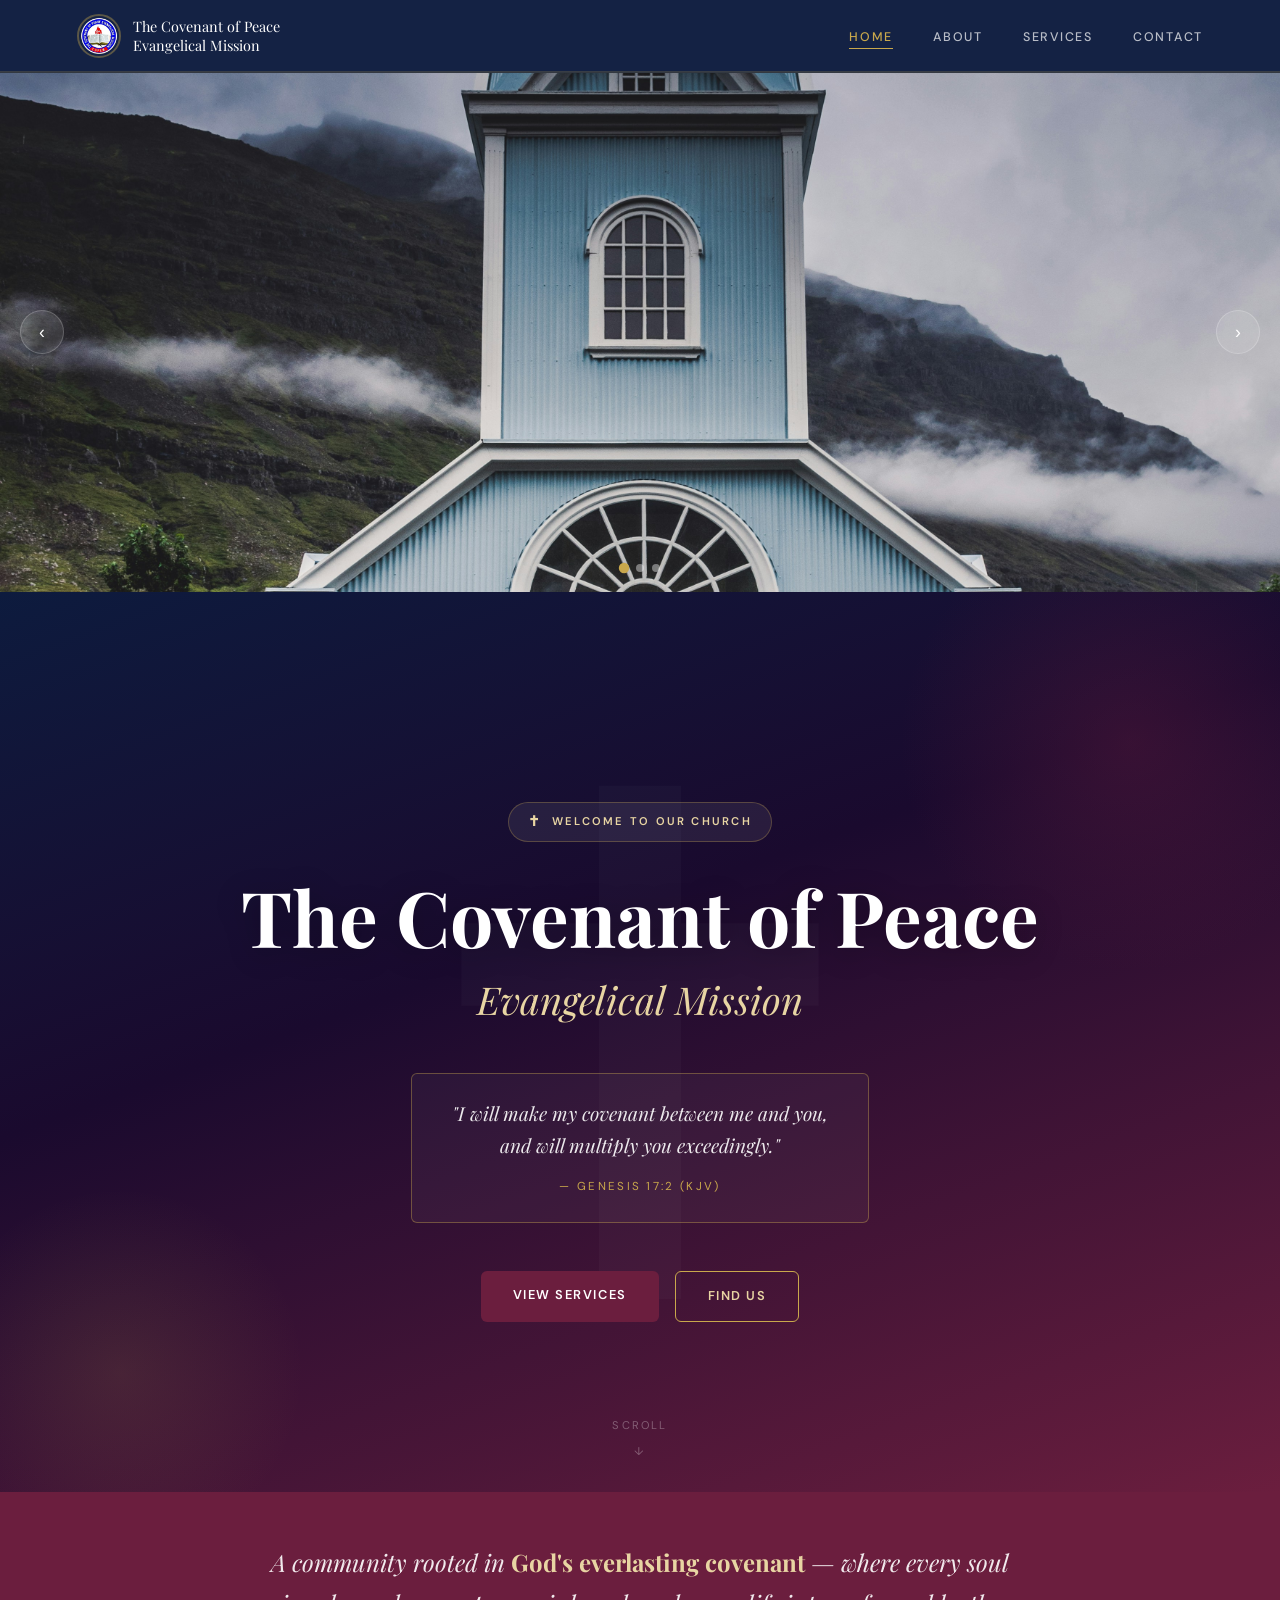
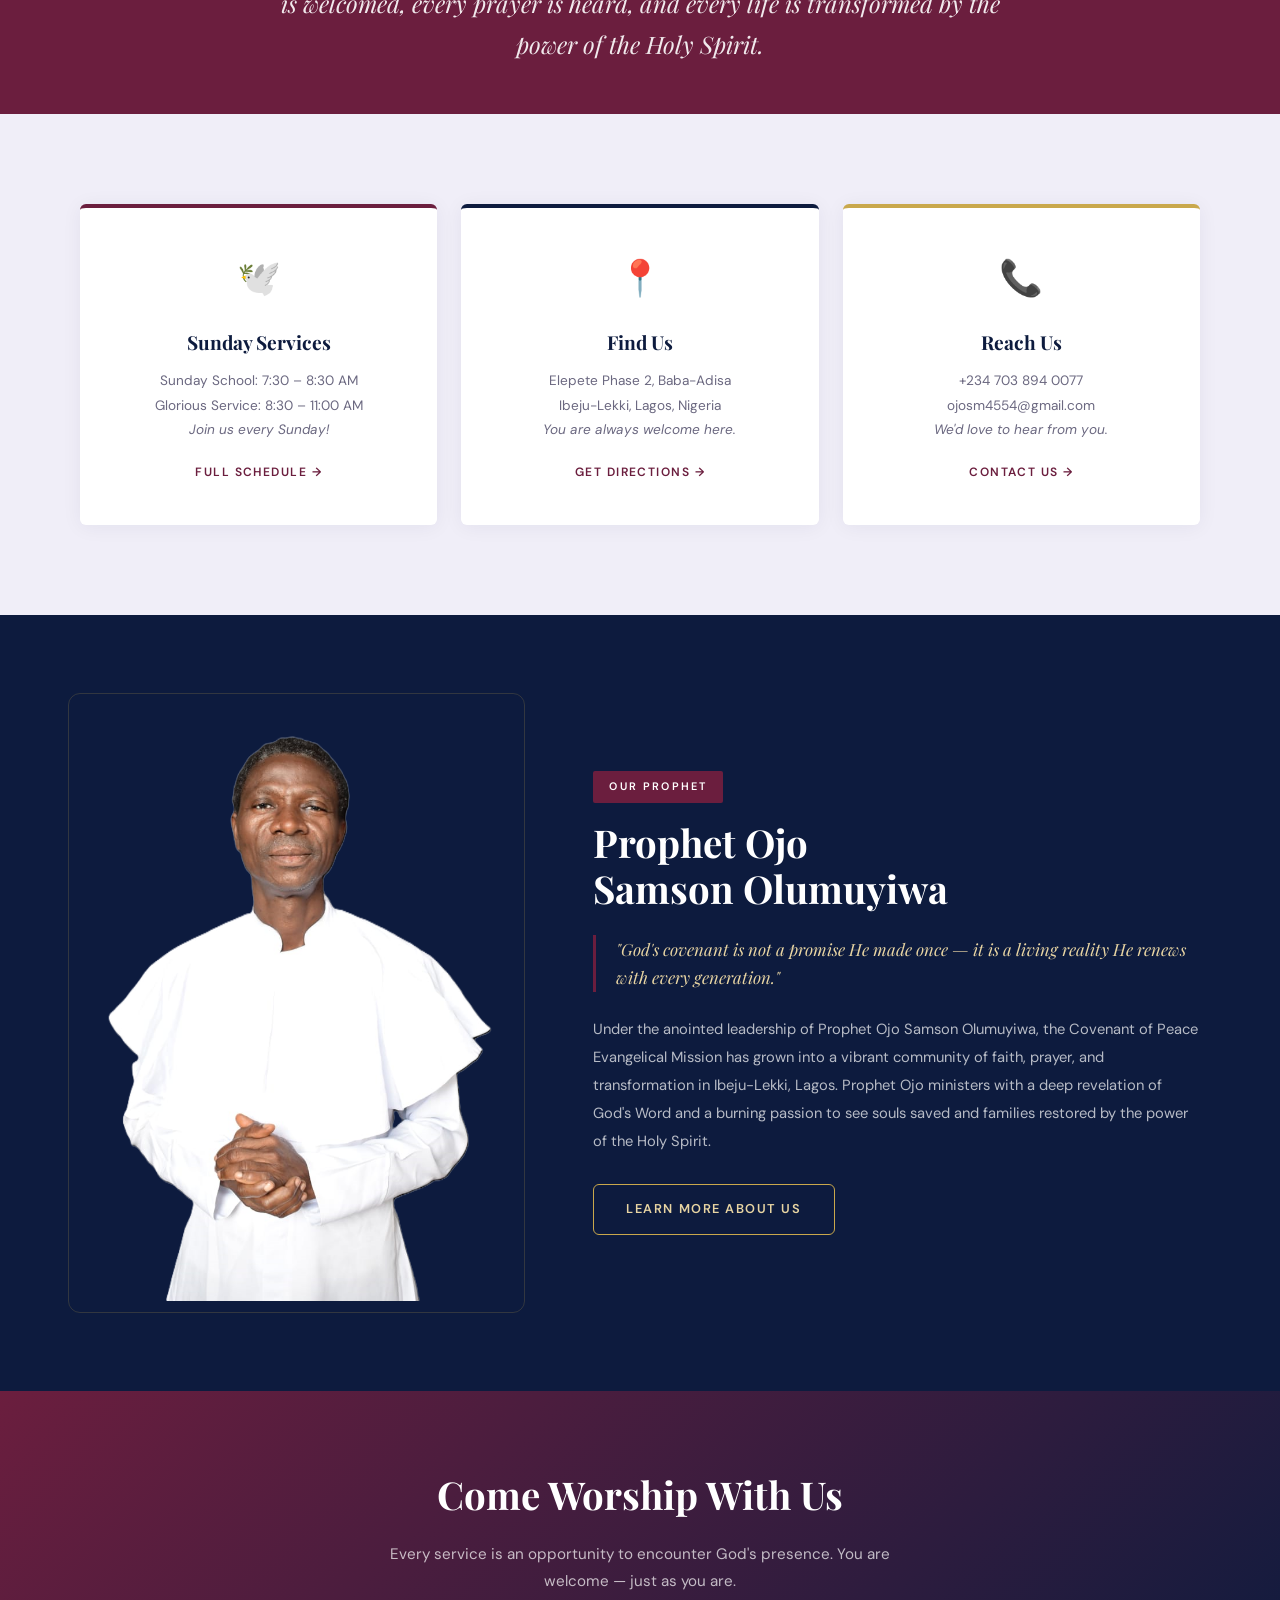
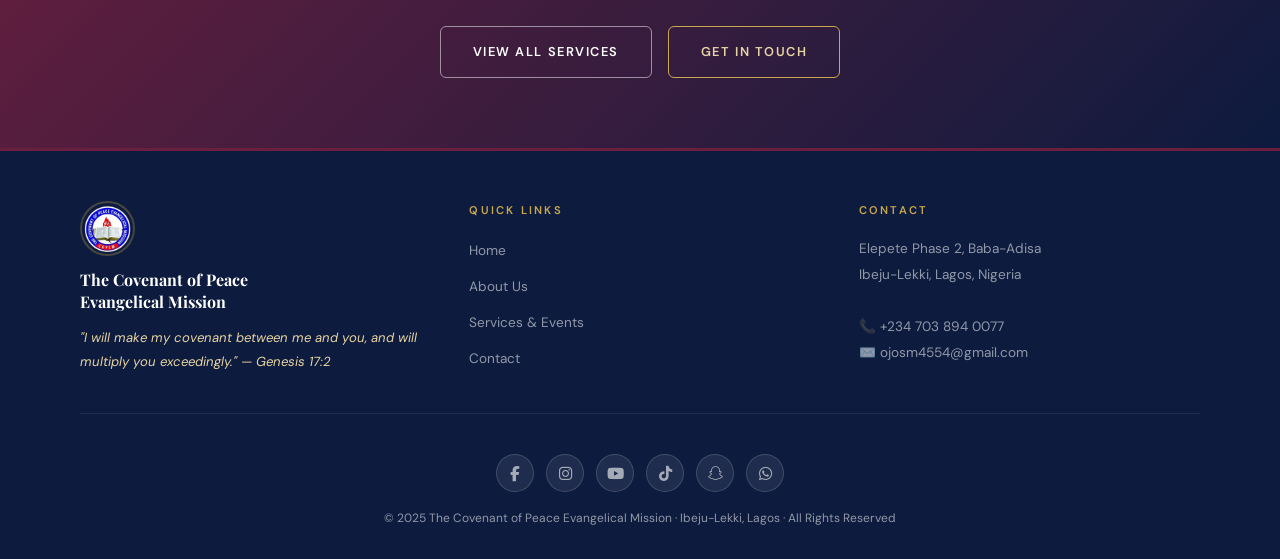
<file: index.html>
<!DOCTYPE html>
<html lang="en">

<head>
  <meta charset="UTF-8">
  <meta name="viewport" content="width=device-width, initial-scale=1.0">
  <title>Home|The Covenant of Peace Evangelical Mission</title>
  <link rel="stylesheet" href="styles.css">
  <link rel="stylesheet" href="https://cdnjs.cloudflare.com/ajax/libs/font-awesome/6.5.0/css/all.min.css">

  <style>

    .home-hero {
      min-height: 100vh;
      background: linear-gradient(160deg, var(--navy) 0%, #1a0a2e 40%, var(--wine) 100%);
      display: flex;
      flex-direction: column;
      align-items: center;
      justify-content: center;
      text-align: center;
      padding: 120px 6% 80px;
      position: relative;
      overflow: hidden;
    }

    .home-hero::before {
      content: '✝';
      position: absolute;
      font-size: 55vw;
      color: rgba(255,255,255,0.025);
      pointer-events: none;
      user-select: none;
      font-family: serif;
    }

    .hero-glow-1 {
      position: absolute;
      width: 500px; height: 500px;
      border-radius: 50%;
      background: radial-gradient(circle, rgba(107,30,62,0.35) 0%, transparent 65%);
      top: -100px; right: -100px;
      pointer-events: none;
    }

    .hero-glow-2 {
      position: absolute;
      width: 400px; height: 400px;
      border-radius: 50%;
      background: radial-gradient(circle, rgba(201,168,76,0.12) 0%, transparent 65%);
      bottom: -80px; left: -80px;
      pointer-events: none;
    }

    .hero-content { position: relative; z-index: 1; }

    .hero-badge {
      display: inline-flex;
      align-items: center;
      gap: 0.6rem;
      background: rgba(255,255,255,0.07);
      border: 1px solid rgba(201,168,76,0.3);
      border-radius: 50px;
      padding: 0.4rem 1.2rem;
      font-size: 0.7rem;
      font-weight: 600;
      letter-spacing: 0.2em;
      text-transform: uppercase;
      color: var(--gold-light);
      margin-bottom: 2rem;
    }

    .hero-badge span { font-size: 0.9rem; }

    .hero-title {
      font-family: 'Playfair Display', serif;
      font-size: clamp(2.4rem, 6vw, 5rem);
      font-weight: 700;
      color: var(--white);
      line-height: 1.1;
      margin-bottom: 0.5rem;
      text-shadow: 0 4px 30px rgba(0,0,0,0.3);
    }

    .hero-title-sub {
      font-family: 'Playfair Display', serif;
      font-size: clamp(1.4rem, 3vw, 2.4rem);
      font-weight: 400;
      font-style: italic;
      color: var(--gold-light);
      margin-bottom: 2.5rem;
    }

    .hero-verse {
      display: inline-block;
      border: 1px solid rgba(201,168,76,0.4);
      border-radius: var(--radius);
      padding: 1.4rem 2.5rem;
      max-width: 620px;
      margin: 0 auto 3rem;
      background: rgba(255,255,255,0.04);
    }

    .hero-verse blockquote {
      font-family: 'Playfair Display', serif;
      font-style: italic;
      font-size: clamp(1rem, 2vw, 1.2rem);
      color: rgba(255,255,255,0.9);
      line-height: 1.7;
      margin-bottom: 0.6rem;
    }

    .hero-verse cite {
      font-size: 0.72rem;
      letter-spacing: 0.2em;
      text-transform: uppercase;
      color: var(--gold);
      font-style: normal;
    }

    .hero-actions {
      display: flex;
      gap: 1rem;
      justify-content: center;
      flex-wrap: wrap;
    }

    .scroll-hint {
      position: absolute;
      bottom: 30px;
      left: 50%;
      transform: translateX(-50%);
      color: rgba(255,255,255,0.3);
      font-size: 0.7rem;
      letter-spacing: 0.2em;
      text-transform: uppercase;
      display: flex;
      flex-direction: column;
      align-items: center;
      gap: 0.4rem;
      animation: bounce 2s infinite;
    }

    @keyframes bounce {
      0%, 100% { transform: translateX(-50%) translateY(0); }
      50%       { transform: translateX(-50%) translateY(6px); }
    }

    .welcome-strip { background: var(--wine); padding: 50px 6%; text-align: center; }

    .welcome-strip p {
      font-family: 'Playfair Display', serif;
      font-style: italic;
      font-size: clamp(1.1rem, 2.5vw, 1.5rem);
      color: rgba(255,255,255,0.9);
      max-width: 750px;
      margin: 0 auto;
      line-height: 1.7;
    }

    .welcome-strip strong { color: var(--gold-light); font-style: normal; }

    .quickinfo { padding: var(--section-pad); background: var(--light-bg); }

    .quickinfo-grid {
      display: grid;
      grid-template-columns: repeat(3, 1fr);
      gap: 1.5rem;
      max-width: 1120px;
      margin: 0 auto;
    }

    .info-card {
      background: var(--white);
      border-radius: var(--radius);
      padding: 2.5rem 2rem;
      text-align: center;
      border-top: 4px solid var(--wine);
      box-shadow: 0 2px 20px rgba(13,27,62,0.06);
      transition: transform 0.3s ease, box-shadow 0.3s ease;
    }

    .info-card:hover { transform: translateY(-5px); box-shadow: 0 10px 40px rgba(13,27,62,0.12); }
    .info-card:nth-child(2) { border-top-color: var(--navy); }
    .info-card:nth-child(3) { border-top-color: var(--gold); }

    .info-icon { font-size: 2.2rem; margin-bottom: 1rem; }

    .info-card h3 { font-family: 'Playfair Display', serif; font-size: 1.2rem; color: var(--navy); margin-bottom: 0.6rem; }
    .info-card p { font-size: 0.85rem; color: var(--text-muted); line-height: 1.8; }

    .info-card a {
      display: inline-block;
      margin-top: 1.2rem;
      font-size: 0.75rem;
      font-weight: 600;
      letter-spacing: 0.12em;
      text-transform: uppercase;
      color: var(--wine);
      transition: color 0.3s;
    }

    .info-card a:hover { color: var(--navy); }

    .prophet-section { padding: var(--section-pad); background: var(--navy); color: var(--white); }

    .prophet-inner {
      max-width: 1120px;
      margin: 0 auto;
      display: grid;
      grid-template-columns: 1fr 1.4fr;
      gap: 5rem;
      align-items: center;
    }

    .prophet-image-wrap { position: relative; }

    .prophet-image-box {
      width: 100%;
      aspect-ratio: 3/4;
      background: linear-gradient(180deg, rgba(22,37,80,0.3) 0%, rgba(107,30,62,0.5) 100%);
      border-radius: var(--radius);
      display: flex;
      align-items: flex-end;
      justify-content: center;
      border: 1px solid rgba(201,168,76,0.2);
      overflow: hidden;
    }

    .prophet-image-wrap::after {
      content: '';
      position: absolute;
      inset: -12px;
      border: 1px solid rgba(201,168,76,0.2);
      border-radius: calc(var(--radius) + 6px);
      pointer-events: none;
    }

    .prophet-label {
      display: inline-block;
      background: var(--wine);
      color: var(--white);
      font-size: 0.68rem;
      font-weight: 600;
      letter-spacing: 0.2em;
      text-transform: uppercase;
      padding: 0.4rem 1rem;
      border-radius: 2px;
      margin-bottom: 1rem;
    }

    .prophet-name {
      font-family: 'Playfair Display', serif;
      font-size: clamp(1.8rem, 3vw, 2.6rem);
      font-weight: 700;
      color: var(--white);
      line-height: 1.2;
      margin-bottom: 1.5rem;
    }

    .prophet-quote {
      font-family: 'Playfair Display', serif;
      font-style: italic;
      font-size: 1.05rem;
      color: var(--gold-light);
      border-left: 3px solid var(--wine);
      padding-left: 1.2rem;
      margin-bottom: 1.5rem;
      line-height: 1.7;
    }

    .prophet-body { font-size: 0.92rem; color: rgba(255,255,255,0.7); line-height: 1.9; }

    .cta-banner {
      padding: 70px 6%;
      background: linear-gradient(135deg, var(--wine) 0%, var(--navy) 100%);
      text-align: center;
    }

    .cta-banner h2 { font-family: 'Playfair Display', serif; font-size: clamp(1.8rem, 3vw, 2.6rem); color: var(--white); margin-bottom: 0.8rem; }
    .cta-banner p { color: rgba(255,255,255,0.7); font-size: 0.95rem; max-width: 500px; margin: 0 auto 2rem; }
    .cta-actions { display: flex; gap: 1rem; justify-content: center; flex-wrap: wrap; }

    .navbar-logo { height: 44px; width: 44px; object-fit: contain; border-radius: 50%; border: 2px solid rgba(201,168,76,0.4); }

    .prophet-photo {
      width: 100%; height: 100%;
      object-fit: cover;
      object-position: top center;
      border-radius: var(--radius);
      display: block;
      image-rendering: high-quality;
    }

    .footer-logo { height: 55px; width: 55px; object-fit: contain; border-radius: 50%; margin-bottom: 0.8rem; border: 2px solid rgba(201,168,76,0.3); }

    @media (max-width: 768px) {
      .quickinfo-grid { grid-template-columns: 1fr; }
      .prophet-inner  { grid-template-columns: 1fr; gap: 2.5rem; }
    }

    /* ===== SLIDESHOW BANNER ===== */
.slideshow {
  position: relative;
  width: 100%;
  height: 520px;
  overflow: hidden;
  margin-top: 72px; /* clears the fixed navbar */
}

.slide {
  position: absolute;
  inset: 0;
  opacity: 0;
  transition: opacity 1.2s ease;
  background-size: cover;
  background-position: center;
  display: flex;
  align-items: center;
  justify-content: center;
}

.slide.active { opacity: 1; }

.slide-1 { background-image: url('images/slide1.jpg'); }
.slide-2 { background-image: url('images/slide2.jpg'); }
.slide-3 { background: linear-gradient(135deg, #6b1e3e, #1a0a2e); }

.slide-caption {
  text-align: center;
  color: black;
  z-index: 1;
  padding: 0 6%;
}

.slide-caption h2 {
  font-family: 'Playfair Display', serif;
  font-size: clamp(1.6rem, 4vw, 2.8rem);
  font-weight: 700;
  margin-bottom: 0.8rem;
  text-shadow: 0 2px 20px rgba(0,0,0,0.4);
}

.slide-caption p {
  font-size: clamp(0.9rem, 2vw, 1.1rem);
  color: rgba(10, 10, 10, 0.8);
  max-width: 560px;
  margin: 0 auto;
}

/* Dot indicators */
.slideshow-dots {
  position: absolute;
  bottom: 20px;
  left: 50%;
  transform: translateX(-50%);
  display: flex;
  gap: 8px;
  z-index: 2;
}

.dot {
  width: 8px; height: 8px;
  border-radius: 50%;
  background: rgba(255,255,255,0.4);
  cursor: pointer;
  transition: background 0.3s, transform 0.3s;
}

.dot.active {
  background: var(--gold);
  transform: scale(1.3);
}

/* Prev/Next arrows */
.slide-arrow {
  position: absolute;
  top: 50%;
  transform: translateY(-50%);
  background: rgba(255,255,255,0.1);
  border: 1px solid rgba(255,255,255,0.2);
  color: white;
  width: 44px; height: 44px;
  border-radius: 50%;
  font-size: 1.1rem;
  cursor: pointer;
  z-index: 2;
  transition: background 0.3s;
  display: flex;
  align-items: center;
  justify-content: center;
}

.slide-arrow:hover { background: rgba(255,255,255,0.25); }
.slide-arrow--prev { left: 20px; }
.slide-arrow--next { right: 20px; }

@media (max-width: 768px) {
  .slideshow { height: 320px; }
}
  </style>
</head>

<body>

  <nav class="navbar">
    <div class="navbar-brand">
      <img src="images/CHURCH_LOGO.png" alt="COPEM Church Logo" class="navbar-logo">
      <span class="navbar-name">The Covenant of Peace<br>Evangelical Mission</span>
    </div>
    <ul class="navbar-links">
      <li><a href="index.html" class="active">Home</a></li>
      <li><a href="about.html">About</a></li>
      <li><a href="services.html">Services</a></li>
      <li><a href="contact.html">Contact</a></li>
    </ul>
    <!-- Hamburger button — only visible on mobile -->
    <button class="hamburger" id="hamburger" aria-label="Toggle navigation menu">
      <span></span>
      <span></span>
      <span></span>
    </button>
  </nav>

  <!-- Mobile slide-down menu -->
  <div class="mobile-menu" id="mobile-menu">
    <ul>
      <li><a href="index.html" class="active">Home</a></li>
      <li><a href="about.html">About</a></li>
      <li><a href="services.html">Services</a></li>
      <li><a href="contact.html">Contact</a></li>
    </ul>
  </div>

  <!-- SLIDESHOW BANNER -->
<div class="slideshow" id="slideshow">

  <div class="slide slide-1 active"></div>

  <div class="slide slide-2"></div>

  <div class="slide slide-3"></div>

  <!-- Arrows -->
  <button class="slide-arrow slide-arrow--prev" onclick="moveSlide(-1)">‹</button>
  <button class="slide-arrow slide-arrow--next" onclick="moveSlide(1)">›</button>

  <!-- Dots -->
  <div class="slideshow-dots">
    <div class="dot active" onclick="goToSlide(0)"></div>
    <div class="dot" onclick="goToSlide(1)"></div>
    <div class="dot" onclick="goToSlide(2)"></div>
  </div>

</div>

  <section class="home-hero">
    <div class="hero-glow-1"></div>
    <div class="hero-glow-2"></div>

    <div class="hero-content">
      <div class="hero-badge animate-1">
        <span>✝</span> Welcome to Our Church
      </div>
      <h1 class="hero-title animate-2">The Covenant of Peace</h1>
      <p class="hero-title-sub animate-2">Evangelical Mission</p>

      <div class="hero-verse animate-3">
        <blockquote>
          "I will make my covenant between me and you,<br>
          and will multiply you exceedingly."
        </blockquote>
        <cite>— Genesis 17:2 (KJV)</cite>
      </div>

      <div class="hero-actions animate-4">
        <a href="services.html" class="btn btn--wine">View Services</a>
        <a href="contact.html" class="btn btn--outline-gold">Find Us</a>
      </div>
    </div>

    <div class="scroll-hint">
      <span>Scroll</span>
      <span>↓</span>
    </div>
  </section>

  <div class="welcome-strip">
    <p>
      A community rooted in <strong>God's everlasting covenant</strong> —
      where every soul is welcomed, every prayer is heard, and every life is transformed
      by the power of the Holy Spirit.
    </p>
  </div>

  <section class="quickinfo">
    <div class="quickinfo-grid">
      <div class="info-card animate-1">
        <div class="info-icon">🕊️</div>
        <h3>Sunday Services</h3>
        <p>Sunday School: 7:30 – 8:30 AM<br>Glorious Service: 8:30 – 11:00 AM<br><em>Join us every Sunday!</em></p>
        <a href="services.html">Full Schedule →</a>
      </div>
      <div class="info-card animate-2">
        <div class="info-icon">📍</div>
        <h3>Find Us</h3>
        <p>Elepete Phase 2, Baba-Adisa<br>Ibeju-Lekki, Lagos, Nigeria<br><em>You are always welcome here.</em></p>
        <a href="contact.html">Get Directions →</a>
      </div>
      <div class="info-card animate-3">
        <div class="info-icon">📞</div>
        <h3>Reach Us</h3>
        <p>+234 703 894 0077<br>ojosm4554@gmail.com<br><em>We'd love to hear from you.</em></p>
        <a href="contact.html">Contact Us →</a>
      </div>
    </div>
  </section>

  <section class="prophet-section">
    <div class="prophet-inner">
      <div class="prophet-image-wrap animate-1">
        <img src="images/PROPHET_OJO.png" alt="Prophet Ojo Samson Olumuyiwa" class="prophet-photo">
      </div>
      <div class="animate-2">
        <span class="prophet-label">Our Prophet</span>
        <h2 class="prophet-name">Prophet Ojo<br>Samson Olumuyiwa</h2>
        <blockquote class="prophet-quote">
          "God's covenant is not a promise He made once —
          it is a living reality He renews with every generation."
        </blockquote>
        <p class="prophet-body">
          Under the anointed leadership of Prophet Ojo Samson Olumuyiwa,
          the Covenant of Peace Evangelical Mission has grown into a vibrant
          community of faith, prayer, and transformation in Ibeju-Lekki, Lagos.
          Prophet Ojo ministers with a deep revelation of God's Word and a burning
          passion to see souls saved and families restored by the power of the Holy Spirit.
        </p>
        <br>
        <a href="about.html" class="btn btn--outline-gold">Learn More About Us</a>
      </div>
    </div>
  </section>

  <section class="cta-banner">
    <h2>Come Worship With Us</h2>
    <p>Every service is an opportunity to encounter God's presence. You are welcome — just as you are.</p>
    <div class="cta-actions">
      <a href="services.html" class="btn btn--outline-white">View All Services</a>
      <a href="contact.html" class="btn btn--outline-gold">Get In Touch</a>
    </div>
  </section>

  <footer class="footer">
    <div class="footer-grid">
      <div class="footer-brand">
        <img src="images/CHURCH_LOGO.png" alt="COPEM Logo" class="footer-logo">
        <h3>The Covenant of Peace<br>Evangelical Mission</h3>
        <p>"I will make my covenant between me and you, and will multiply you exceedingly." — Genesis 17:2</p>
      </div>
      <div class="footer-col">
        <h4>Quick Links</h4>
        <ul>
          <li><a href="index.html">Home</a></li>
          <li><a href="about.html">About Us</a></li>
          <li><a href="services.html">Services & Events</a></li>
          <li><a href="contact.html">Contact</a></li>
        </ul>
      </div>
      <div class="footer-col">
        <h4>Contact</h4>
        <p>Elepete Phase 2, Baba-Adisa<br>Ibeju-Lekki, Lagos, Nigeria<br><br>📞 +234 703 894 0077<br>✉️ ojosm4554@gmail.com</p>
      </div>
    </div>
<div class="footer-bottom">
  <div class="social-icons">
    <a href="#" class="social-icon" aria-label="Facebook"><i class="fab fa-facebook-f"></i></a>
    <a href="#" class="social-icon" aria-label="Instagram"><i class="fab fa-instagram"></i></a>
    <a href="#" class="social-icon" aria-label="YouTube"><i class="fab fa-youtube"></i></a>
    <a href="#" class="social-icon" aria-label="TikTok"><i class="fab fa-tiktok"></i></a>
    <a href="#" class="social-icon" aria-label="Snapchat"><i class="fab fa-snapchat"></i></a>
    <a href="https://wa.me/2347038940077" class="social-icon" aria-label="WhatsApp"><i class="fab fa-whatsapp"></i></a>
  </div>
    <p>© 2025 The Covenant of Peace Evangelical Mission · Ibeju-Lekki, Lagos · All Rights Reserved</p>
  </div>
  </footer>

  <script>
    const hamburger = document.getElementById('hamburger');
    const mobileMenu = document.getElementById('mobile-menu');

    hamburger.addEventListener('click', () => {
      hamburger.classList.toggle('open');
      mobileMenu.classList.toggle('open');
    });

    // Close menu when any link is clicked
    mobileMenu.querySelectorAll('a').forEach(link => {
      link.addEventListener('click', () => {
        hamburger.classList.remove('open');
        mobileMenu.classList.remove('open');
      });
    });

    // Slideshow
const slides = document.querySelectorAll('.slide');
const dots = document.querySelectorAll('.dot');
let current = 0;
let timer = setInterval(() => moveSlide(1), 8000);

function moveSlide(dir) {
  goToSlide((current + dir + slides.length) % slides.length);
}

function goToSlide(n) {
  slides[current].classList.remove('active');
  dots[current].classList.remove('active');
  current = n;
  slides[current].classList.add('active');
  dots[current].classList.add('active');
  clearInterval(timer);
  timer = setInterval(() => moveSlide(1), 8000);
}
  </script>

</body>
</html>
</file>
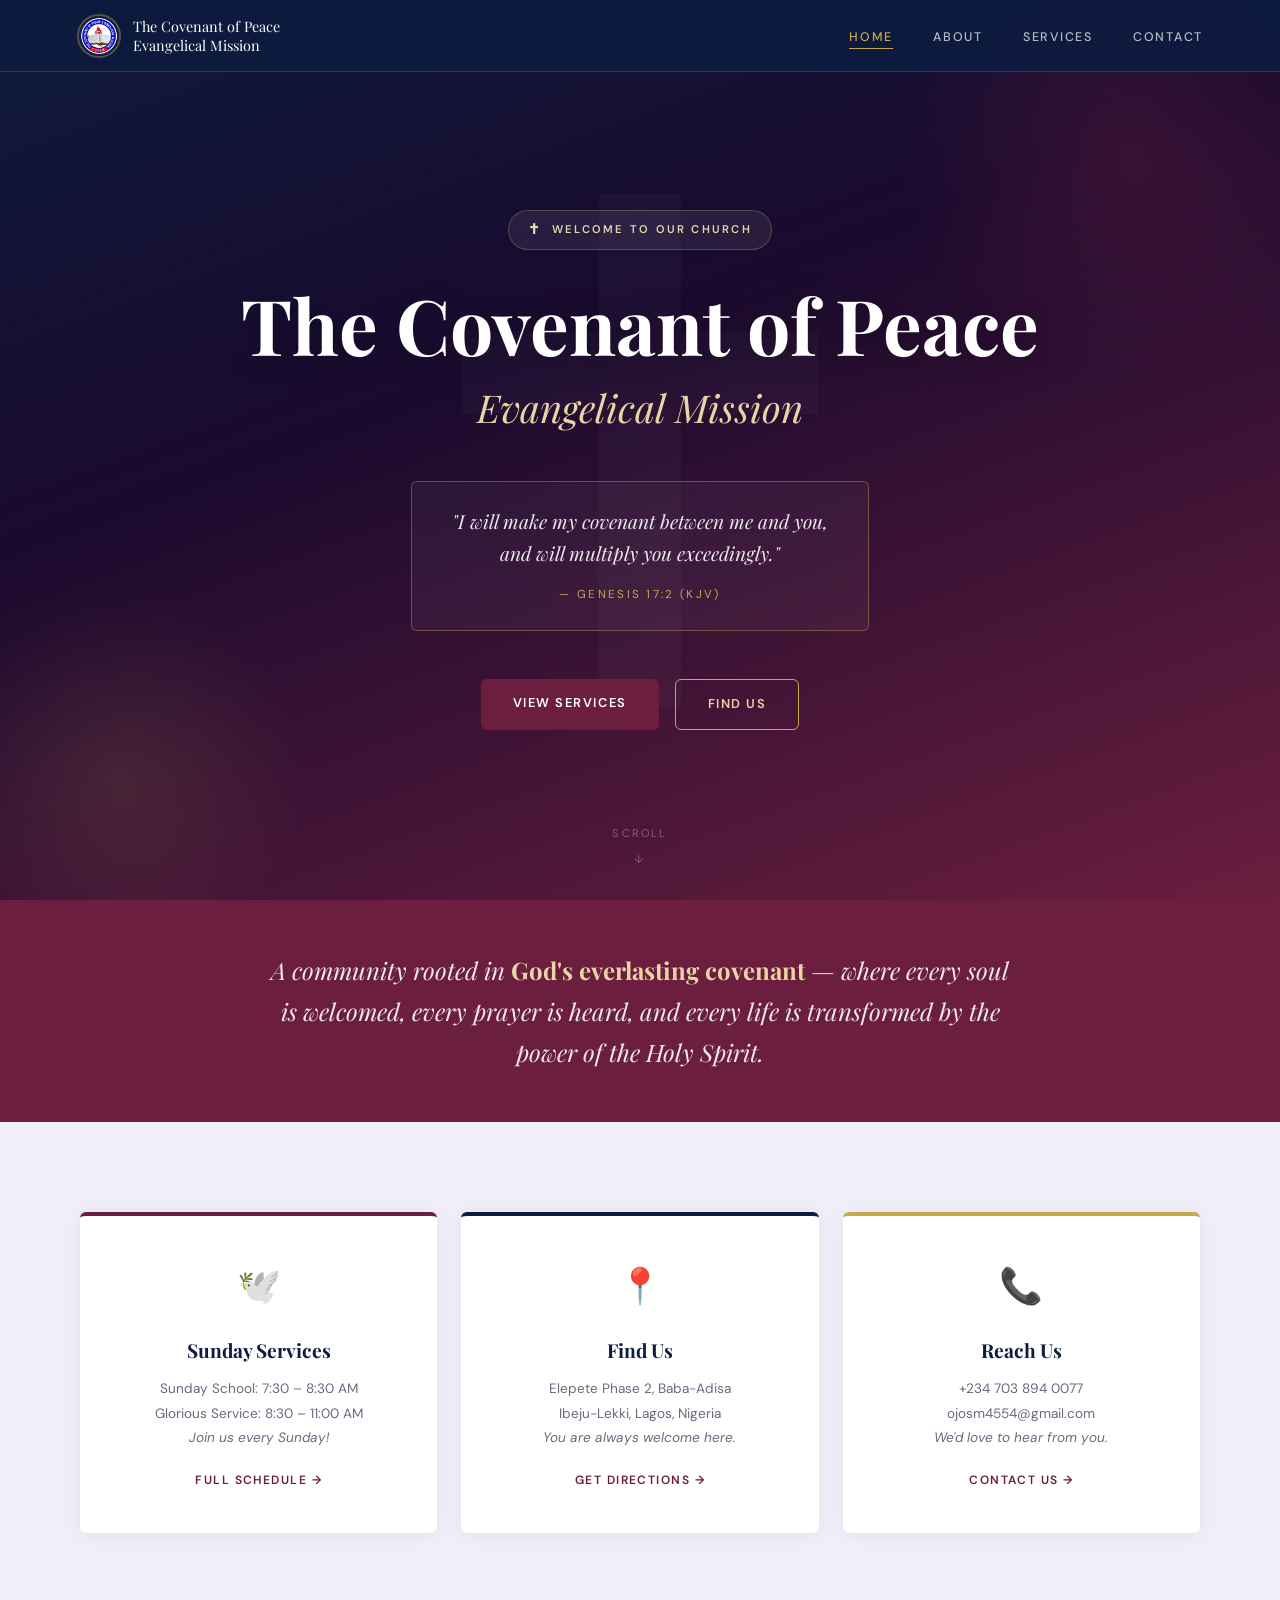
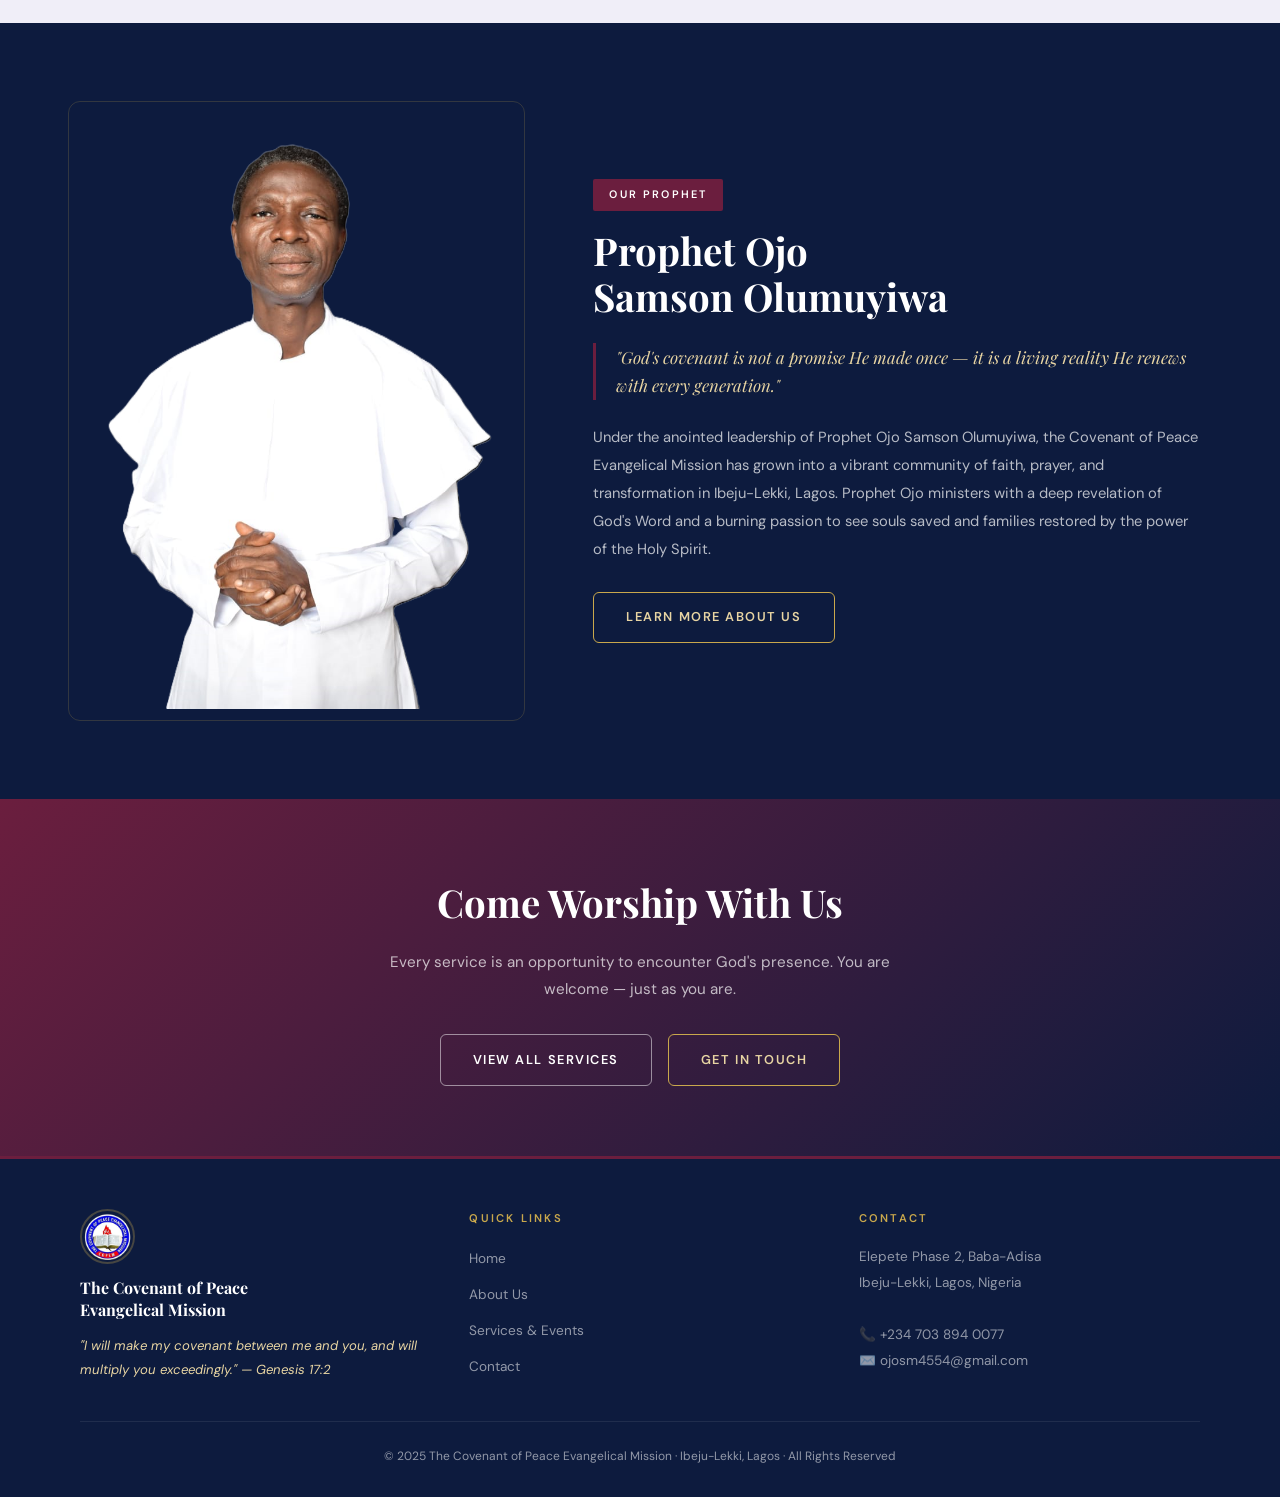
<file: church-site/index.html>
<!DOCTYPE html>
<html lang="en">

<head>
  <meta charset="UTF-8">
  <meta name="viewport" content="width=device-width, initial-scale=1.0">
  <title>Home — The Covenant of Peace Evangelical Mission</title>

  <!--
    rel="stylesheet" links our external CSS file.
    The browser loads styles.css and applies all
    the rules we wrote there to this page.
  -->
  <link rel="stylesheet" href="styles.css">

  <!--
    Page-specific styles go here.
    Only the HOME page needs these rules,
    so we keep them separate from styles.css
  -->
  <style>

    /* ===== HERO SECTION =====
       The full-screen banner on the home page.
       100vh = 100% of the visible screen height.
    */
    .home-hero {
      min-height: 100vh;
      background: linear-gradient(160deg, var(--navy) 0%, #1a0a2e 40%, var(--wine) 100%);
      display: flex;
      flex-direction: column;  /* Stack children vertically */
      align-items: center;     /* Center horizontally */
      justify-content: center; /* Center vertically */
      text-align: center;
      padding: 120px 6% 80px;
      position: relative;
      overflow: hidden;
    }

    /* Large decorative cross watermark in the background */
    .home-hero::before {
      content: '✝';
      position: absolute;
      font-size: 55vw;  /* vw = viewport width — scales with screen */
      color: rgba(255,255,255,0.025);
      pointer-events: none; /* Clicks pass through this element */
      user-select: none;    /* Can't be selected/copied */
      font-family: serif;
    }

    /* Glowing orbs — purely decorative atmosphere */
    .hero-glow-1 {
      position: absolute;
      width: 500px;
      height: 500px;
      border-radius: 50%;
      background: radial-gradient(circle, rgba(107,30,62,0.35) 0%, transparent 65%);
      top: -100px; right: -100px;
      pointer-events: none;
    }

    .hero-glow-2 {
      position: absolute;
      width: 400px;
      height: 400px;
      border-radius: 50%;
      background: radial-gradient(circle, rgba(201,168,76,0.12) 0%, transparent 65%);
      bottom: -80px; left: -80px;
      pointer-events: none;
    }

    /* The content sits above the decorative layers */
    .hero-content {
      position: relative;
      z-index: 1;
    }

    .hero-badge {
      display: inline-flex;
      align-items: center;
      gap: 0.6rem;
      background: rgba(255,255,255,0.07);
      border: 1px solid rgba(201,168,76,0.3);
      border-radius: 50px; /* Pill shape */
      padding: 0.4rem 1.2rem;
      font-size: 0.7rem;
      font-weight: 600;
      letter-spacing: 0.2em;
      text-transform: uppercase;
      color: var(--gold-light);
      margin-bottom: 2rem;
    }

    .hero-badge span { font-size: 0.9rem; }

    /* Main church name — the biggest text on the page */
    .hero-title {
      font-family: 'Playfair Display', serif;
      font-size: clamp(2.4rem, 6vw, 5rem);
      font-weight: 700;
      color: var(--white);
      line-height: 1.1;
      margin-bottom: 0.5rem;
      text-shadow: 0 4px 30px rgba(0,0,0,0.3);
    }

    .hero-title-sub {
      font-family: 'Playfair Display', serif;
      font-size: clamp(1.4rem, 3vw, 2.4rem);
      font-weight: 400;
      font-style: italic;
      color: var(--gold-light);
      margin-bottom: 2.5rem;
    }

    /* The gold decorative border around the Bible verse */
    .hero-verse {
      display: inline-block;
      border: 1px solid rgba(201,168,76,0.4);
      border-radius: var(--radius);
      padding: 1.4rem 2.5rem;
      max-width: 620px;
      margin: 0 auto 3rem;
      background: rgba(255,255,255,0.04);
    }

    .hero-verse blockquote {
      font-family: 'Playfair Display', serif;
      font-style: italic;
      font-size: clamp(1rem, 2vw, 1.2rem);
      color: rgba(255,255,255,0.9);
      line-height: 1.7;
      margin-bottom: 0.6rem;
    }

    .hero-verse cite {
      font-size: 0.72rem;
      letter-spacing: 0.2em;
      text-transform: uppercase;
      color: var(--gold);
      font-style: normal;
    }

    /* Two side-by-side buttons */
    .hero-actions {
      display: flex;
      gap: 1rem;
      justify-content: center;
      flex-wrap: wrap; /* Wrap on small screens */
    }

    /* Scroll indicator arrow at bottom of hero */
    .scroll-hint {
      position: absolute;
      bottom: 30px;
      left: 50%;
      transform: translateX(-50%);
      color: rgba(255,255,255,0.3);
      font-size: 0.7rem;
      letter-spacing: 0.2em;
      text-transform: uppercase;
      display: flex;
      flex-direction: column;
      align-items: center;
      gap: 0.4rem;
      animation: bounce 2s infinite;
    }

    @keyframes bounce {
      0%, 100% { transform: translateX(-50%) translateY(0); }
      50%       { transform: translateX(-50%) translateY(6px); }
    }

    /* ===== WELCOME STRIP =====
       A short bold statement section
    */
    .welcome-strip {
      background: var(--wine);
      padding: 50px 6%;
      text-align: center;
    }

    .welcome-strip p {
      font-family: 'Playfair Display', serif;
      font-style: italic;
      font-size: clamp(1.1rem, 2.5vw, 1.5rem);
      color: rgba(255,255,255,0.9);
      max-width: 750px;
      margin: 0 auto;
      line-height: 1.7;
    }

    .welcome-strip strong {
      color: var(--gold-light);
      font-style: normal;
    }

    /* ===== QUICK INFO CARDS ===== */
    .quickinfo {
      padding: var(--section-pad);
      background: var(--light-bg);
    }

    /* CSS Grid: 3 equal columns */
    .quickinfo-grid {
      display: grid;
      grid-template-columns: repeat(3, 1fr);
      gap: 1.5rem;
      max-width: 1120px;
      margin: 0 auto;
    }

    .info-card {
      background: var(--white);
      border-radius: var(--radius);
      padding: 2.5rem 2rem;
      text-align: center;
      border-top: 4px solid var(--wine);
      /* box-shadow adds a subtle drop shadow */
      box-shadow: 0 2px 20px rgba(13,27,62,0.06);
      transition: transform 0.3s ease, box-shadow 0.3s ease;
    }

    .info-card:hover {
      transform: translateY(-5px);
      box-shadow: 0 10px 40px rgba(13,27,62,0.12);
    }

    .info-card:nth-child(2) { border-top-color: var(--navy); }
    .info-card:nth-child(3) { border-top-color: var(--gold); }
    /* nth-child targets specific children by position */

    .info-icon {
      font-size: 2.2rem;
      margin-bottom: 1rem;
    }

    .info-card h3 {
      font-family: 'Playfair Display', serif;
      font-size: 1.2rem;
      color: var(--navy);
      margin-bottom: 0.6rem;
    }

    .info-card p {
      font-size: 0.85rem;
      color: var(--text-muted);
      line-height: 1.8;
    }

    .info-card a {
      display: inline-block;
      margin-top: 1.2rem;
      font-size: 0.75rem;
      font-weight: 600;
      letter-spacing: 0.12em;
      text-transform: uppercase;
      color: var(--wine);
      transition: color 0.3s;
    }

    .info-card a:hover { color: var(--navy); }

    /* ===== PROPHET SECTION ===== */
    .prophet-section {
      padding: var(--section-pad);
      background: var(--navy);
      color: var(--white);
    }

    .prophet-inner {
      max-width: 1120px;
      margin: 0 auto;
      display: grid;
      grid-template-columns: 1fr 1.4fr;
      gap: 5rem;
      align-items: center;
    }

    /* The styled placeholder where a photo would go */
    .prophet-image-wrap {
      position: relative;
    }

    .prophet-image-box {
      width: 100%;
      aspect-ratio: 3/4;
      /*
        The photo has a transparent background so we use a
        subtle gradient that shows through — making the prophet
        appear to naturally emerge from the dark section.
      */
      background: linear-gradient(180deg, rgba(22,37,80,0.3) 0%, rgba(107,30,62,0.5) 100%);
      border-radius: var(--radius);
      display: flex;
      align-items: flex-end;
      justify-content: center;
      border: 1px solid rgba(201,168,76,0.2);
      overflow: hidden;
    }

    /* Gold accent border that sits slightly offset */
    .prophet-image-wrap::after {
      content: '';
      position: absolute;
      inset: -12px;    /* inset is shorthand for top/right/bottom/left */
      border: 1px solid rgba(201,168,76,0.2);
      border-radius: calc(var(--radius) + 6px);
      pointer-events: none;
    }

    .prophet-label {
      display: inline-block;
      background: var(--wine);
      color: var(--white);
      font-size: 0.68rem;
      font-weight: 600;
      letter-spacing: 0.2em;
      text-transform: uppercase;
      padding: 0.4rem 1rem;
      border-radius: 2px;
      margin-bottom: 1rem;
    }

    .prophet-name {
      font-family: 'Playfair Display', serif;
      font-size: clamp(1.8rem, 3vw, 2.6rem);
      font-weight: 700;
      color: var(--white);
      line-height: 1.2;
      margin-bottom: 1.5rem;
    }

    .prophet-quote {
      font-family: 'Playfair Display', serif;
      font-style: italic;
      font-size: 1.05rem;
      color: var(--gold-light);
      border-left: 3px solid var(--wine);
      padding-left: 1.2rem;
      margin-bottom: 1.5rem;
      line-height: 1.7;
    }

    .prophet-body {
      font-size: 0.92rem;
      color: rgba(255,255,255,0.7);
      line-height: 1.9;
    }

    /* ===== CALL TO ACTION BANNER ===== */
    .cta-banner {
      padding: 70px 6%;
      background: linear-gradient(135deg, var(--wine) 0%, var(--navy) 100%);
      text-align: center;
    }

    .cta-banner h2 {
      font-family: 'Playfair Display', serif;
      font-size: clamp(1.8rem, 3vw, 2.6rem);
      color: var(--white);
      margin-bottom: 0.8rem;
    }

    .cta-banner p {
      color: rgba(255,255,255,0.7);
      font-size: 0.95rem;
      max-width: 500px;
      margin: 0 auto 2rem;
    }

    .cta-actions {
      display: flex;
      gap: 1rem;
      justify-content: center;
      flex-wrap: wrap;
    }

    /* ===== LOGO & PROPHET PHOTO STYLES ===== */

    /*
      The logo image in the navbar.
      We set a fixed height; width adjusts automatically.
      object-fit: contain = keeps full logo visible without cropping.
    */
    .navbar-logo {
      height: 44px;
      width: 44px;
      object-fit: contain;
      border-radius: 50%; /* Makes it circular */
      border: 2px solid rgba(201,168,76,0.4);
    }

    /*
      The prophet's photo fills the portrait box.
      object-fit: cover = fills the area, crops if needed (like a background).
      object-position: top = keeps the face visible when cropped.
    */
    .prophet-photo {
      width: 100%;
      height: 100%;
      object-fit: cover;
      object-position: top center;
      border-radius: var(--radius);
      display: block;
      /*
        image-rendering: high-quality tells the browser to use
        the best possible scaling method — keeps it sharp.
      */
      image-rendering: high-quality;
    }

    /* Logo in the footer — slightly larger */
    .footer-logo {
      height: 55px;
      width: 55px;
      object-fit: contain;
      border-radius: 50%;
      margin-bottom: 0.8rem;
      border: 2px solid rgba(201,168,76,0.3);
    }

    /* ===== MOBILE ===== */
    @media (max-width: 768px) {
      .quickinfo-grid { grid-template-columns: 1fr; }
      .prophet-inner  { grid-template-columns: 1fr; gap: 2.5rem; }
    }

  </style>
</head>

<body>

  <!-- ============================================================
    NAVIGATION
    The <nav> tag is semantic HTML — it tells browsers and
    screen readers "this is the navigation menu."
    Each <a href="page.html"> links to another HTML file.
  ============================================================ -->
  <nav class="navbar">
    <div class="navbar-brand">
      <!--
        <img> tag displays an image.
        src="images/CHURCH_LOGO.png" is the PATH to the image file.
        Since our images/ folder is next to index.html, we write images/filename.
        alt= describes the image for screen readers and if image fails to load.
      -->
      <img src="images/CHURCH_LOGO.png" alt="COPEM Church Logo" class="navbar-logo">
      <span class="navbar-name">The Covenant of Peace<br>Evangelical Mission</span>
    </div>
    <ul class="navbar-links">
      <!-- class="active" highlights the current page link -->
      <li><a href="index.html" class="active">Home</a></li>
      <li><a href="about.html">About</a></li>
      <li><a href="services.html">Services</a></li>
      <li><a href="contact.html">Contact</a></li>
    </ul>
  </nav>

  <!-- ============================================================
    HERO SECTION
    The first thing visitors see. Full screen height (100vh).
  ============================================================ -->
  <section class="home-hero">
    <div class="hero-glow-1"></div>
    <div class="hero-glow-2"></div>

    <div class="hero-content">

      <!-- Animated badge -->
      <div class="hero-badge animate-1">
        <span>✝</span> Welcome to Our Church
      </div>

      <!-- Main heading — split for visual weight -->
      <h1 class="hero-title animate-2">
        The Covenant of Peace
      </h1>
      <p class="hero-title-sub animate-2">
        Evangelical Mission
      </p>

      <!-- Bible verse display -->
      <div class="hero-verse animate-3">
        <blockquote>
          "I will make my covenant between me and you,<br>
          and will multiply you exceedingly."
        </blockquote>
        <cite>— Genesis 17:2 (KJV)</cite>
      </div>

      <!-- Call to action buttons -->
      <div class="hero-actions animate-4">
        <!--
          href="services.html" links to the Services page.
          When clicked, the browser loads that file.
        -->
        <a href="services.html" class="btn btn--wine">View Services</a>
        <a href="contact.html" class="btn btn--outline-gold">Find Us</a>
      </div>

    </div>

    <!-- Scroll hint at the bottom -->
    <div class="scroll-hint">
      <span>Scroll</span>
      <span>↓</span>
    </div>
  </section>

  <!-- ============================================================
    WELCOME STRIP
    A short inspiring message beneath the hero.
  ============================================================ -->
  <div class="welcome-strip">
    <p>
      A community rooted in <strong>God's everlasting covenant</strong> —
      where every soul is welcomed, every prayer is heard, and every life is transformed
      by the power of the Holy Spirit.
    </p>
  </div>

  <!-- ============================================================
    QUICK INFO CARDS
    Three at-a-glance cards linking to deeper pages.
  ============================================================ -->
  <section class="quickinfo">
    <div class="quickinfo-grid">

      <!-- Card 1: Service Times -->
      <div class="info-card animate-1">
        <div class="info-icon">🕊️</div>
        <h3>Sunday Services</h3>
        <p>
          Sunday School: 7:30 – 8:30 AM<br>
          Glorious Service: 8:30 – 11:00 AM<br>
          <em>Join us every Sunday!</em>
        </p>
        <a href="services.html">Full Schedule →</a>
      </div>

      <!-- Card 2: Location -->
      <div class="info-card animate-2">
        <div class="info-icon">📍</div>
        <h3>Find Us</h3>
        <p>
          Elepete Phase 2, Baba-Adisa<br>
          Ibeju-Lekki, Lagos, Nigeria<br>
          <em>You are always welcome here.</em>
        </p>
        <a href="contact.html">Get Directions →</a>
      </div>

      <!-- Card 3: Contact -->
      <div class="info-card animate-3">
        <div class="info-icon">📞</div>
        <h3>Reach Us</h3>
        <p>
          +234 703 894 0077<br>
          ojosm4554@gmail.com<br>
          <em>We'd love to hear from you.</em>
        </p>
        <a href="contact.html">Contact Us →</a>
      </div>

    </div>
  </section>

  <!-- ============================================================
    PROPHET SECTION
    Features the church leader with a styled layout.
  ============================================================ -->
  <section class="prophet-section">
    <div class="prophet-inner">

      <!-- Left: portrait placeholder -->
      <div class="prophet-image-wrap animate-1">
        <!--
          object-fit: cover in CSS makes the image fill the box
          without stretching — like a background-size: cover.
        -->
        <img src="images/PROPHET_OJO.png" alt="Prophet Ojo Samson Olumuyiwa" class="prophet-photo">
      </div>

      <!-- Right: text content -->
      <div class="animate-2">
        <span class="prophet-label">Our Prophet</span>
        <h2 class="prophet-name">Prophet Ojo<br>Samson Olumuyiwa</h2>

        <blockquote class="prophet-quote">
          "God's covenant is not a promise He made once —
          it is a living reality He renews with every generation."
        </blockquote>

        <p class="prophet-body">
          Under the anointed leadership of Prophet Ojo Samson Olumuyiwa,
          the Covenant of Peace Evangelical Mission has grown into a vibrant
          community of faith, prayer, and transformation in Ibeju-Lekki, Lagos.
          Prophet Ojo ministers with a deep revelation of God's Word and a burning
          passion to see souls saved and families restored by the power of the Holy Spirit.
        </p>

        <br>
        <a href="about.html" class="btn btn--outline-gold">Learn More About Us</a>
      </div>

    </div>
  </section>

  <!-- ============================================================
    CALL TO ACTION BANNER
    Encourages visitors to come to church or get in touch.
  ============================================================ -->
  <section class="cta-banner">
    <h2>Come Worship With Us</h2>
    <p>Every service is an opportunity to encounter God's presence. You are welcome — just as you are.</p>
    <div class="cta-actions">
      <a href="services.html" class="btn btn--outline-white">View All Services</a>
      <a href="contact.html" class="btn btn--outline-gold">Get In Touch</a>
    </div>
  </section>

  <!-- ============================================================
    FOOTER
    Shared across all pages.
  ============================================================ -->
  <footer class="footer">
    <div class="footer-grid">

      <!-- Column 1: Brand -->
      <div class="footer-brand">
        <img src="images/CHURCH_LOGO.png" alt="COPEM Logo" class="footer-logo">
        <h3>The Covenant of Peace<br>Evangelical Mission</h3>
        <p>"I will make my covenant between me and you, and will multiply you exceedingly." — Genesis 17:2</p>
      </div>

      <!-- Column 2: Quick links -->
      <div class="footer-col">
        <h4>Quick Links</h4>
        <ul>
          <li><a href="index.html">Home</a></li>
          <li><a href="about.html">About Us</a></li>
          <li><a href="services.html">Services & Events</a></li>
          <li><a href="contact.html">Contact</a></li>
        </ul>
      </div>

      <!-- Column 3: Contact -->
      <div class="footer-col">
        <h4>Contact</h4>
        <p>
          Elepete Phase 2, Baba-Adisa<br>
          Ibeju-Lekki, Lagos, Nigeria<br><br>
          📞 +234 703 894 0077<br>
          ✉️ ojosm4554@gmail.com
        </p>
      </div>

    </div>

    <div class="footer-bottom">
      <p>© 2025 The Covenant of Peace Evangelical Mission · Ibeju-Lekki, Lagos · All Rights Reserved</p>
    </div>
  </footer>

</body>
</html>
</file>
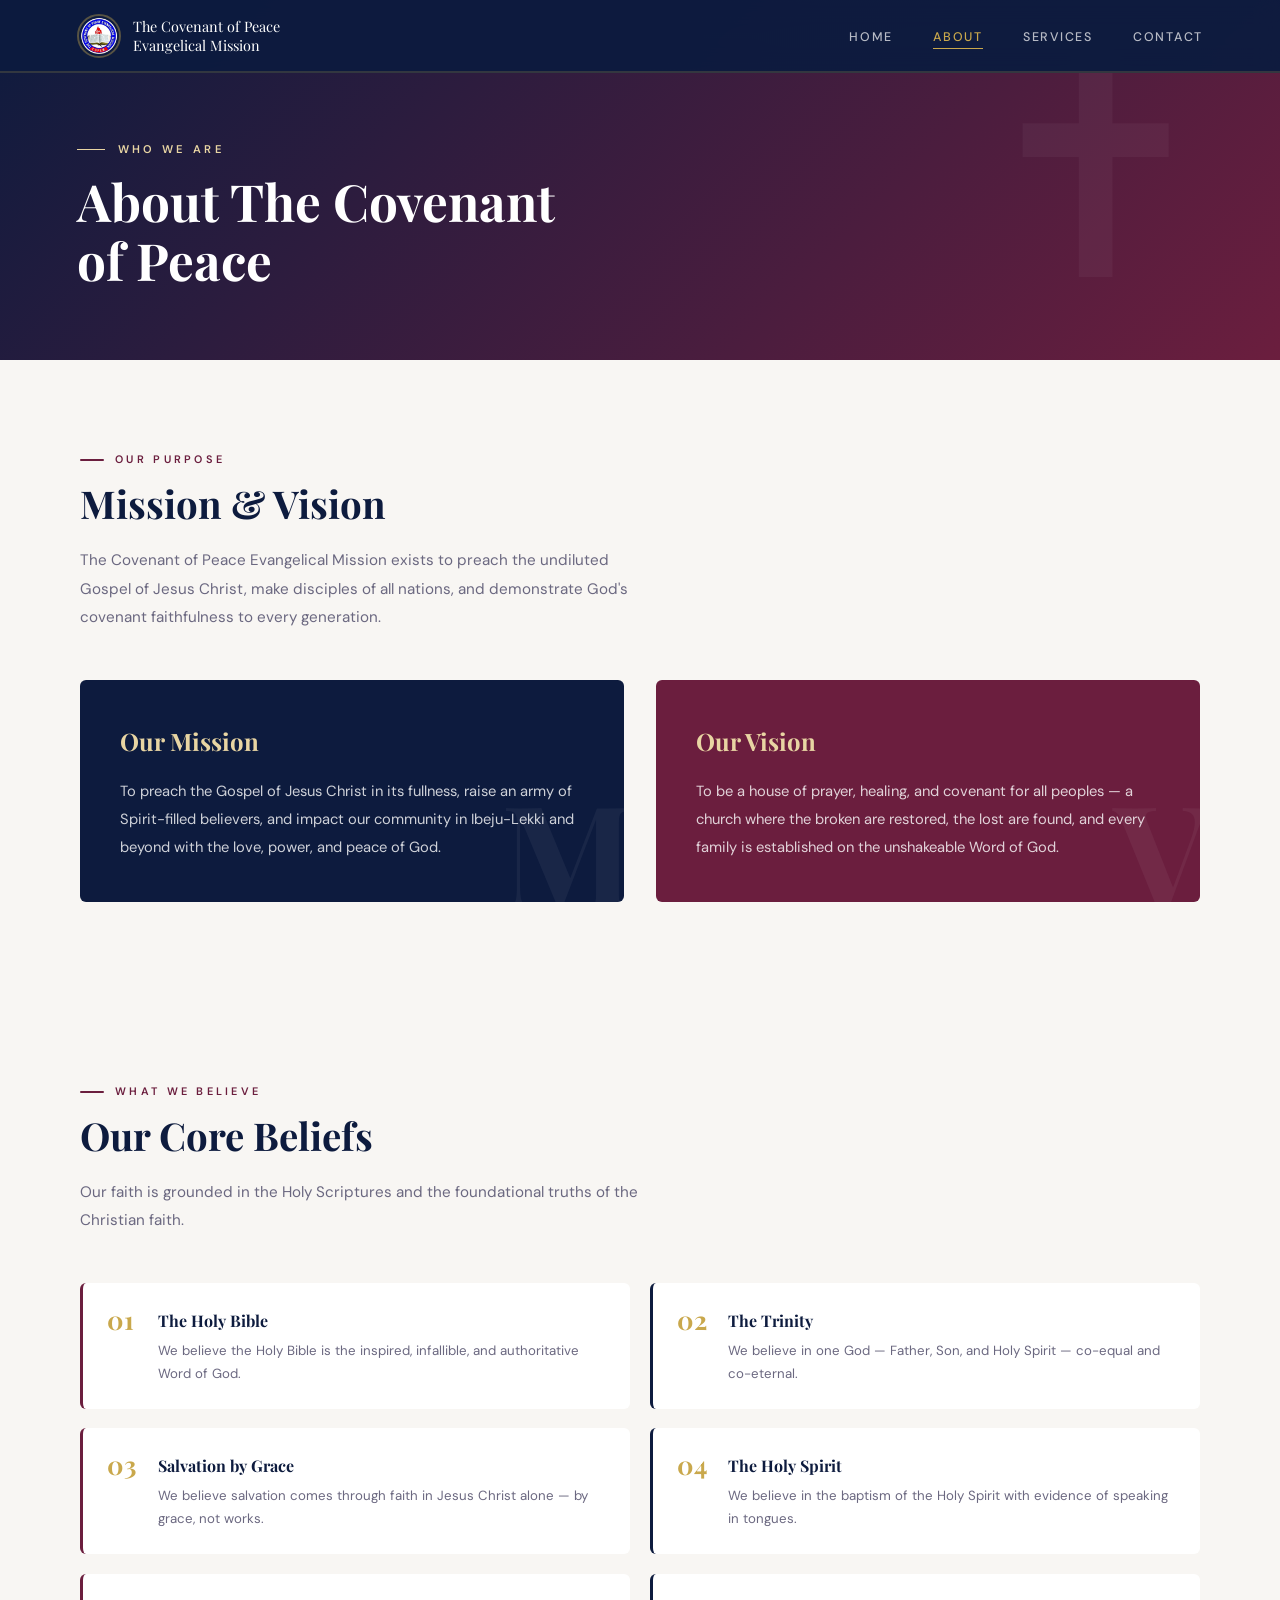
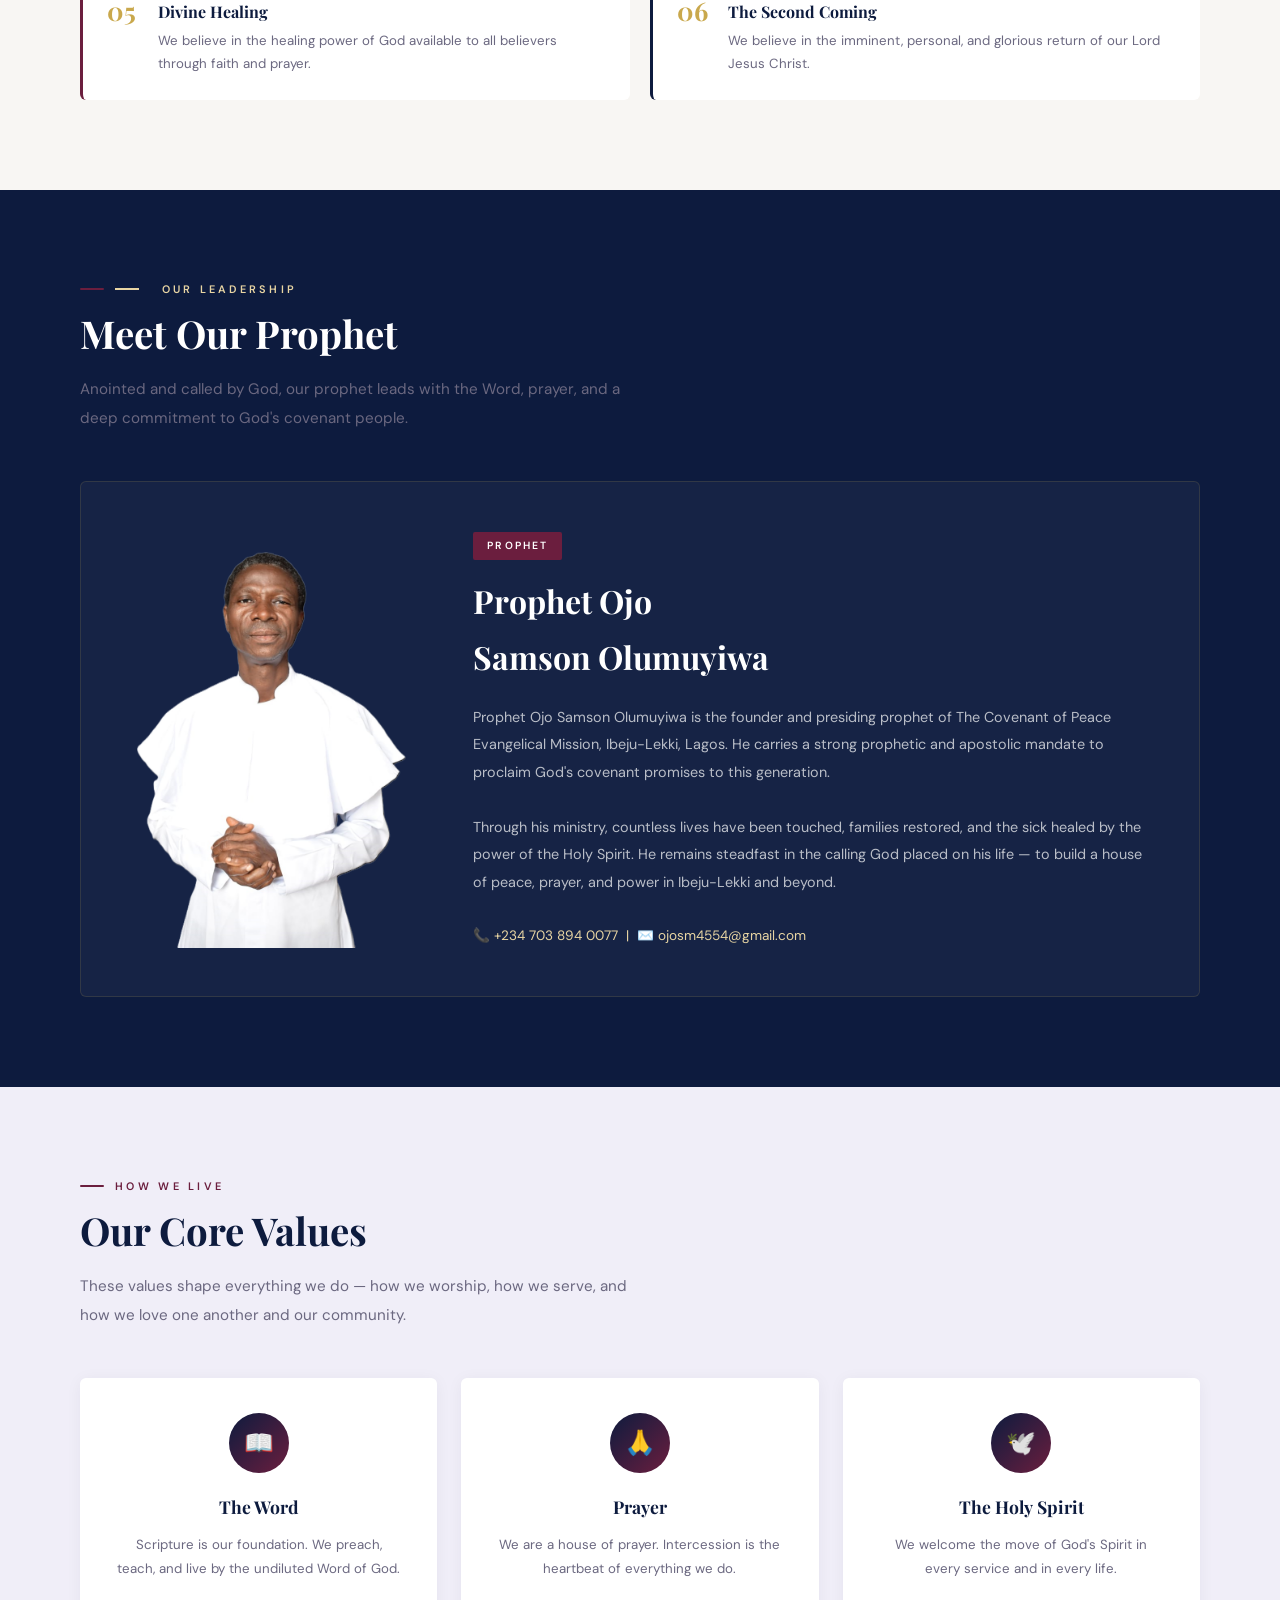
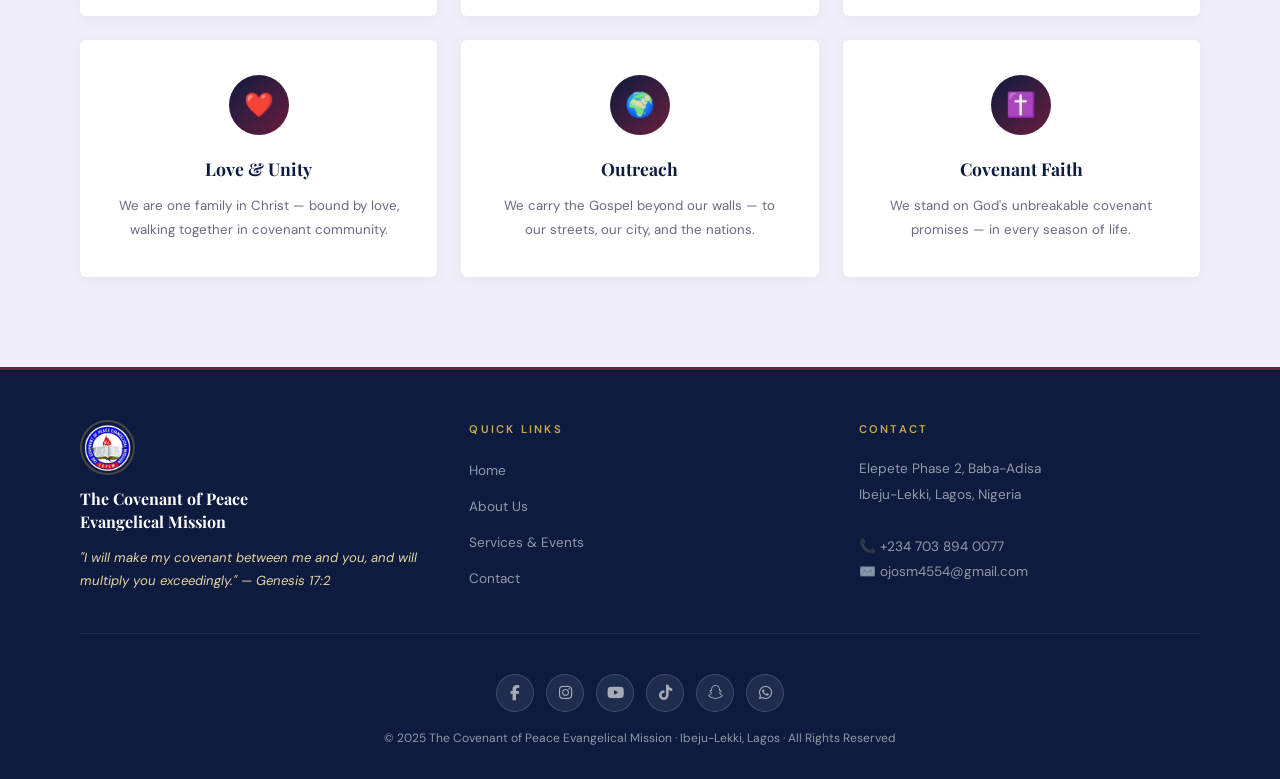
<file: about.html>
<!DOCTYPE html>
<html lang="en">

<head>
  <meta charset="UTF-8">
  <meta name="viewport" content="width=device-width, initial-scale=1.0">
  <title>About Us|The Covenant of Peace Evangelical Mission</title>
  <link rel="stylesheet" href="styles.css">
  <link rel="stylesheet" href="https://cdnjs.cloudflare.com/ajax/libs/font-awesome/6.5.0/css/all.min.css">

  <style>

    .mv-grid { display: grid; grid-template-columns: 1fr 1fr; gap: 2rem; max-width: 1120px; margin: 3rem auto 0; }

    .mv-card { border-radius: var(--radius); padding: 2.5rem; position: relative; overflow: hidden; }
    .mv-card--mission { background: var(--navy); color: var(--white); }
    .mv-card--vision  { background: var(--wine);  color: var(--white); }

    .mv-card::before {
      content: attr(data-letter);
      position: absolute;
      right: -10px; bottom: -20px;
      font-family: 'Playfair Display', serif;
      font-size: 9rem;
      font-weight: 700;
      color: rgba(255,255,255,0.05);
      line-height: 1;
      pointer-events: none;
    }

    .mv-card h3 { font-family: 'Playfair Display', serif; font-size: 1.5rem; margin-bottom: 1rem; color: var(--gold-light); }
    .mv-card p  { font-size: 0.92rem; line-height: 1.9; color: rgba(255,255,255,0.8); }

    .beliefs-section { padding: var(--section-pad); background: var(--off-white); }
    .beliefs-inner   { max-width: 1120px; margin: 0 auto; }

    .beliefs-grid { display: grid; grid-template-columns: repeat(2, 1fr); gap: 1.2rem; margin-top: 3rem; }

    .belief-item {
      display: flex; gap: 1.2rem; align-items: flex-start;
      padding: 1.5rem; background: var(--white);
      border-radius: var(--radius); border-left: 3px solid var(--wine);
      transition: transform 0.3s ease;
    }

    .belief-item:hover          { transform: translateX(4px); }
    .belief-item:nth-child(even){ border-left-color: var(--navy); }

    .belief-num { font-family: 'Playfair Display', serif; font-size: 1.6rem; font-weight: 700; color: var(--gold); line-height: 1; min-width: 32px; }
    .belief-item h4 { font-family: 'Playfair Display', serif; font-size: 1rem; color: var(--navy); margin-bottom: 0.3rem; }
    .belief-item p  { font-size: 0.83rem; color: var(--text-muted); line-height: 1.7; }

    .leadership-section { padding: var(--section-pad); background: var(--navy); }
    .leadership-inner   { max-width: 1120px; margin: 0 auto; }

    .leader-card {
      display: grid; grid-template-columns: 280px 1fr; gap: 4rem; align-items: center;
      background: rgba(255,255,255,0.04); border: 1px solid rgba(201,168,76,0.15);
      border-radius: var(--radius); padding: 3rem; margin-top: 3rem;
    }

    .leader-photo {
      aspect-ratio: 3/4;
      background: linear-gradient(180deg, rgba(22,37,80,0.3) 0%, rgba(107,30,62,0.5) 100%);
      border-radius: var(--radius); display: flex; align-items: flex-end; justify-content: center;
      border: 1px solid rgba(201,168,76,0.2); overflow: hidden;
    }

    .leader-role {
      display: inline-block; background: var(--wine); color: var(--white);
      font-size: 0.65rem; font-weight: 600; letter-spacing: 0.2em; text-transform: uppercase;
      padding: 0.3rem 0.9rem; border-radius: 2px; margin-bottom: 0.8rem;
    }

    .leader-name { font-family: 'Playfair Display', serif; font-size: clamp(1.5rem, 2.5vw, 2rem); font-weight: 700; color: var(--white); margin-bottom: 1.2rem; }
    .leader-bio  { font-size: 0.9rem; color: rgba(255,255,255,0.7); line-height: 1.9; }

    .values-section { padding: var(--section-pad); background: var(--light-bg); }
    .values-inner   { max-width: 1120px; margin: 0 auto; }

    .values-grid { display: grid; grid-template-columns: repeat(3, 1fr); gap: 1.5rem; margin-top: 3rem; }

    .value-card {
      background: var(--white); border-radius: var(--radius); padding: 2.2rem;
      text-align: center; box-shadow: 0 2px 16px rgba(13,27,62,0.05);
      transition: transform 0.3s ease, box-shadow 0.3s ease;
    }

    .value-card:hover { transform: translateY(-5px); box-shadow: 0 12px 40px rgba(13,27,62,0.1); }

    .value-icon {
      width: 60px; height: 60px; border-radius: 50%;
      background: linear-gradient(135deg, var(--navy), var(--wine));
      display: flex; align-items: center; justify-content: center;
      font-size: 1.5rem; margin: 0 auto 1.2rem;
    }

    .value-card h3 { font-family: 'Playfair Display', serif; font-size: 1.1rem; color: var(--navy); margin-bottom: 0.6rem; }
    .value-card p  { font-size: 0.83rem; color: var(--text-muted); line-height: 1.8; }

    .navbar-logo  { height: 44px; width: 44px; object-fit: contain; border-radius: 50%; border: 2px solid rgba(201,168,76,0.4); }
    .footer-logo  { height: 55px; width: 55px; object-fit: contain; border-radius: 50%; margin-bottom: 0.8rem; border: 2px solid rgba(201,168,76,0.3); }

    .leader-photo-img {
      width: 100%; height: 100%; object-fit: cover; object-position: top center;
      border-radius: var(--radius); display: block; image-rendering: high-quality;
    }

    @media (max-width: 768px) {
      .mv-grid      { grid-template-columns: 1fr; }
      .beliefs-grid { grid-template-columns: 1fr; }
      .leader-card  { grid-template-columns: 1fr; gap: 2rem; }
      .values-grid  { grid-template-columns: 1fr; }
    }

  </style>
</head>

<body>

  <nav class="navbar">
    <div class="navbar-brand">
      <img src="images/CHURCH_LOGO.png" alt="COPEM Church Logo" class="navbar-logo">
      <span class="navbar-name">The Covenant of Peace<br>Evangelical Mission</span>
    </div>
    <ul class="navbar-links">
      <li><a href="index.html">Home</a></li>
      <li><a href="about.html" class="active">About</a></li>
      <li><a href="services.html">Services</a></li>
      <li><a href="contact.html">Contact</a></li>
    </ul>
    <button class="hamburger" id="hamburger" aria-label="Toggle navigation menu">
      <span></span>
      <span></span>
      <span></span>
    </button>
  </nav>

  <div class="mobile-menu" id="mobile-menu">
    <ul>
      <li><a href="index.html">Home</a></li>
      <li><a href="about.html" class="active">About</a></li>
      <li><a href="services.html">Services</a></li>
      <li><a href="contact.html">Contact</a></li>
    </ul>
  </div>

  <header class="page-hero">
    <p class="page-hero-label animate-1">Who We Are</p>
    <h1 class="animate-2">About The Covenant<br>of Peace</h1>
  </header>

  <section class="section section--light">
    <div class="container">
      <p class="eyebrow">Our Purpose</p>
      <h2 class="section-title">Mission & Vision</h2>
      <p class="section-body">
        The Covenant of Peace Evangelical Mission exists to preach the undiluted Gospel
        of Jesus Christ, make disciples of all nations, and demonstrate God's covenant
        faithfulness to every generation.
      </p>
      <div class="mv-grid">
        <div class="mv-card mv-card--mission animate-1" data-letter="M">
          <h3>Our Mission</h3>
          <p>To preach the Gospel of Jesus Christ in its fullness, raise an army of Spirit-filled believers, and impact our community in Ibeju-Lekki and beyond with the love, power, and peace of God.</p>
        </div>
        <div class="mv-card mv-card--vision animate-2" data-letter="V">
          <h3>Our Vision</h3>
          <p>To be a house of prayer, healing, and covenant for all peoples — a church where the broken are restored, the lost are found, and every family is established on the unshakeable Word of God.</p>
        </div>
      </div>
    </div>
  </section>

  <section class="beliefs-section">
    <div class="beliefs-inner">
      <p class="eyebrow">What We Believe</p>
      <h2 class="section-title">Our Core Beliefs</h2>
      <p class="section-body">Our faith is grounded in the Holy Scriptures and the foundational truths of the Christian faith.</p>
      <div class="beliefs-grid">
        <div class="belief-item animate-1"><span class="belief-num">01</span><div><h4>The Holy Bible</h4><p>We believe the Holy Bible is the inspired, infallible, and authoritative Word of God.</p></div></div>
        <div class="belief-item animate-2"><span class="belief-num">02</span><div><h4>The Trinity</h4><p>We believe in one God — Father, Son, and Holy Spirit — co-equal and co-eternal.</p></div></div>
        <div class="belief-item animate-1"><span class="belief-num">03</span><div><h4>Salvation by Grace</h4><p>We believe salvation comes through faith in Jesus Christ alone — by grace, not works.</p></div></div>
        <div class="belief-item animate-2"><span class="belief-num">04</span><div><h4>The Holy Spirit</h4><p>We believe in the baptism of the Holy Spirit with evidence of speaking in tongues.</p></div></div>
        <div class="belief-item animate-1"><span class="belief-num">05</span><div><h4>Divine Healing</h4><p>We believe in the healing power of God available to all believers through faith and prayer.</p></div></div>
        <div class="belief-item animate-2"><span class="belief-num">06</span><div><h4>The Second Coming</h4><p>We believe in the imminent, personal, and glorious return of our Lord Jesus Christ.</p></div></div>
      </div>
    </div>
  </section>

  <section class="leadership-section">
    <div class="leadership-inner">
      <p class="eyebrow" style="color:var(--gold-light)">
        <span style="background:var(--gold-light);display:inline-block;width:24px;height:2px;margin-right:0.7rem;vertical-align:middle;"></span>
        Our Leadership
      </p>
      <h2 class="section-title" style="color:var(--white)">Meet Our Prophet</h2>
      <p class="section-body">Anointed and called by God, our prophet leads with the Word, prayer, and a deep commitment to God's covenant people.</p>
      <div class="leader-card animate-1">
        <img src="images/PROPHET_OJO.png" alt="Prophet Ojo Samson Olumuyiwa" class="leader-photo-img">
        <div>
          <span class="leader-role">Prophet</span>
          <h3 class="leader-name">Prophet Ojo<br>Samson Olumuyiwa</h3>
          <p class="leader-bio">Prophet Ojo Samson Olumuyiwa is the founder and presiding prophet of The Covenant of Peace Evangelical Mission, Ibeju-Lekki, Lagos. He carries a strong prophetic and apostolic mandate to proclaim God's covenant promises to this generation.</p>
          <br>
          <p class="leader-bio">Through his ministry, countless lives have been touched, families restored, and the sick healed by the power of the Holy Spirit. He remains steadfast in the calling God placed on his life — to build a house of peace, prayer, and power in Ibeju-Lekki and beyond.</p>
          <br>
          <p style="font-size:0.85rem; color:var(--gold-light);">📞 +234 703 894 0077 &nbsp;|&nbsp; ✉️ ojosm4554@gmail.com</p>
        </div>
      </div>
    </div>
  </section>

  <section class="values-section">
    <div class="values-inner">
      <p class="eyebrow">How We Live</p>
      <h2 class="section-title">Our Core Values</h2>
      <p class="section-body">These values shape everything we do — how we worship, how we serve, and how we love one another and our community.</p>
      <div class="values-grid">
        <div class="value-card animate-1"><div class="value-icon">📖</div><h3>The Word</h3><p>Scripture is our foundation. We preach, teach, and live by the undiluted Word of God.</p></div>
        <div class="value-card animate-2"><div class="value-icon">🙏</div><h3>Prayer</h3><p>We are a house of prayer. Intercession is the heartbeat of everything we do.</p></div>
        <div class="value-card animate-3"><div class="value-icon">🕊️</div><h3>The Holy Spirit</h3><p>We welcome the move of God's Spirit in every service and in every life.</p></div>
        <div class="value-card animate-1"><div class="value-icon">❤️</div><h3>Love & Unity</h3><p>We are one family in Christ — bound by love, walking together in covenant community.</p></div>
        <div class="value-card animate-2"><div class="value-icon">🌍</div><h3>Outreach</h3><p>We carry the Gospel beyond our walls — to our streets, our city, and the nations.</p></div>
        <div class="value-card animate-3"><div class="value-icon">✝️</div><h3>Covenant Faith</h3><p>We stand on God's unbreakable covenant promises — in every season of life.</p></div>
      </div>
    </div>
  </section>

  <footer class="footer">
    <div class="footer-grid">
      <div class="footer-brand">
        <img src="images/CHURCH_LOGO.png" alt="COPEM Logo" class="footer-logo">
        <h3>The Covenant of Peace<br>Evangelical Mission</h3>
        <p>"I will make my covenant between me and you, and will multiply you exceedingly." — Genesis 17:2</p>
      </div>
      <div class="footer-col">
        <h4>Quick Links</h4>
        <ul>
          <li><a href="index.html">Home</a></li>
          <li><a href="about.html">About Us</a></li>
          <li><a href="services.html">Services & Events</a></li>
          <li><a href="contact.html">Contact</a></li>
        </ul>
      </div>
      <div class="footer-col">
        <h4>Contact</h4>
        <p>Elepete Phase 2, Baba-Adisa<br>Ibeju-Lekki, Lagos, Nigeria<br><br>📞 +234 703 894 0077<br>✉️ ojosm4554@gmail.com</p>
      </div>
    </div>
    <div class="footer-bottom">
  <div class="social-icons">
    <a href="#" class="social-icon" aria-label="Facebook"><i class="fab fa-facebook-f"></i></a>
    <a href="#" class="social-icon" aria-label="Instagram"><i class="fab fa-instagram"></i></a>
    <a href="#" class="social-icon" aria-label="YouTube"><i class="fab fa-youtube"></i></a>
    <a href="#" class="social-icon" aria-label="TikTok"><i class="fab fa-tiktok"></i></a>
    <a href="#" class="social-icon" aria-label="Snapchat"><i class="fab fa-snapchat"></i></a>
    <a href="https://wa.me/2347038940077" class="social-icon" aria-label="WhatsApp"><i class="fab fa-whatsapp"></i></a>
  </div>
  <p>© 2025 The Covenant of Peace Evangelical Mission · Ibeju-Lekki, Lagos · All Rights Reserved</p>
</div>
  </footer>

  <script>
    const hamburger = document.getElementById('hamburger');
    const mobileMenu = document.getElementById('mobile-menu');
    hamburger.addEventListener('click', () => {
      hamburger.classList.toggle('open');
      mobileMenu.classList.toggle('open');
    });
    mobileMenu.querySelectorAll('a').forEach(link => {
      link.addEventListener('click', () => {
        hamburger.classList.remove('open');
        mobileMenu.classList.remove('open');
      });
    });
  </script>

</body>
</html>
</file>
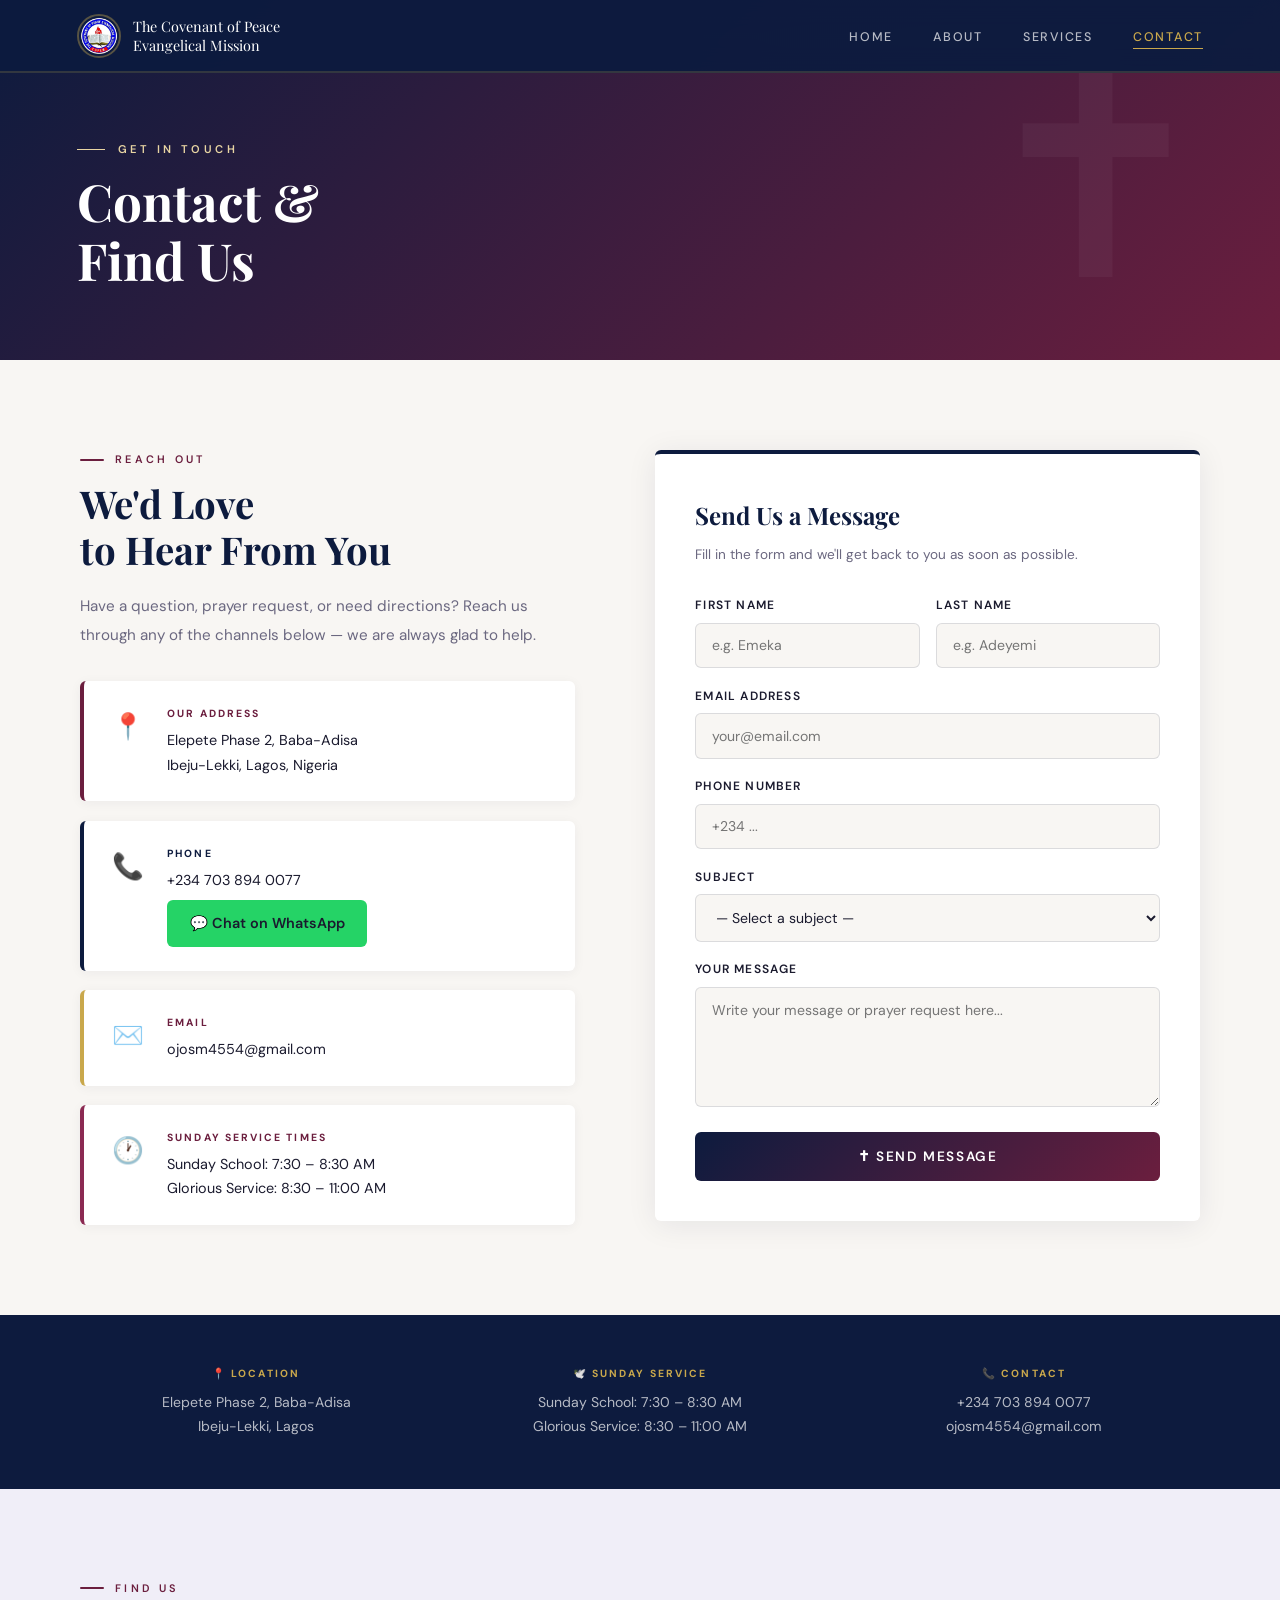
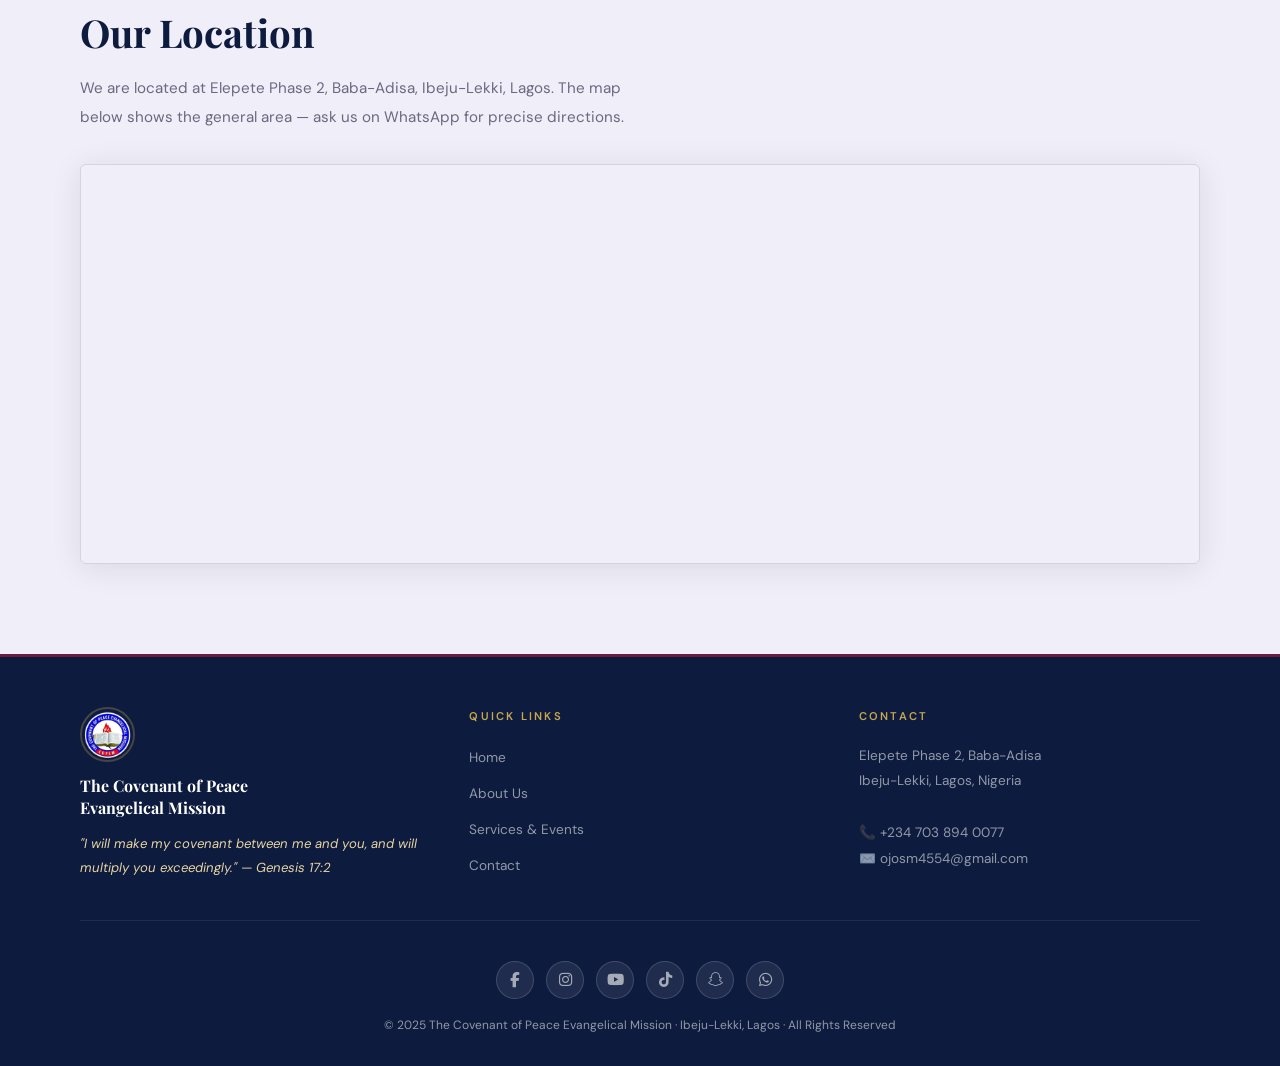
<file: contact.html>
<!DOCTYPE html>
<html lang="en">

<head>
  <meta charset="UTF-8">
  <meta name="viewport" content="width=device-width, initial-scale=1.0">
  <title>Contact|The Covenant of Peace Evangelical Mission</title>
  <link rel="stylesheet" href="styles.css">
  <link rel="stylesheet" href="https://cdnjs.cloudflare.com/ajax/libs/font-awesome/6.5.0/css/all.min.css">

  <style>

    .contact-section { padding: var(--section-pad); background: var(--off-white); }

    .contact-inner {
      max-width: 1120px; margin: 0 auto; display: grid;
      grid-template-columns: 1fr 1.1fr; gap: 5rem; align-items: start;
    }

    .contact-info { display: flex; flex-direction: column; gap: 1.2rem; }

    .contact-card {
      display: flex; gap: 1.2rem; align-items: flex-start;
      padding: 1.5rem; background: var(--white); border-radius: var(--radius);
      border-left: 4px solid var(--wine); box-shadow: 0 2px 12px rgba(13,27,62,0.05);
      transition: transform 0.3s ease;
    }

    .contact-card:hover            { transform: translateX(4px); }
    .contact-card:nth-child(2)     { border-left-color: var(--navy); }
    .contact-card:nth-child(3)     { border-left-color: var(--gold); }
    .contact-card:nth-child(4)     { border-left-color: var(--wine-light); }

    .contact-card-icon { font-size: 1.6rem; min-width: 40px; text-align: center; }

    .contact-card-body h4 { font-size: 0.65rem; font-weight: 700; letter-spacing: 0.2em; text-transform: uppercase; color: var(--wine); margin-bottom: 0.3rem; }
    .contact-card:nth-child(2) .contact-card-body h4 { color: var(--navy); }

    .contact-card-body p,
    .contact-card-body a { font-size: 0.9rem; color: var(--text-dark); line-height: 1.7; }

    .contact-card-body a { display: block; transition: color 0.3s; }
    .contact-card-body a:hover { color: var(--wine); }

    .whatsapp-btn {
      display: inline-flex; align-items: center; gap: 0.6rem;
      background: #25D366; color: white; padding: 0.7rem 1.4rem;
      border-radius: var(--radius); font-size: 0.82rem; font-weight: 600;
      margin-top: 0.5rem; transition: all 0.3s ease; text-decoration: none;
    }

    .whatsapp-btn:hover { background: #1ebe5c; transform: translateY(-2px); box-shadow: 0 6px 20px rgba(37,211,102,0.3); }

    .contact-form-wrap {
      background: var(--white); border-radius: var(--radius); padding: 2.5rem;
      box-shadow: 0 4px 30px rgba(13,27,62,0.08); border-top: 4px solid var(--navy);
    }

    .contact-form-wrap h3 { font-family: 'Playfair Display', serif; font-size: 1.5rem; color: var(--navy); margin-bottom: 0.4rem; }
    .contact-form-wrap p  { font-size: 0.85rem; color: var(--text-muted); margin-bottom: 1.8rem; }

    .form-group { display: flex; flex-direction: column; gap: 0.4rem; margin-bottom: 1.1rem; }

    .form-group label { font-size: 0.75rem; font-weight: 600; letter-spacing: 0.1em; text-transform: uppercase; color: var(--text-dark); }

    .form-input,
    .form-textarea,
    .form-select {
      width: 100%; padding: 0.8rem 1rem; border: 1.5px solid var(--border);
      border-radius: var(--radius); font-family: 'DM Sans', sans-serif;
      font-size: 0.88rem; color: var(--text-dark); background: var(--off-white);
      outline: none; transition: border-color 0.3s ease, background 0.3s ease;
    }

    .form-input:focus,
    .form-textarea:focus,
    .form-select:focus { border-color: var(--navy); background: var(--white); }

    .form-row { display: grid; grid-template-columns: 1fr 1fr; gap: 1rem; }

    .form-textarea { resize: vertical; min-height: 120px; }

    .form-submit {
      width: 100%; padding: 1rem;
      background: linear-gradient(135deg, var(--navy), var(--wine));
      color: var(--white); border: none; border-radius: var(--radius);
      font-family: 'DM Sans', sans-serif; font-size: 0.85rem; font-weight: 600;
      letter-spacing: 0.12em; text-transform: uppercase; cursor: pointer;
      transition: opacity 0.3s ease, transform 0.2s ease; margin-top: 0.5rem;
    }

    .form-submit:hover { opacity: 0.9; transform: translateY(-2px); }

    .map-section  { padding: var(--section-pad); background: var(--light-bg); }
    .map-inner    { max-width: 1120px; margin: 0 auto; }

    .map-embed {
      margin-top: 2rem; border-radius: var(--radius); overflow: hidden;
      box-shadow: 0 4px 30px rgba(13,27,62,0.1); border: 1px solid var(--border); height: 400px;
    }

    .map-embed iframe { width: 100%; height: 100%; border: none; display: block; }

    .visit-strip { background: var(--navy); padding: 50px 6%; }

    .visit-strip-inner {
      max-width: 1120px; margin: 0 auto; display: grid;
      grid-template-columns: repeat(3, 1fr); gap: 2rem; text-align: center;
    }

    .visit-item h4 { font-size: 0.65rem; font-weight: 700; letter-spacing: 0.2em; text-transform: uppercase; color: var(--gold); margin-bottom: 0.5rem; }
    .visit-item p  { font-size: 0.88rem; color: rgba(255,255,255,0.7); line-height: 1.7; }

    .navbar-logo { height: 44px; width: 44px; object-fit: contain; border-radius: 50%; border: 2px solid rgba(201,168,76,0.4); }
    .footer-logo { height: 55px; width: 55px; object-fit: contain; border-radius: 50%; margin-bottom: 0.8rem; border: 2px solid rgba(201,168,76,0.3); }

    @media (max-width: 768px) {
      .contact-inner     { grid-template-columns: 1fr; gap: 2.5rem; }
      .form-row          { grid-template-columns: 1fr; }
      .visit-strip-inner { grid-template-columns: 1fr; }
    }

  </style>
</head>

<body>

  <nav class="navbar">
    <div class="navbar-brand">
      <img src="images/CHURCH_LOGO.png" alt="COPEM Church Logo" class="navbar-logo">
      <span class="navbar-name">The Covenant of Peace<br>Evangelical Mission</span>
    </div>
    <ul class="navbar-links">
      <li><a href="index.html">Home</a></li>
      <li><a href="about.html">About</a></li>
      <li><a href="services.html">Services</a></li>
      <li><a href="contact.html" class="active">Contact</a></li>
    </ul>
    <button class="hamburger" id="hamburger" aria-label="Toggle navigation menu">
      <span></span>
      <span></span>
      <span></span>
    </button>
  </nav>

  <div class="mobile-menu" id="mobile-menu">
    <ul>
      <li><a href="index.html">Home</a></li>
      <li><a href="about.html">About</a></li>
      <li><a href="services.html">Services</a></li>
      <li><a href="contact.html" class="active">Contact</a></li>
    </ul>
  </div>

  <header class="page-hero">
    <p class="page-hero-label animate-1">Get In Touch</p>
    <h1 class="animate-2">Contact &<br>Find Us</h1>
  </header>

  <section class="contact-section">
    <div class="contact-inner">

      <div>
        <p class="eyebrow">Reach Out</p>
        <h2 class="section-title">We'd Love<br>to Hear From You</h2>
        <p class="section-body" style="margin-bottom:2rem;">Have a question, prayer request, or need directions? Reach us through any of the channels below — we are always glad to help.</p>

        <div class="contact-info">
          <div class="contact-card animate-1">
            <div class="contact-card-icon">📍</div>
            <div class="contact-card-body">
              <h4>Our Address</h4>
              <p>Elepete Phase 2, Baba-Adisa<br>Ibeju-Lekki, Lagos, Nigeria</p>
            </div>
          </div>
          <div class="contact-card animate-2">
            <div class="contact-card-icon">📞</div>
            <div class="contact-card-body">
              <h4>Phone</h4>
              <a href="tel:+2347038940077">+234 703 894 0077</a>
              <a href="https://wa.me/2347038940077" target="_blank" class="whatsapp-btn">💬 Chat on WhatsApp</a>
            </div>
          </div>
          <div class="contact-card animate-3">
            <div class="contact-card-icon">✉️</div>
            <div class="contact-card-body">
              <h4>Email</h4>
              <a href="mailto:ojosm4554@gmail.com">ojosm4554@gmail.com</a>
            </div>
          </div>
          <div class="contact-card animate-1">
            <div class="contact-card-icon">🕐</div>
            <div class="contact-card-body">
              <h4>Sunday Service Times</h4>
              <p>Sunday School: 7:30 – 8:30 AM<br>Glorious Service: 8:30 – 11:00 AM</p>
            </div>
          </div>
        </div>
      </div>

      <div class="contact-form-wrap animate-2">
        <h3>Send Us a Message</h3>
        <p>Fill in the form and we'll get back to you as soon as possible.</p>

        <form action="https://formspree.io/f/mjgapwvy" method="POST">
          <div class="form-row">
            <div class="form-group">
              <label for="fname">First Name</label>
              <input type="text" id="fname" name="fname" class="form-input" placeholder="e.g. Emeka" required>
            </div>
            <div class="form-group">
              <label for="lname">Last Name</label>
              <input type="text" id="lname" name="lname" class="form-input" placeholder="e.g. Adeyemi" required>
            </div>
          </div>
          <div class="form-group">
            <label for="email">Email Address</label>
            <input type="email" id="email" name="email" class="form-input" placeholder="your@email.com">
          </div>
          <div class="form-group">
            <label for="phone">Phone Number</label>
            <input type="tel" id="phone" name="phone" class="form-input" placeholder="+234 ...">
          </div>
          <div class="form-group">
            <label for="subject">Subject</label>
            <select id="subject" name="subject" class="form-select">
              <option value="">— Select a subject —</option>
              <option value="visit">Planning a Visit</option>
              <option value="prayer">Prayer Request</option>
              <option value="counselling">Pastoral Counselling</option>
              <option value="general">General Enquiry</option>
            </select>
          </div>
          <div class="form-group">
            <label for="message">Your Message</label>
            <textarea id="message" name="message" class="form-textarea" placeholder="Write your message or prayer request here..." required></textarea>
          </div>
          <button type="submit" class="form-submit">✝ Send Message</button>
        </form>
      </div>

    </div>
  </section>

  <div class="visit-strip">
    <div class="visit-strip-inner">
      <div class="visit-item"><h4>📍 Location</h4><p>Elepete Phase 2, Baba-Adisa<br>Ibeju-Lekki, Lagos</p></div>
      <div class="visit-item"><h4>🕊️ Sunday Service</h4><p>Sunday School: 7:30 – 8:30 AM<br>Glorious Service: 8:30 – 11:00 AM</p></div>
      <div class="visit-item"><h4>📞 Contact</h4><p>+234 703 894 0077<br>ojosm4554@gmail.com</p></div>
    </div>
  </div>

  <section class="map-section">
    <div class="map-inner">
      <p class="eyebrow">Find Us</p>
      <h2 class="section-title">Our Location</h2>
      <p class="section-body">We are located at Elepete Phase 2, Baba-Adisa, Ibeju-Lekki, Lagos. The map below shows the general area — ask us on WhatsApp for precise directions.</p>
      <div class="map-embed animate-1">
        <iframe
          src="https://www.google.com/maps/embed?pb=!1m17!1m12!1m3!1d3964.2781630518857!2d3.8132089999999996!3d6.486415999999998!2m3!1f0!2f0!3f0!3m2!1i1024!2i768!4f13.1!3m2!1m1!2zNsKwMjknMTEuMSJOIDPCsDQ4JzQ3LjYiRQ!5e0!3m2!1sen!2sng!4v1773753359292!5m2!1sen!2sng"
          allowfullscreen="" loading="lazy" referrerpolicy="no-referrer-when-downgrade"
          title="The Covenant of Peace Evangelical Mission — Ibeju-Lekki Lagos">
        </iframe>
      </div>
    </div>
  </section>

  <footer class="footer">
    <div class="footer-grid">
      <div class="footer-brand">
        <img src="images/CHURCH_LOGO.png" alt="COPEM Logo" class="footer-logo">
        <h3>The Covenant of Peace<br>Evangelical Mission</h3>
        <p>"I will make my covenant between me and you, and will multiply you exceedingly." — Genesis 17:2</p>
      </div>
      <div class="footer-col">
        <h4>Quick Links</h4>
        <ul>
          <li><a href="index.html">Home</a></li>
          <li><a href="about.html">About Us</a></li>
          <li><a href="services.html">Services & Events</a></li>
          <li><a href="contact.html">Contact</a></li>
        </ul>
      </div>
      <div class="footer-col">
        <h4>Contact</h4>
        <p>Elepete Phase 2, Baba-Adisa<br>Ibeju-Lekki, Lagos, Nigeria<br><br>📞 +234 703 894 0077<br>✉️ ojosm4554@gmail.com</p>
      </div>
    </div>
    <div class="footer-bottom">
  <div class="social-icons">
    <a href="#" class="social-icon" aria-label="Facebook"><i class="fab fa-facebook-f"></i></a>
    <a href="#" class="social-icon" aria-label="Instagram"><i class="fab fa-instagram"></i></a>
    <a href="#" class="social-icon" aria-label="YouTube"><i class="fab fa-youtube"></i></a>
    <a href="#" class="social-icon" aria-label="TikTok"><i class="fab fa-tiktok"></i></a>
    <a href="#" class="social-icon" aria-label="Snapchat"><i class="fab fa-snapchat"></i></a>
    <a href="https://wa.me/2347038940077" class="social-icon" aria-label="WhatsApp"><i class="fab fa-whatsapp"></i></a>
  </div>
  <p>© 2025 The Covenant of Peace Evangelical Mission · Ibeju-Lekki, Lagos · All Rights Reserved</p>
</div>
  </footer>

  <script>
    const hamburger = document.getElementById('hamburger');
    const mobileMenu = document.getElementById('mobile-menu');
    hamburger.addEventListener('click', () => {
      hamburger.classList.toggle('open');
      mobileMenu.classList.toggle('open');
    });
    mobileMenu.querySelectorAll('a').forEach(link => {
      link.addEventListener('click', () => {
        hamburger.classList.remove('open');
        mobileMenu.classList.remove('open');
      });
    });
  </script>

</body>
</html>
</file>
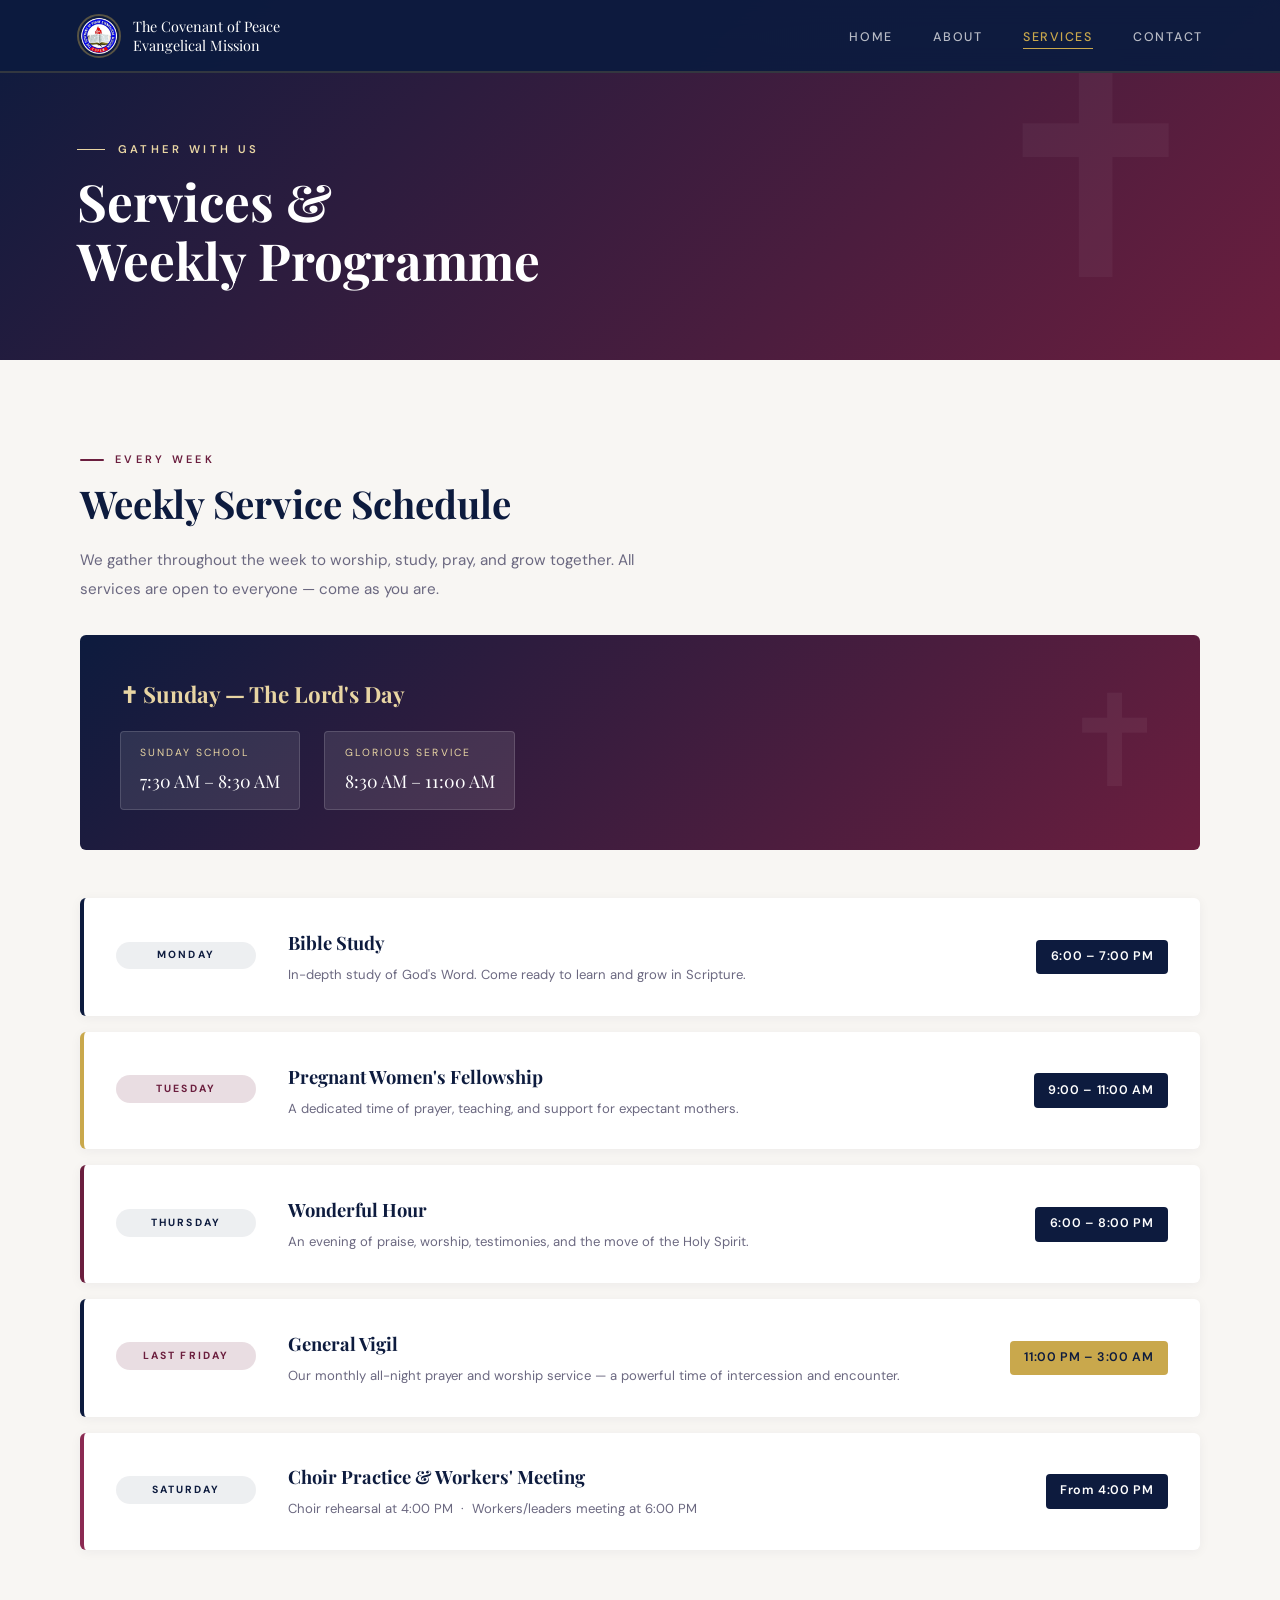
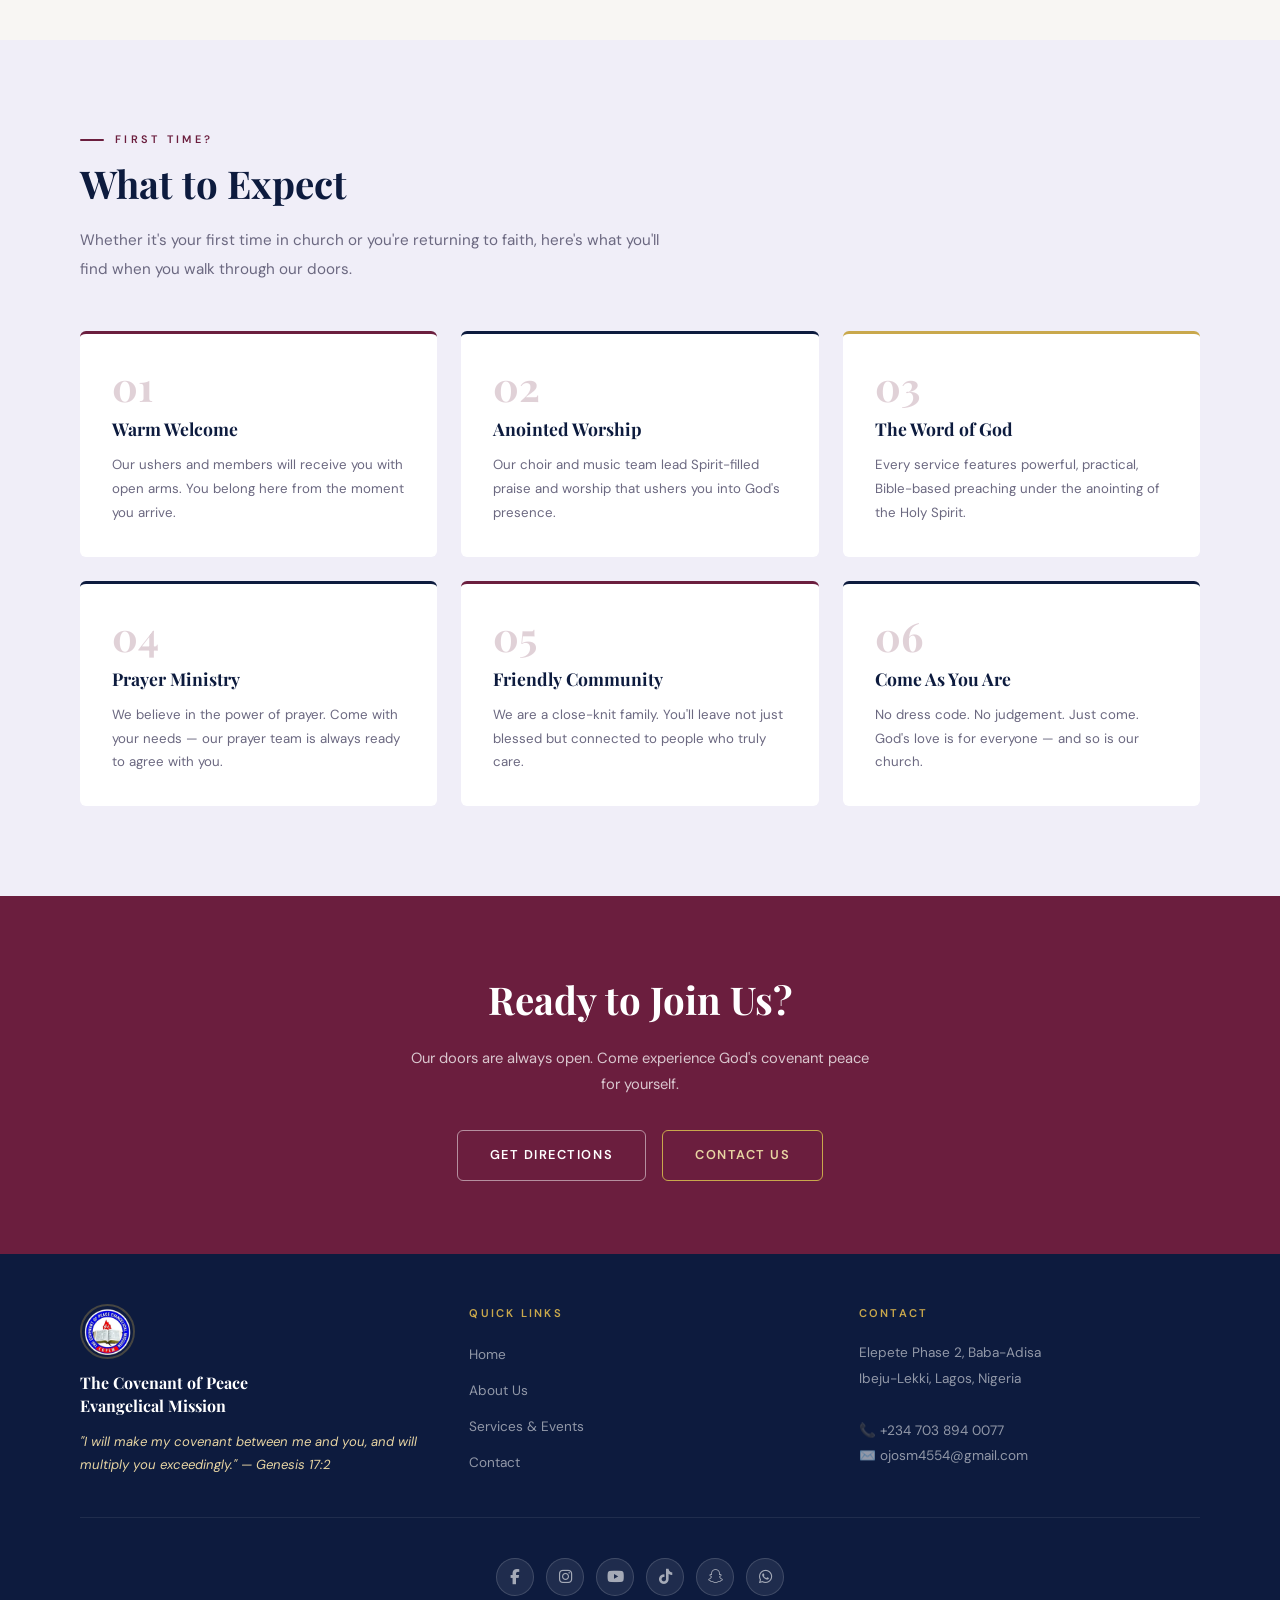
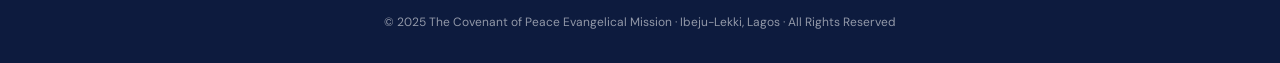
<file: services.html>
<!DOCTYPE html>
<html lang="en">

<head>
  <meta charset="UTF-8">
  <meta name="viewport" content="width=device-width, initial-scale=1.0">
  <title>Services|The Covenant of Peace Evangelical Mission</title>
  <link rel="stylesheet" href="styles.css">
  <link rel="stylesheet" href="https://cdnjs.cloudflare.com/ajax/libs/font-awesome/6.5.0/css/all.min.css">

  <style>

    .schedule-section { padding: var(--section-pad); background: var(--off-white); }
    .schedule-inner   { max-width: 1120px; margin: 0 auto; }

    .schedule-list { margin-top: 3rem; display: flex; flex-direction: column; gap: 1rem; }

    .schedule-row {
      display: grid; grid-template-columns: 140px 1fr auto; align-items: center;
      gap: 2rem; padding: 1.8rem 2rem; background: var(--white);
      border-radius: var(--radius); border-left: 4px solid var(--wine);
      box-shadow: 0 2px 12px rgba(13,27,62,0.05); transition: transform 0.3s ease, box-shadow 0.3s ease;
    }

    .schedule-row:hover { transform: translateX(4px); box-shadow: 0 6px 24px rgba(13,27,62,0.1); }
    .schedule-row:nth-child(2) { border-left-color: var(--navy); }
    .schedule-row:nth-child(3) { border-left-color: var(--gold); }
    .schedule-row:nth-child(4) { border-left-color: var(--wine); }
    .schedule-row:nth-child(5) { border-left-color: var(--navy); }
    .schedule-row:nth-child(6) { border-left-color: var(--wine-light); }

    .schedule-day { text-align: center; }

    .day-name {
      display: block; font-size: 0.65rem; font-weight: 700; letter-spacing: 0.2em;
      text-transform: uppercase; color: var(--wine); background: var(--wine-glow);
      padding: 0.3rem 0.8rem; border-radius: 50px; margin-bottom: 0.2rem;
    }

    .schedule-row:nth-child(even) .day-name { color: var(--navy); background: rgba(13,27,62,0.07); }

    .schedule-info h3 { font-family: 'Playfair Display', serif; font-size: 1.15rem; color: var(--navy); margin-bottom: 0.3rem; }
    .schedule-info p  { font-size: 0.82rem; color: var(--text-muted); }

    .schedule-time { text-align: right; white-space: nowrap; }

    .time-badge {
      display: inline-block; background: var(--navy); color: var(--white);
      font-size: 0.78rem; font-weight: 600; padding: 0.4rem 0.9rem;
      border-radius: 4px; letter-spacing: 0.05em;
    }

    .time-badge--sunday { background: linear-gradient(135deg, var(--wine), var(--navy)); font-size: 0.82rem; }
    .time-badge--gold   { background: var(--gold); color: var(--navy); }

    .sunday-card {
      background: linear-gradient(135deg, var(--navy) 0%, var(--wine) 100%);
      color: var(--white); border-radius: var(--radius); padding: 2.5rem;
      margin-bottom: 2rem; position: relative; overflow: hidden;
    }

    .sunday-card::before {
      content: '✝'; position: absolute; right: 2rem; top: 50%; transform: translateY(-50%);
      font-size: 8rem; color: rgba(255,255,255,0.05); font-family: serif;
    }

    .sunday-card h3 { font-family: 'Playfair Display', serif; font-size: 1.4rem; color: var(--gold-light); margin-bottom: 1rem; }

    .sunday-times { display: flex; gap: 1.5rem; flex-wrap: wrap; }

    .sunday-time-block {
      background: rgba(255,255,255,0.1); border: 1px solid rgba(255,255,255,0.15);
      border-radius: 4px; padding: 0.8rem 1.2rem;
    }

    .sunday-time-block .label { font-size: 0.65rem; letter-spacing: 0.2em; text-transform: uppercase; color: var(--gold-light); margin-bottom: 0.2rem; }
    .sunday-time-block .time  { font-family: 'Playfair Display', serif; font-size: 1.1rem; color: var(--white); }

    .expect-section { padding: var(--section-pad); background: var(--light-bg); }
    .expect-inner   { max-width: 1120px; margin: 0 auto; }

    .expect-grid { display: grid; grid-template-columns: repeat(3, 1fr); gap: 1.5rem; margin-top: 3rem; }

    .expect-card {
      padding: 2rem; background: var(--white); border-radius: var(--radius);
      border-top: 3px solid var(--wine); transition: transform 0.3s ease;
    }

    .expect-card:nth-child(even) { border-top-color: var(--navy); }
    .expect-card:nth-child(3)    { border-top-color: var(--gold); }
    .expect-card:hover           { transform: translateY(-4px); }

    .expect-number { font-family: 'Playfair Display', serif; font-size: 2.5rem; font-weight: 700; color: var(--wine); opacity: 0.2; line-height: 1; margin-bottom: 0.5rem; }
    .expect-card h3 { font-family: 'Playfair Display', serif; font-size: 1.1rem; color: var(--navy); margin-bottom: 0.5rem; }
    .expect-card p  { font-size: 0.83rem; color: var(--text-muted); line-height: 1.8; }

    .services-cta { padding: 70px 6%; background: var(--wine); text-align: center; }
    .services-cta h2 { font-family: 'Playfair Display', serif; font-size: clamp(1.6rem, 3vw, 2.4rem); color: var(--white); margin-bottom: 0.8rem; }
    .services-cta p  { color: rgba(255,255,255,0.75); font-size: 0.92rem; max-width: 480px; margin: 0 auto 2rem; }

    .navbar-logo { height: 44px; width: 44px; object-fit: contain; border-radius: 50%; border: 2px solid rgba(201,168,76,0.4); }
    .footer-logo { height: 55px; width: 55px; object-fit: contain; border-radius: 50%; margin-bottom: 0.8rem; border: 2px solid rgba(201,168,76,0.3); }

    @media (max-width: 768px) {
      .schedule-row { grid-template-columns: 1fr; gap: 0.8rem; }
      .schedule-time { text-align: left; }
      .expect-grid   { grid-template-columns: 1fr; }
    }

  </style>
</head>

<body>

  <nav class="navbar">
    <div class="navbar-brand">
      <img src="images/CHURCH_LOGO.png" alt="COPEM Church Logo" class="navbar-logo">
      <span class="navbar-name">The Covenant of Peace<br>Evangelical Mission</span>
    </div>
    <ul class="navbar-links">
      <li><a href="index.html">Home</a></li>
      <li><a href="about.html">About</a></li>
      <li><a href="services.html" class="active">Services</a></li>
      <li><a href="contact.html">Contact</a></li>
    </ul>
    <button class="hamburger" id="hamburger" aria-label="Toggle navigation menu">
      <span></span>
      <span></span>
      <span></span>
    </button>
  </nav>

  <div class="mobile-menu" id="mobile-menu">
    <ul>
      <li><a href="index.html">Home</a></li>
      <li><a href="about.html">About</a></li>
      <li><a href="services.html" class="active">Services</a></li>
      <li><a href="contact.html">Contact</a></li>
    </ul>
  </div>

  <header class="page-hero">
    <p class="page-hero-label animate-1">Gather With Us</p>
    <h1 class="animate-2">Services &<br>Weekly Programme</h1>
  </header>

  <section class="schedule-section">
    <div class="schedule-inner">
      <p class="eyebrow">Every Week</p>
      <h2 class="section-title">Weekly Service Schedule</h2>
      <p class="section-body">We gather throughout the week to worship, study, pray, and grow together. All services are open to everyone — come as you are.</p>

      <div class="schedule-list" style="margin-top:2rem;">

        <div class="sunday-card animate-1">
          <h3>✝ Sunday — The Lord's Day</h3>
          <div class="sunday-times">
            <div class="sunday-time-block"><div class="label">Sunday School</div><div class="time">7:30 AM – 8:30 AM</div></div>
            <div class="sunday-time-block"><div class="label">Glorious Service</div><div class="time">8:30 AM – 11:00 AM</div></div>
          </div>
        </div>

        <div class="schedule-row animate-2">
          <div class="schedule-day"><span class="day-name">Monday</span></div>
          <div class="schedule-info"><h3>Bible Study</h3><p>In-depth study of God's Word. Come ready to learn and grow in Scripture.</p></div>
          <div class="schedule-time"><span class="time-badge">6:00 – 7:00 PM</span></div>
        </div>

        <div class="schedule-row animate-3">
          <div class="schedule-day"><span class="day-name">Tuesday</span></div>
          <div class="schedule-info"><h3>Pregnant Women's Fellowship</h3><p>A dedicated time of prayer, teaching, and support for expectant mothers.</p></div>
          <div class="schedule-time"><span class="time-badge">9:00 – 11:00 AM</span></div>
        </div>

        <div class="schedule-row animate-1">
          <div class="schedule-day"><span class="day-name">Thursday</span></div>
          <div class="schedule-info"><h3>Wonderful Hour</h3><p>An evening of praise, worship, testimonies, and the move of the Holy Spirit.</p></div>
          <div class="schedule-time"><span class="time-badge">6:00 – 8:00 PM</span></div>
        </div>

        <div class="schedule-row animate-2">
          <div class="schedule-day"><span class="day-name">Last Friday</span></div>
          <div class="schedule-info"><h3>General Vigil</h3><p>Our monthly all-night prayer and worship service — a powerful time of intercession and encounter.</p></div>
          <div class="schedule-time"><span class="time-badge time-badge--gold">11:00 PM – 3:00 AM</span></div>
        </div>

        <div class="schedule-row animate-3">
          <div class="schedule-day"><span class="day-name">Saturday</span></div>
          <div class="schedule-info"><h3>Choir Practice & Workers' Meeting</h3><p>Choir rehearsal at 4:00 PM &nbsp;·&nbsp; Workers/leaders meeting at 6:00 PM</p></div>
          <div class="schedule-time"><span class="time-badge">From 4:00 PM</span></div>
        </div>

      </div>
    </div>
  </section>

  <section class="expect-section">
    <div class="expect-inner">
      <p class="eyebrow">First Time?</p>
      <h2 class="section-title">What to Expect</h2>
      <p class="section-body">Whether it's your first time in church or you're returning to faith, here's what you'll find when you walk through our doors.</p>
      <div class="expect-grid">
        <div class="expect-card animate-1"><div class="expect-number">01</div><h3>Warm Welcome</h3><p>Our ushers and members will receive you with open arms. You belong here from the moment you arrive.</p></div>
        <div class="expect-card animate-2"><div class="expect-number">02</div><h3>Anointed Worship</h3><p>Our choir and music team lead Spirit-filled praise and worship that ushers you into God's presence.</p></div>
        <div class="expect-card animate-3"><div class="expect-number">03</div><h3>The Word of God</h3><p>Every service features powerful, practical, Bible-based preaching under the anointing of the Holy Spirit.</p></div>
        <div class="expect-card animate-1"><div class="expect-number">04</div><h3>Prayer Ministry</h3><p>We believe in the power of prayer. Come with your needs — our prayer team is always ready to agree with you.</p></div>
        <div class="expect-card animate-2"><div class="expect-number">05</div><h3>Friendly Community</h3><p>We are a close-knit family. You'll leave not just blessed but connected to people who truly care.</p></div>
        <div class="expect-card animate-3"><div class="expect-number">06</div><h3>Come As You Are</h3><p>No dress code. No judgement. Just come. God's love is for everyone — and so is our church.</p></div>
      </div>
    </div>
  </section>

  <section class="services-cta">
    <h2>Ready to Join Us?</h2>
    <p>Our doors are always open. Come experience God's covenant peace for yourself.</p>
    <div style="display:flex; gap:1rem; justify-content:center; flex-wrap:wrap;">
      <a href="contact.html" class="btn btn--outline-white">Get Directions</a>
      <a href="contact.html" class="btn btn--outline-gold">Contact Us</a>
    </div>
  </section>

  <footer class="footer">
    <div class="footer-grid">
      <div class="footer-brand">
        <img src="images/CHURCH_LOGO.png" alt="COPEM Logo" class="footer-logo">
        <h3>The Covenant of Peace<br>Evangelical Mission</h3>
        <p>"I will make my covenant between me and you, and will multiply you exceedingly." — Genesis 17:2</p>
      </div>
      <div class="footer-col">
        <h4>Quick Links</h4>
        <ul>
          <li><a href="index.html">Home</a></li>
          <li><a href="about.html">About Us</a></li>
          <li><a href="services.html">Services & Events</a></li>
          <li><a href="contact.html">Contact</a></li>
        </ul>
      </div>
      <div class="footer-col">
        <h4>Contact</h4>
        <p>Elepete Phase 2, Baba-Adisa<br>Ibeju-Lekki, Lagos, Nigeria<br><br>📞 +234 703 894 0077<br>✉️ ojosm4554@gmail.com</p>
      </div>
    </div>
    <div class="footer-bottom">
  <div class="social-icons">
    <a href="#" class="social-icon" aria-label="Facebook"><i class="fab fa-facebook-f"></i></a>
    <a href="#" class="social-icon" aria-label="Instagram"><i class="fab fa-instagram"></i></a>
    <a href="#" class="social-icon" aria-label="YouTube"><i class="fab fa-youtube"></i></a>
    <a href="#" class="social-icon" aria-label="TikTok"><i class="fab fa-tiktok"></i></a>
    <a href="#" class="social-icon" aria-label="Snapchat"><i class="fab fa-snapchat"></i></a>
    <a href="https://wa.me/2347038940077" class="social-icon" aria-label="WhatsApp"><i class="fab fa-whatsapp"></i></a>
  </div>
  <p>© 2025 The Covenant of Peace Evangelical Mission · Ibeju-Lekki, Lagos · All Rights Reserved</p>
</div>
  </footer>

  <script>
    const hamburger = document.getElementById('hamburger');
    const mobileMenu = document.getElementById('mobile-menu');
    hamburger.addEventListener('click', () => {
      hamburger.classList.toggle('open');
      mobileMenu.classList.toggle('open');
    });
    mobileMenu.querySelectorAll('a').forEach(link => {
      link.addEventListener('click', () => {
        hamburger.classList.remove('open');
        mobileMenu.classList.remove('open');
      });
    });
  </script>

</body>
</html>
</file>
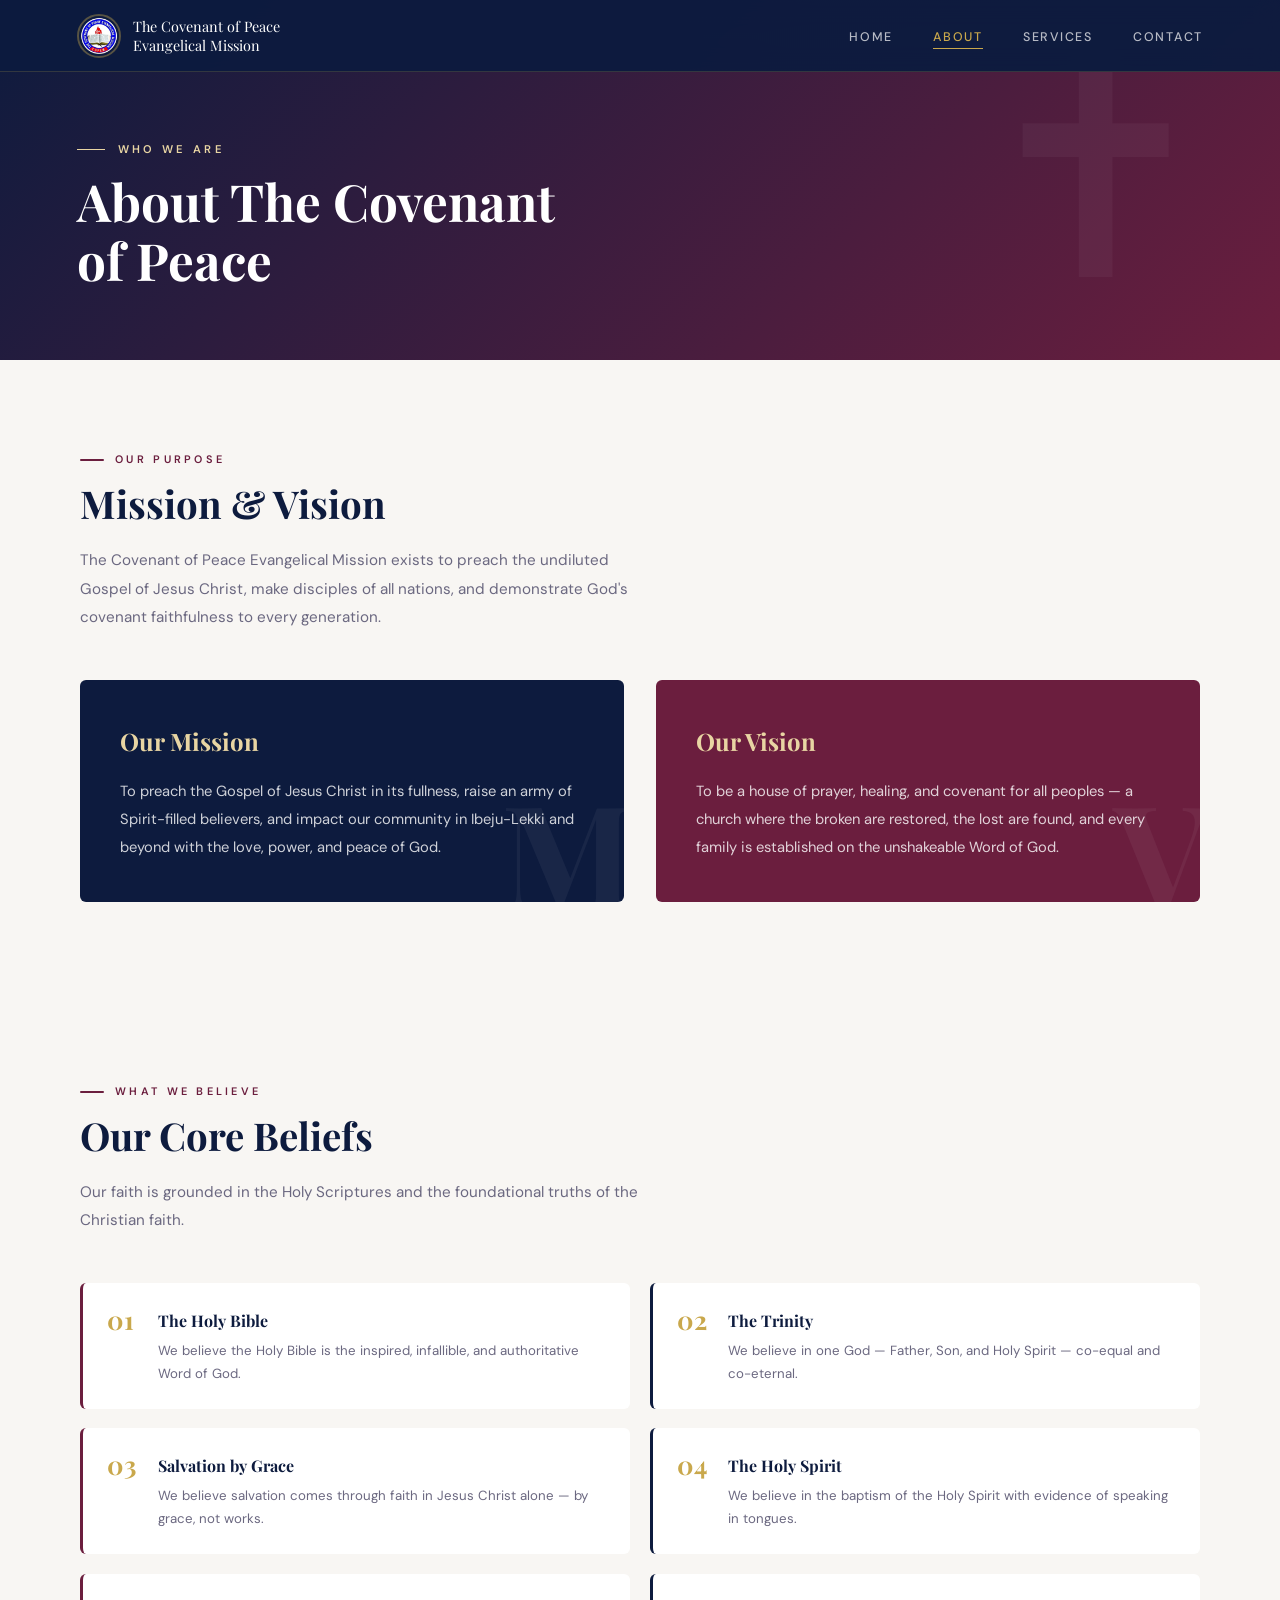
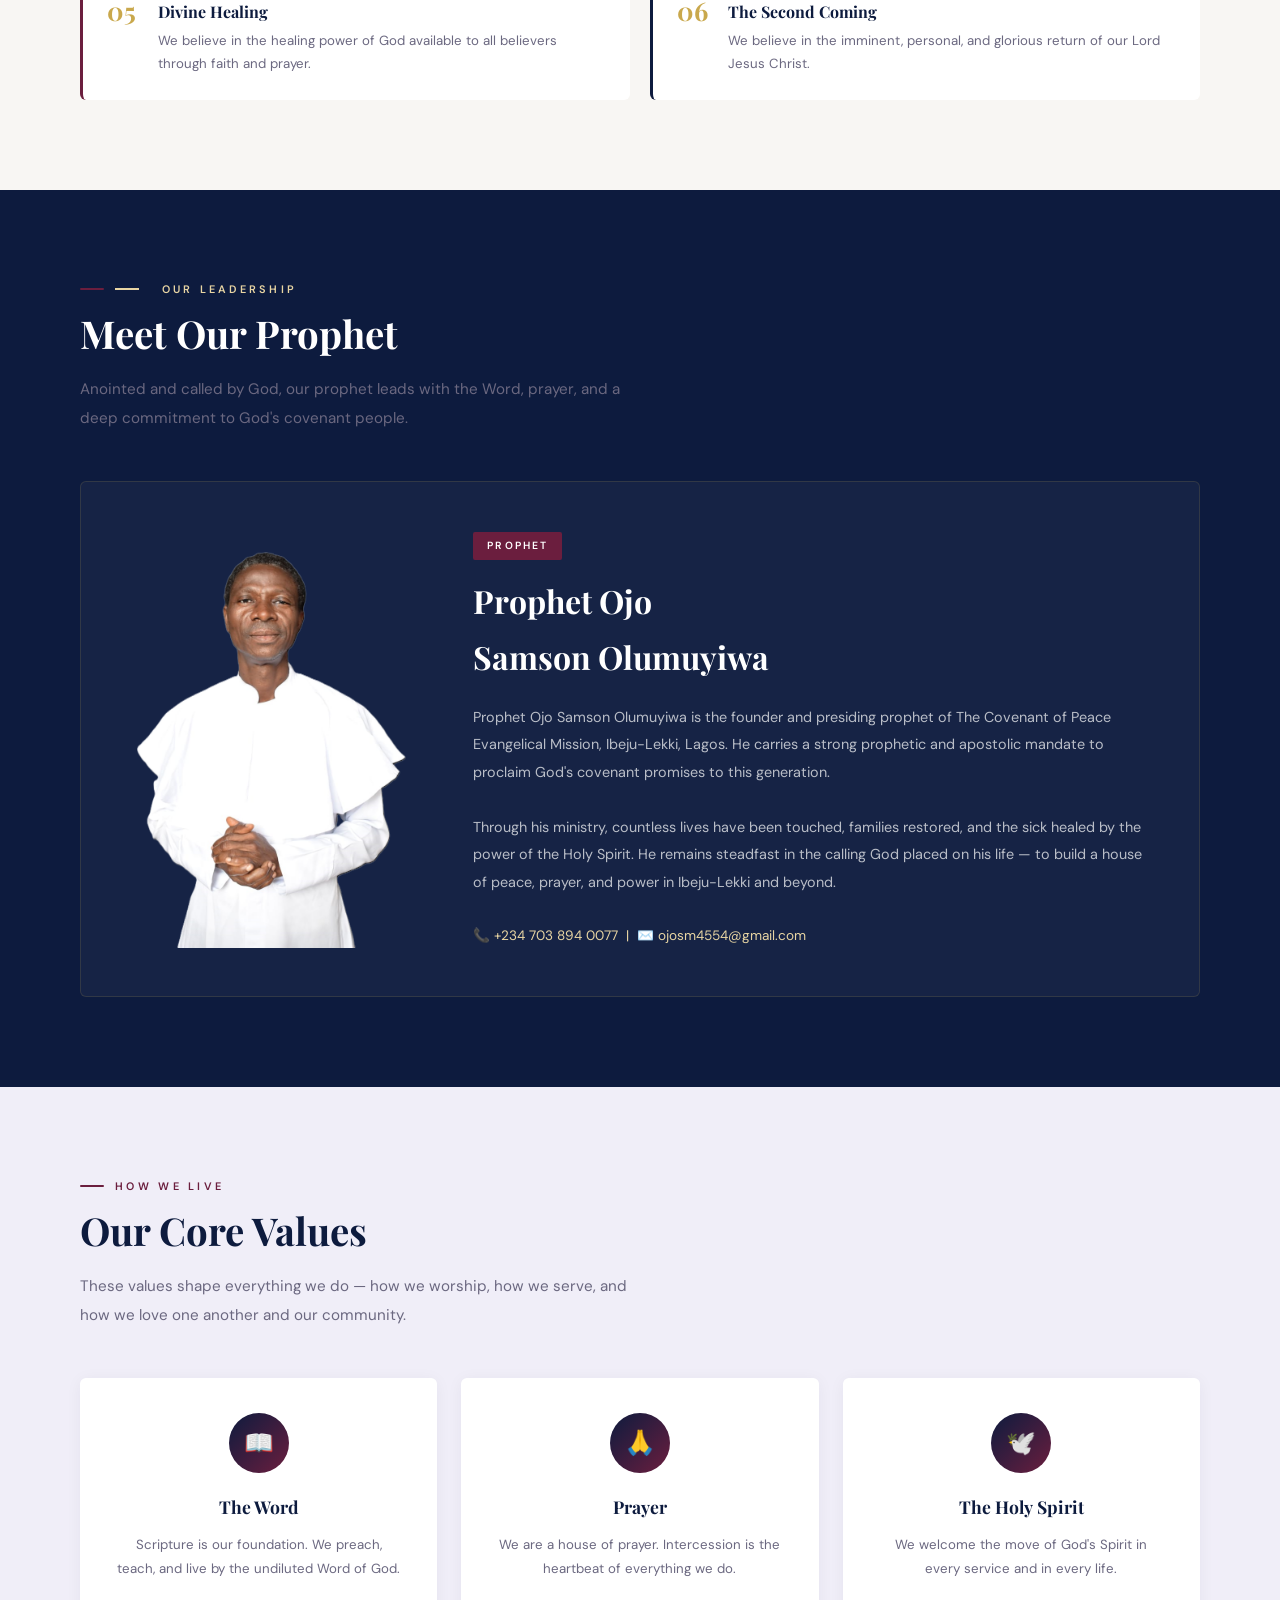
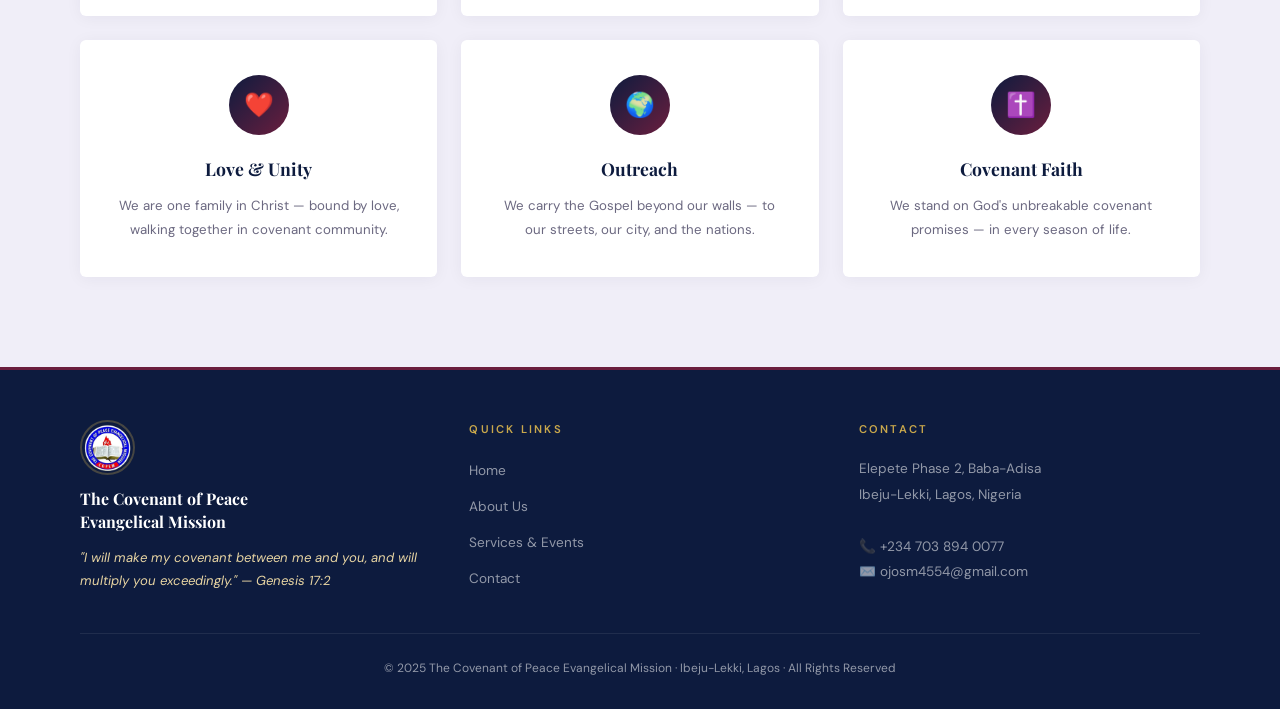
<file: church-site/about.html>
<!DOCTYPE html>
<html lang="en">

<head>
  <meta charset="UTF-8">
  <meta name="viewport" content="width=device-width, initial-scale=1.0">
  <title>About Us — The Covenant of Peace Evangelical Mission</title>
  <link rel="stylesheet" href="styles.css">

  <style>

    /* ===== MISSION & VISION CARDS ===== */
    .mv-grid {
      display: grid;
      grid-template-columns: 1fr 1fr;
      gap: 2rem;
      max-width: 1120px;
      margin: 3rem auto 0;
    }

    .mv-card {
      border-radius: var(--radius);
      padding: 2.5rem;
      position: relative;
      overflow: hidden;
    }

    .mv-card--mission {
      background: var(--navy);
      color: var(--white);
    }

    .mv-card--vision {
      background: var(--wine);
      color: var(--white);
    }

    /* Decorative large letter watermark */
    .mv-card::before {
      content: attr(data-letter); /* reads from data-letter attribute in HTML */
      position: absolute;
      right: -10px; bottom: -20px;
      font-family: 'Playfair Display', serif;
      font-size: 9rem;
      font-weight: 700;
      color: rgba(255,255,255,0.05);
      line-height: 1;
      pointer-events: none;
    }

    .mv-card h3 {
      font-family: 'Playfair Display', serif;
      font-size: 1.5rem;
      margin-bottom: 1rem;
      color: var(--gold-light);
    }

    .mv-card p {
      font-size: 0.92rem;
      line-height: 1.9;
      color: rgba(255,255,255,0.8);
    }

    /* ===== BELIEFS SECTION ===== */
    .beliefs-section {
      padding: var(--section-pad);
      background: var(--off-white);
    }

    .beliefs-inner {
      max-width: 1120px;
      margin: 0 auto;
    }

    .beliefs-grid {
      display: grid;
      grid-template-columns: repeat(2, 1fr);
      gap: 1.2rem;
      margin-top: 3rem;
    }

    .belief-item {
      display: flex;
      gap: 1.2rem;
      align-items: flex-start;
      padding: 1.5rem;
      background: var(--white);
      border-radius: var(--radius);
      border-left: 3px solid var(--wine);
      transition: transform 0.3s ease;
    }

    .belief-item:hover {
      transform: translateX(4px); /* Slides right on hover */
    }

    .belief-item:nth-child(even) {
      border-left-color: var(--navy);
    }

    .belief-num {
      font-family: 'Playfair Display', serif;
      font-size: 1.6rem;
      font-weight: 700;
      color: var(--gold);
      line-height: 1;
      min-width: 32px;
    }

    .belief-item h4 {
      font-family: 'Playfair Display', serif;
      font-size: 1rem;
      color: var(--navy);
      margin-bottom: 0.3rem;
    }

    .belief-item p {
      font-size: 0.83rem;
      color: var(--text-muted);
      line-height: 1.7;
    }

    /* ===== LEADERSHIP SECTION ===== */
    .leadership-section {
      padding: var(--section-pad);
      background: var(--navy);
    }

    .leadership-inner {
      max-width: 1120px;
      margin: 0 auto;
    }

    .leader-card {
      display: grid;
      grid-template-columns: 280px 1fr;
      gap: 4rem;
      align-items: center;
      background: rgba(255,255,255,0.04);
      border: 1px solid rgba(201,168,76,0.15);
      border-radius: var(--radius);
      padding: 3rem;
      margin-top: 3rem;
    }

    .leader-photo {
      aspect-ratio: 3/4;
      background: linear-gradient(180deg, rgba(22,37,80,0.3) 0%, rgba(107,30,62,0.5) 100%);
      border-radius: var(--radius);
      display: flex;
      align-items: flex-end;
      justify-content: center;
      border: 1px solid rgba(201,168,76,0.2);
      overflow: hidden;
    }

    .leader-role {
      display: inline-block;
      background: var(--wine);
      color: var(--white);
      font-size: 0.65rem;
      font-weight: 600;
      letter-spacing: 0.2em;
      text-transform: uppercase;
      padding: 0.3rem 0.9rem;
      border-radius: 2px;
      margin-bottom: 0.8rem;
    }

    .leader-name {
      font-family: 'Playfair Display', serif;
      font-size: clamp(1.5rem, 2.5vw, 2rem);
      font-weight: 700;
      color: var(--white);
      margin-bottom: 1.2rem;
    }

    .leader-bio {
      font-size: 0.9rem;
      color: rgba(255,255,255,0.7);
      line-height: 1.9;
    }

    /* ===== VALUES SECTION ===== */
    .values-section {
      padding: var(--section-pad);
      background: var(--light-bg);
    }

    .values-inner {
      max-width: 1120px;
      margin: 0 auto;
    }

    .values-grid {
      display: grid;
      grid-template-columns: repeat(3, 1fr);
      gap: 1.5rem;
      margin-top: 3rem;
    }

    .value-card {
      background: var(--white);
      border-radius: var(--radius);
      padding: 2.2rem;
      text-align: center;
      box-shadow: 0 2px 16px rgba(13,27,62,0.05);
      transition: transform 0.3s ease, box-shadow 0.3s ease;
    }

    .value-card:hover {
      transform: translateY(-5px);
      box-shadow: 0 12px 40px rgba(13,27,62,0.1);
    }

    .value-icon {
      width: 60px; height: 60px;
      border-radius: 50%;
      background: linear-gradient(135deg, var(--navy), var(--wine));
      display: flex;
      align-items: center;
      justify-content: center;
      font-size: 1.5rem;
      margin: 0 auto 1.2rem;
    }

    .value-card h3 {
      font-family: 'Playfair Display', serif;
      font-size: 1.1rem;
      color: var(--navy);
      margin-bottom: 0.6rem;
    }

    .value-card p {
      font-size: 0.83rem;
      color: var(--text-muted);
      line-height: 1.8;
    }

    /* ===== LOGO & PROPHET PHOTO ===== */
    .navbar-logo {
      height: 44px; width: 44px;
      object-fit: contain;
      border-radius: 50%;
      border: 2px solid rgba(201,168,76,0.4);
    }

    .footer-logo {
      height: 55px; width: 55px;
      object-fit: contain;
      border-radius: 50%;
      margin-bottom: 0.8rem;
      border: 2px solid rgba(201,168,76,0.3);
    }

    /*
      The leader photo on the About page.
      We override the old placeholder div styles
      and make the real <img> fill the card naturally.
    */
    .leader-photo-img {
      width: 100%;
      height: 100%;
      object-fit: cover;
      object-position: top center;
      border-radius: var(--radius);
      display: block;
      image-rendering: high-quality;
    }

    /* ===== MOBILE ===== */
    @media (max-width: 768px) {
      .mv-grid         { grid-template-columns: 1fr; }
      .beliefs-grid    { grid-template-columns: 1fr; }
      .leader-card     { grid-template-columns: 1fr; gap: 2rem; }
      .values-grid     { grid-template-columns: 1fr; }
    }

  </style>
</head>

<body>

  <!-- NAVIGATION (same on every page) -->
  <nav class="navbar">
    <div class="navbar-brand">
      <img src="images/CHURCH_LOGO.png" alt="COPEM Church Logo" class="navbar-logo">
      <span class="navbar-name">The Covenant of Peace<br>Evangelical Mission</span>
    </div>
    <ul class="navbar-links">
      <li><a href="index.html">Home</a></li>
      <li><a href="about.html" class="active">About</a></li>
      <li><a href="services.html">Services</a></li>
      <li><a href="contact.html">Contact</a></li>
    </ul>
  </nav>

  <!-- PAGE HERO (the banner at top — defined in styles.css) -->
  <header class="page-hero">
    <p class="page-hero-label animate-1">Who We Are</p>
    <h1 class="animate-2">About The Covenant<br>of Peace</h1>
  </header>

  <!-- ============================================================
    MISSION & VISION
  ============================================================ -->
  <section class="section section--light">
    <div class="container">
      <p class="eyebrow">Our Purpose</p>
      <h2 class="section-title">Mission & Vision</h2>
      <p class="section-body">
        The Covenant of Peace Evangelical Mission exists to preach the undiluted Gospel
        of Jesus Christ, make disciples of all nations, and demonstrate God's covenant
        faithfulness to every generation.
      </p>

      <!--
        data-letter is a custom HTML attribute.
        Our CSS reads it with content: attr(data-letter)
        to show it as a watermark.
      -->
      <div class="mv-grid">
        <div class="mv-card mv-card--mission animate-1" data-letter="M">
          <h3>Our Mission</h3>
          <p>
            To preach the Gospel of Jesus Christ in its fullness, raise an army of
            Spirit-filled believers, and impact our community in Ibeju-Lekki and
            beyond with the love, power, and peace of God.
          </p>
        </div>
        <div class="mv-card mv-card--vision animate-2" data-letter="V">
          <h3>Our Vision</h3>
          <p>
            To be a house of prayer, healing, and covenant for all peoples — a church
            where the broken are restored, the lost are found, and every family is
            established on the unshakeable Word of God.
          </p>
        </div>
      </div>
    </div>
  </section>

  <!-- ============================================================
    CORE BELIEFS
  ============================================================ -->
  <section class="beliefs-section">
    <div class="beliefs-inner">
      <p class="eyebrow">What We Believe</p>
      <h2 class="section-title">Our Core Beliefs</h2>
      <p class="section-body">
        Our faith is grounded in the Holy Scriptures and the foundational truths
        of the Christian faith.
      </p>

      <!--
        Each belief is a flex row: number + text side by side.
        border-left gives it the colored left stripe.
      -->
      <div class="beliefs-grid">
        <div class="belief-item animate-1">
          <span class="belief-num">01</span>
          <div>
            <h4>The Holy Bible</h4>
            <p>We believe the Holy Bible is the inspired, infallible, and authoritative Word of God.</p>
          </div>
        </div>
        <div class="belief-item animate-2">
          <span class="belief-num">02</span>
          <div>
            <h4>The Trinity</h4>
            <p>We believe in one God — Father, Son, and Holy Spirit — co-equal and co-eternal.</p>
          </div>
        </div>
        <div class="belief-item animate-1">
          <span class="belief-num">03</span>
          <div>
            <h4>Salvation by Grace</h4>
            <p>We believe salvation comes through faith in Jesus Christ alone — by grace, not works.</p>
          </div>
        </div>
        <div class="belief-item animate-2">
          <span class="belief-num">04</span>
          <div>
            <h4>The Holy Spirit</h4>
            <p>We believe in the baptism of the Holy Spirit with evidence of speaking in tongues.</p>
          </div>
        </div>
        <div class="belief-item animate-1">
          <span class="belief-num">05</span>
          <div>
            <h4>Divine Healing</h4>
            <p>We believe in the healing power of God available to all believers through faith and prayer.</p>
          </div>
        </div>
        <div class="belief-item animate-2">
          <span class="belief-num">06</span>
          <div>
            <h4>The Second Coming</h4>
            <p>We believe in the imminent, personal, and glorious return of our Lord Jesus Christ.</p>
          </div>
        </div>
      </div>
    </div>
  </section>

  <!-- ============================================================
    LEADERSHIP
  ============================================================ -->
  <section class="leadership-section">
    <div class="leadership-inner">
      <p class="eyebrow" style="color:var(--gold-light)">
        <span style="background:var(--gold-light);display:inline-block;width:24px;height:2px;margin-right:0.7rem;vertical-align:middle;"></span>
        Our Leadership
      </p>
      <h2 class="section-title" style="color:var(--white)">Meet Our Prophet</h2>
      <p class="section-body">
        Anointed and called by God, our prophet leads with the Word, prayer, and a
        deep commitment to God's covenant people.
      </p>

      <div class="leader-card animate-1">
        <!-- Photo placeholder — replace the 👤 with an <img> tag when you have a photo -->
        <img src="images/PROPHET_OJO.png" alt="Prophet Ojo Samson Olumuyiwa" class="leader-photo-img">
        <div>
          <span class="leader-role">Prophet</span>
          <h3 class="leader-name">Prophet Ojo<br>Samson Olumuyiwa</h3>
          <p class="leader-bio">
            Prophet Ojo Samson Olumuyiwa is the founder and presiding prophet of
            The Covenant of Peace Evangelical Mission, Ibeju-Lekki, Lagos.
            He carries a strong prophetic and apostolic mandate to proclaim
            God's covenant promises to this generation.
          </p>
          <br>
          <p class="leader-bio">
            Through his ministry, countless lives have been touched, families restored,
            and the sick healed by the power of the Holy Spirit. He remains steadfast in
            the calling God placed on his life — to build a house of peace, prayer,
            and power in Ibeju-Lekki and beyond.
          </p>
          <br>
          <p style="font-size:0.85rem; color:var(--gold-light);">
            📞 +234 703 894 0077 &nbsp;|&nbsp; ✉️ ojosm4554@gmail.com
          </p>
        </div>
      </div>
    </div>
  </section>

  <!-- ============================================================
    CORE VALUES
  ============================================================ -->
  <section class="values-section">
    <div class="values-inner">
      <p class="eyebrow">How We Live</p>
      <h2 class="section-title">Our Core Values</h2>
      <p class="section-body">
        These values shape everything we do — how we worship, how we serve,
        and how we love one another and our community.
      </p>

      <div class="values-grid">
        <div class="value-card animate-1">
          <div class="value-icon">📖</div>
          <h3>The Word</h3>
          <p>Scripture is our foundation. We preach, teach, and live by the undiluted Word of God.</p>
        </div>
        <div class="value-card animate-2">
          <div class="value-icon">🙏</div>
          <h3>Prayer</h3>
          <p>We are a house of prayer. Intercession is the heartbeat of everything we do.</p>
        </div>
        <div class="value-card animate-3">
          <div class="value-icon">🕊️</div>
          <h3>The Holy Spirit</h3>
          <p>We welcome the move of God's Spirit in every service and in every life.</p>
        </div>
        <div class="value-card animate-1">
          <div class="value-icon">❤️</div>
          <h3>Love & Unity</h3>
          <p>We are one family in Christ — bound by love, walking together in covenant community.</p>
        </div>
        <div class="value-card animate-2">
          <div class="value-icon">🌍</div>
          <h3>Outreach</h3>
          <p>We carry the Gospel beyond our walls — to our streets, our city, and the nations.</p>
        </div>
        <div class="value-card animate-3">
          <div class="value-icon">✝️</div>
          <h3>Covenant Faith</h3>
          <p>We stand on God's unbreakable covenant promises — in every season of life.</p>
        </div>
      </div>
    </div>
  </section>

  <!-- FOOTER (same on every page) -->
  <footer class="footer">
    <div class="footer-grid">
      <div class="footer-brand">
        <img src="images/CHURCH_LOGO.png" alt="COPEM Logo" class="footer-logo">
        <h3>The Covenant of Peace<br>Evangelical Mission</h3>
        <p>"I will make my covenant between me and you, and will multiply you exceedingly." — Genesis 17:2</p>
      </div>
      <div class="footer-col">
        <h4>Quick Links</h4>
        <ul>
          <li><a href="index.html">Home</a></li>
          <li><a href="about.html">About Us</a></li>
          <li><a href="services.html">Services & Events</a></li>
          <li><a href="contact.html">Contact</a></li>
        </ul>
      </div>
      <div class="footer-col">
        <h4>Contact</h4>
        <p>
          Elepete Phase 2, Baba-Adisa<br>
          Ibeju-Lekki, Lagos, Nigeria<br><br>
          📞 +234 703 894 0077<br>
          ✉️ ojosm4554@gmail.com
        </p>
      </div>
    </div>
    <div class="footer-bottom">
      <p>© 2025 The Covenant of Peace Evangelical Mission · Ibeju-Lekki, Lagos · All Rights Reserved</p>
    </div>
  </footer>

</body>
</html>
</file>
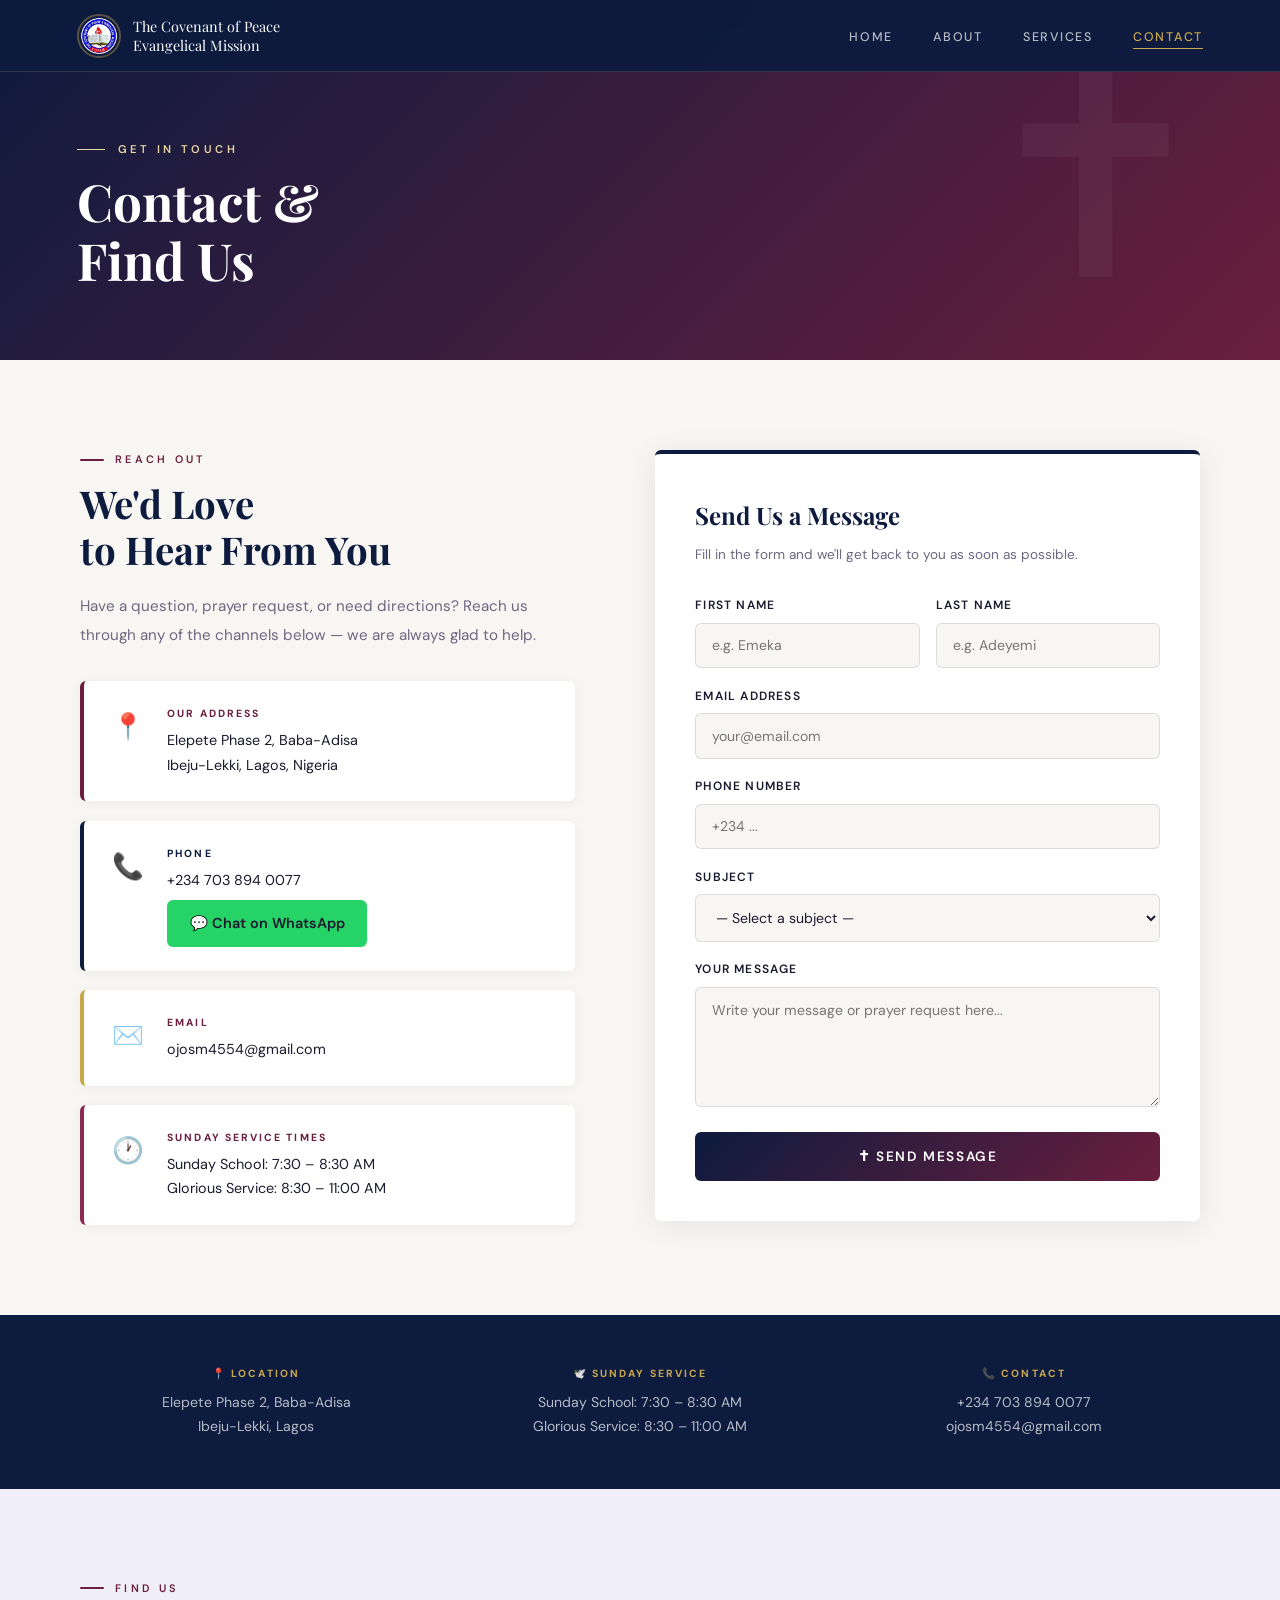
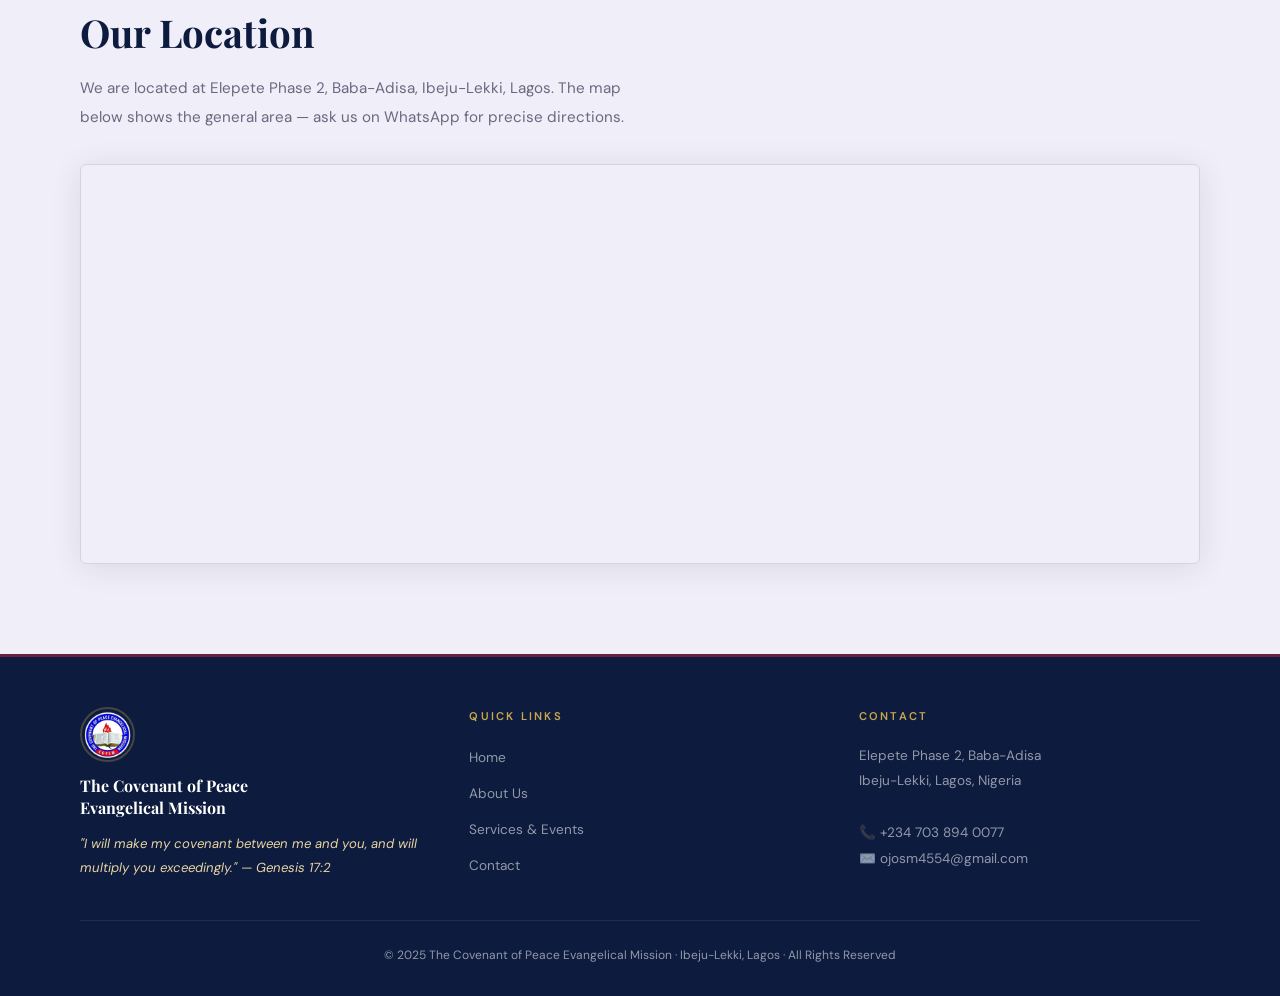
<file: church-site/contact.html>
<!DOCTYPE html>
<html lang="en">

<head>
  <meta charset="UTF-8">
  <meta name="viewport" content="width=device-width, initial-scale=1.0">
  <title>Contact — The Covenant of Peace Evangelical Mission</title>
  <link rel="stylesheet" href="styles.css">

  <style>

    /* ===== CONTACT LAYOUT ===== */
    .contact-section {
      padding: var(--section-pad);
      background: var(--off-white);
    }

    .contact-inner {
      max-width: 1120px;
      margin: 0 auto;
      display: grid;
      /* Left column: info. Right column: form. */
      grid-template-columns: 1fr 1.1fr;
      gap: 5rem;
      align-items: start;
    }

    /* ===== CONTACT INFO CARDS ===== */
    .contact-info {
      display: flex;
      flex-direction: column;
      gap: 1.2rem;
    }

    .contact-card {
      display: flex;
      gap: 1.2rem;
      align-items: flex-start;
      padding: 1.5rem;
      background: var(--white);
      border-radius: var(--radius);
      border-left: 4px solid var(--wine);
      box-shadow: 0 2px 12px rgba(13,27,62,0.05);
      transition: transform 0.3s ease;
    }

    .contact-card:hover { transform: translateX(4px); }
    .contact-card:nth-child(2) { border-left-color: var(--navy); }
    .contact-card:nth-child(3) { border-left-color: var(--gold); }
    .contact-card:nth-child(4) { border-left-color: var(--wine-light); }

    .contact-card-icon {
      font-size: 1.6rem;
      min-width: 40px;
      text-align: center;
    }

    .contact-card-body h4 {
      font-size: 0.65rem;
      font-weight: 700;
      letter-spacing: 0.2em;
      text-transform: uppercase;
      color: var(--wine);
      margin-bottom: 0.3rem;
    }

    .contact-card:nth-child(2) .contact-card-body h4 { color: var(--navy); }

    .contact-card-body p,
    .contact-card-body a {
      font-size: 0.9rem;
      color: var(--text-dark);
      line-height: 1.7;
    }

    /* Clickable links in contact cards */
    .contact-card-body a {
      display: block;
      transition: color 0.3s;
    }

    .contact-card-body a:hover { color: var(--wine); }

    /* ===== WHATSAPP BUTTON ===== */
    .whatsapp-btn {
      display: inline-flex;
      align-items: center;
      gap: 0.6rem;
      background: #25D366; /* WhatsApp brand green */
      color: white;
      padding: 0.7rem 1.4rem;
      border-radius: var(--radius);
      font-size: 0.82rem;
      font-weight: 600;
      margin-top: 0.5rem;
      transition: all 0.3s ease;
      text-decoration: none;
    }

    .whatsapp-btn:hover {
      background: #1ebe5c;
      transform: translateY(-2px);
      box-shadow: 0 6px 20px rgba(37,211,102,0.3);
    }

    /* ===== CONTACT FORM ===== */
    .contact-form-wrap {
      background: var(--white);
      border-radius: var(--radius);
      padding: 2.5rem;
      box-shadow: 0 4px 30px rgba(13,27,62,0.08);
      border-top: 4px solid var(--navy);
    }

    .contact-form-wrap h3 {
      font-family: 'Playfair Display', serif;
      font-size: 1.5rem;
      color: var(--navy);
      margin-bottom: 0.4rem;
    }

    .contact-form-wrap p {
      font-size: 0.85rem;
      color: var(--text-muted);
      margin-bottom: 1.8rem;
    }

    /*
      A form in HTML collects user input.
      <input> = single-line text box
      <textarea> = multi-line text box
      <select> = dropdown menu
      <button> = submit button
    */
    .form-group {
      display: flex;
      flex-direction: column;
      gap: 0.4rem;
      margin-bottom: 1.1rem;
    }

    /* <label> describes what an input is for */
    .form-group label {
      font-size: 0.75rem;
      font-weight: 600;
      letter-spacing: 0.1em;
      text-transform: uppercase;
      color: var(--text-dark);
    }

    /* Styling all input types at once using a comma-separated selector */
    .form-input,
    .form-textarea,
    .form-select {
      width: 100%;
      padding: 0.8rem 1rem;
      border: 1.5px solid var(--border);
      border-radius: var(--radius);
      font-family: 'DM Sans', sans-serif;
      font-size: 0.88rem;
      color: var(--text-dark);
      background: var(--off-white);
      /* outline: none removes the default browser blue ring */
      outline: none;
      transition: border-color 0.3s ease, background 0.3s ease;
    }

    /* :focus = when the user clicks inside the field */
    .form-input:focus,
    .form-textarea:focus,
    .form-select:focus {
      border-color: var(--navy);
      background: var(--white);
    }

    /* Two inputs side by side using grid */
    .form-row {
      display: grid;
      grid-template-columns: 1fr 1fr;
      gap: 1rem;
    }

    .form-textarea {
      resize: vertical; /* Allow vertical resizing only */
      min-height: 120px;
    }

    /* Submit button — full width */
    .form-submit {
      width: 100%;
      padding: 1rem;
      background: linear-gradient(135deg, var(--navy), var(--wine));
      color: var(--white);
      border: none;
      border-radius: var(--radius);
      font-family: 'DM Sans', sans-serif;
      font-size: 0.85rem;
      font-weight: 600;
      letter-spacing: 0.12em;
      text-transform: uppercase;
      cursor: pointer;
      transition: opacity 0.3s ease, transform 0.2s ease;
      margin-top: 0.5rem;
    }

    .form-submit:hover {
      opacity: 0.9;
      transform: translateY(-2px);
    }

    /* ===== MAP SECTION ===== */
    .map-section {
      padding: var(--section-pad);
      background: var(--light-bg);
    }

    .map-inner {
      max-width: 1120px;
      margin: 0 auto;
    }

    /* The Google Maps embed container */
    .map-embed {
      margin-top: 2rem;
      border-radius: var(--radius);
      overflow: hidden; /* Clips the iframe to our border-radius */
      box-shadow: 0 4px 30px rgba(13,27,62,0.1);
      border: 1px solid var(--border);
      height: 400px;
    }

    /* <iframe> embeds external content (like Google Maps) */
    .map-embed iframe {
      width: 100%;
      height: 100%;
      border: none; /* Remove default iframe border */
      display: block;
    }

    /* ===== VISIT INFO STRIP ===== */
    .visit-strip {
      background: var(--navy);
      padding: 50px 6%;
    }

    .visit-strip-inner {
      max-width: 1120px;
      margin: 0 auto;
      display: grid;
      grid-template-columns: repeat(3, 1fr);
      gap: 2rem;
      text-align: center;
    }

    .visit-item h4 {
      font-size: 0.65rem;
      font-weight: 700;
      letter-spacing: 0.2em;
      text-transform: uppercase;
      color: var(--gold);
      margin-bottom: 0.5rem;
    }

    .visit-item p {
      font-size: 0.88rem;
      color: rgba(255,255,255,0.7);
      line-height: 1.7;
    }

    /* ===== LOGO ===== */
    .navbar-logo {
      height: 44px; width: 44px;
      object-fit: contain;
      border-radius: 50%;
      border: 2px solid rgba(201,168,76,0.4);
    }
    .footer-logo {
      height: 55px; width: 55px;
      object-fit: contain;
      border-radius: 50%;
      margin-bottom: 0.8rem;
      border: 2px solid rgba(201,168,76,0.3);
    }

    /* ===== MOBILE ===== */
    @media (max-width: 768px) {
      .contact-inner    { grid-template-columns: 1fr; gap: 2.5rem; }
      .form-row         { grid-template-columns: 1fr; }
      .visit-strip-inner { grid-template-columns: 1fr; }
    }

  </style>
</head>

<body>

  <!-- NAVIGATION -->
  <nav class="navbar">
    <div class="navbar-brand">
      <img src="images/CHURCH_LOGO.png" alt="COPEM Church Logo" class="navbar-logo">
      <span class="navbar-name">The Covenant of Peace<br>Evangelical Mission</span>
    </div>
    <ul class="navbar-links">
      <li><a href="index.html">Home</a></li>
      <li><a href="about.html">About</a></li>
      <li><a href="services.html">Services</a></li>
      <li><a href="contact.html" class="active">Contact</a></li>
    </ul>
  </nav>

  <!-- PAGE HERO -->
  <header class="page-hero">
    <p class="page-hero-label animate-1">Get In Touch</p>
    <h1 class="animate-2">Contact &<br>Find Us</h1>
  </header>

  <!-- ============================================================
    CONTACT DETAILS + FORM
  ============================================================ -->
  <section class="contact-section">
    <div class="contact-inner">

      <!-- LEFT: Contact information cards -->
      <div>
        <p class="eyebrow">Reach Out</p>
        <h2 class="section-title">We'd Love<br>to Hear From You</h2>
        <p class="section-body" style="margin-bottom:2rem;">
          Have a question, prayer request, or need directions? Reach us through
          any of the channels below — we are always glad to help.
        </p>

        <div class="contact-info">

          <!-- Address Card -->
          <div class="contact-card animate-1">
            <div class="contact-card-icon">📍</div>
            <div class="contact-card-body">
              <h4>Our Address</h4>
              <p>
                Elepete Phase 2, Baba-Adisa<br>
                Ibeju-Lekki, Lagos, Nigeria
              </p>
            </div>
          </div>

          <!-- Phone Card -->
          <div class="contact-card animate-2">
            <div class="contact-card-icon">📞</div>
            <div class="contact-card-body">
              <h4>Phone</h4>
              <!--
                tel: links let mobile phones open the dialer.
                The number must include country code, no spaces.
              -->
              <a href="tel:+2347038940077">+234 703 894 0077</a>

              <!--
                wa.me is WhatsApp's official link format.
                Clicking opens a WhatsApp chat directly.
              -->
              <a href="https://wa.me/2347038940077"
                 target="_blank"
                 class="whatsapp-btn">
                💬 Chat on WhatsApp
              </a>
            </div>
          </div>

          <!-- Email Card -->
          <div class="contact-card animate-3">
            <div class="contact-card-icon">✉️</div>
            <div class="contact-card-body">
              <h4>Email</h4>
              <!--
                mailto: links open the user's email app
                with the To field already filled in.
              -->
              <a href="mailto:ojosm4554@gmail.com">ojosm4554@gmail.com</a>
            </div>
          </div>

          <!-- Service Times Card -->
          <div class="contact-card animate-1">
            <div class="contact-card-icon">🕐</div>
            <div class="contact-card-body">
              <h4>Sunday Service Times</h4>
              <p>
                Sunday School: 7:30 – 8:30 AM<br>
                Glorious Service: 8:30 – 11:00 AM
              </p>
            </div>
          </div>

        </div>
      </div>

      <!-- RIGHT: Contact form -->
      <div class="contact-form-wrap animate-2">
        <h3>Send Us a Message</h3>
        <p>Fill in the form and we'll get back to you as soon as possible.</p>

        <!--
          action="#" means the form doesn't go anywhere yet.
          To make it work for real, you'd use a service like
          Formspree or EmailJS — we can add that later!
        -->
        <form action="#" method="POST">

          <!-- Two inputs on the same row using grid -->
          <div class="form-row">
            <div class="form-group">
              <label for="fname">First Name</label>
              <!--
                for="fname" links this label to the input with id="fname".
                Clicking the label focuses the input — good accessibility!
              -->
              <input type="text" id="fname" name="fname"
                     class="form-input" placeholder="e.g. Emeka" required>
              <!-- required = browser won't submit if this is empty -->
            </div>
            <div class="form-group">
              <label for="lname">Last Name</label>
              <input type="text" id="lname" name="lname"
                     class="form-input" placeholder="e.g. Adeyemi" required>
            </div>
          </div>

          <div class="form-group">
            <label for="email">Email Address</label>
            <!-- type="email" validates it looks like an email address -->
            <input type="email" id="email" name="email"
                   class="form-input" placeholder="your@email.com">
          </div>

          <div class="form-group">
            <label for="phone">Phone Number</label>
            <!-- type="tel" shows numeric keyboard on mobile -->
            <input type="tel" id="phone" name="phone"
                   class="form-input" placeholder="+234 ...">
          </div>

          <div class="form-group">
            <label for="subject">Subject</label>
            <!--
              <select> creates a dropdown menu.
              Each <option> is one choice.
              value="" is what gets sent to the server.
            -->
            <select id="subject" name="subject" class="form-select">
              <option value="">— Select a subject —</option>
              <option value="visit">Planning a Visit</option>
              <option value="prayer">Prayer Request</option>
              <option value="counselling">Pastoral Counselling</option>
              <option value="general">General Enquiry</option>
            </select>
          </div>

          <div class="form-group">
            <label for="message">Your Message</label>
            <!-- <textarea> is a multi-line text input -->
            <textarea id="message" name="message"
                      class="form-textarea"
                      placeholder="Write your message or prayer request here..."
                      required></textarea>
          </div>

          <!-- type="submit" makes this button submit the form -->
          <button type="submit" class="form-submit">
            ✝ Send Message
          </button>

        </form>
      </div>

    </div>
  </section>

  <!-- ============================================================
    VISIT INFO STRIP
  ============================================================ -->
  <div class="visit-strip">
    <div class="visit-strip-inner">
      <div class="visit-item">
        <h4>📍 Location</h4>
        <p>Elepete Phase 2, Baba-Adisa<br>Ibeju-Lekki, Lagos</p>
      </div>
      <div class="visit-item">
        <h4>🕊️ Sunday Service</h4>
        <p>Sunday School: 7:30 – 8:30 AM<br>Glorious Service: 8:30 – 11:00 AM</p>
      </div>
      <div class="visit-item">
        <h4>📞 Contact</h4>
        <p>+234 703 894 0077<br>ojosm4554@gmail.com</p>
      </div>
    </div>
  </div>

  <!-- ============================================================
    MAP SECTION
    Embedded Google Map of Ibeju-Lekki area.
    Later you can replace the src with the exact location.
  ============================================================ -->
  <section class="map-section">
    <div class="map-inner">
      <p class="eyebrow">Find Us</p>
      <h2 class="section-title">Our Location</h2>
      <p class="section-body">
        We are located at Elepete Phase 2, Baba-Adisa, Ibeju-Lekki, Lagos.
        The map below shows the general area — ask us on WhatsApp for precise directions.
      </p>

      <!--
        <iframe> embeds another webpage inside ours.
        This is Google Maps embedded for Ibeju-Lekki, Lagos.
        src= is the URL of the map to show.
        allowfullscreen lets users expand the map.
      -->
      <div class="map-embed animate-1">
        <iframe
          src="https://www.google.com/maps/embed?pb=!1m18!1m12!1m3!1d126820.20780403064!2d3.6453!3d6.4829!2m3!1f0!2f0!3f0!3m2!1i1024!2i768!4f13.1!3m3!1m2!1s0x103bf5b6af2a6e6b%3A0x22e6cb9c7d8b5b59!2sIbeju-Lekki%2C%20Lagos!5e0!3m2!1sen!2sng!4v1699999999999"
          allowfullscreen=""
          loading="lazy"
          referrerpolicy="no-referrer-when-downgrade"
          title="The Covenant of Peace Evangelical Mission — Ibeju-Lekki Lagos">
        </iframe>
      </div>
    </div>
  </section>

  <!-- FOOTER -->
  <footer class="footer">
    <div class="footer-grid">
      <div class="footer-brand">
        <img src="images/CHURCH_LOGO.png" alt="COPEM Logo" class="footer-logo">
        <h3>The Covenant of Peace<br>Evangelical Mission</h3>
        <p>"I will make my covenant between me and you, and will multiply you exceedingly." — Genesis 17:2</p>
      </div>
      <div class="footer-col">
        <h4>Quick Links</h4>
        <ul>
          <li><a href="index.html">Home</a></li>
          <li><a href="about.html">About Us</a></li>
          <li><a href="services.html">Services & Events</a></li>
          <li><a href="contact.html">Contact</a></li>
        </ul>
      </div>
      <div class="footer-col">
        <h4>Contact</h4>
        <p>
          Elepete Phase 2, Baba-Adisa<br>
          Ibeju-Lekki, Lagos, Nigeria<br><br>
          📞 +234 703 894 0077<br>
          ✉️ ojosm4554@gmail.com
        </p>
      </div>
    </div>
    <div class="footer-bottom">
      <p>© 2025 The Covenant of Peace Evangelical Mission · Ibeju-Lekki, Lagos · All Rights Reserved</p>
    </div>
  </footer>

</body>
</html>
</file>
<file: styles.css>
/* ================================================
   STYLES.CSS — Shared styles for all pages
   The Covenant of Peace Evangelical Mission
   ================================================ */

@import url('https://fonts.googleapis.com/css2?family=Playfair+Display:ital,wght@0,400;0,600;0,700;1,400;1,600&family=DM+Sans:wght@300;400;500;600&display=swap');

:root {
  --navy:        #0d1b3e;
  --navy-mid:    #162550;
  --navy-light:  #1e3272;
  --wine:        #6b1e3e;
  --wine-light:  #8b2a52;
  --wine-glow:   rgba(107,30,62,0.15);
  --gold:        #c9a84c;
  --gold-light:  #e8d5a3;
  --white:       #ffffff;
  --off-white:   #f8f6f3;
  --light-bg:    #f0eef8;
  --text-dark:   #1a1a2e;
  --text-muted:  #6b6880;
  --border:      rgba(13, 27, 62, 0.12);
  --radius:      6px;
  --section-pad: 90px 6%;
}

*, *::before, *::after {
  margin: 0;
  padding: 0;
  box-sizing: border-box;
}

html { scroll-behavior: smooth; }

body {
  font-family: 'DM Sans', sans-serif;
  background-color: var(--off-white);
  color: var(--text-dark);
  line-height: 1.75;
  font-size: 16px;
  -webkit-font-smoothing: antialiased;
}

img { max-width: 100%; display: block; }

a { color: inherit; text-decoration: none; }

/* ================================================
   NAVIGATION
   ================================================ */
.navbar {
  position: fixed;
  top: 0; left: 0; right: 0;
  z-index: 1000;
  height: 72px;
  background: rgba(13, 27, 62, 0.97);
  backdrop-filter: blur(12px);
  display: flex;
  align-items: center;
  justify-content: space-between;
  padding: 0 6%;
  border-bottom: 1px solid rgba(201,168,76,0.2);
}

.navbar-brand {
  display: flex;
  align-items: center;
  gap: 0.75rem;
}

.navbar-cross { color: var(--gold); font-size: 1.3rem; }

.navbar-name {
  font-family: 'Playfair Display', serif;
  font-size: 0.9rem;
  color: var(--white);
  line-height: 1.3;
  max-width: 200px;
}

.navbar-links {
  display: flex;
  list-style: none;
  gap: 2.5rem;
  align-items: center;
}

.navbar-links a {
  font-size: 0.78rem;
  font-weight: 500;
  letter-spacing: 0.14em;
  text-transform: uppercase;
  color: rgba(255,255,255,0.7);
  transition: color 0.3s ease;
  position: relative;
  padding-bottom: 4px;
}

.navbar-links a::after {
  content: '';
  position: absolute;
  bottom: 0; left: 0;
  width: 0;
  height: 1px;
  background: var(--gold);
  transition: width 0.3s ease;
}

.navbar-links a:hover { color: var(--white); }
.navbar-links a:hover::after { width: 100%; }
.navbar-links a.active { color: var(--gold); }
.navbar-links a.active::after { width: 100%; }

/* ================================================
   HAMBURGER BUTTON — visible only on mobile
   ================================================ */
.hamburger {
  display: none;
  flex-direction: column;
  justify-content: space-between;
  width: 28px;
  height: 20px;
  background: transparent;
  border: none;
  cursor: pointer;
  padding: 0;
  z-index: 1001;
}

.hamburger span {
  display: block;
  height: 2px;
  width: 100%;
  background: var(--white);
  border-radius: 2px;
  transition: all 0.3s ease;
  transform-origin: center;
}

/* Animates into an X when open */
.hamburger.open span:nth-child(1) { transform: translateY(9px) rotate(45deg); }
.hamburger.open span:nth-child(2) { opacity: 0; width: 0; }
.hamburger.open span:nth-child(3) { transform: translateY(-9px) rotate(-45deg); }

/* ================================================
   MOBILE MENU — slides down from navbar
   ================================================ */
.mobile-menu {
  position: fixed;
  top: 72px;
  left: 0;
  right: 0;
  background: rgba(13, 27, 62, 0.98);
  backdrop-filter: blur(12px);
  border-bottom: 1px solid rgba(201,168,76,0.2);
  z-index: 999;
  max-height: 0;
  overflow: hidden;
  transition: max-height 0.4s ease, padding 0.3s ease;
  padding: 0 6%;
}

.mobile-menu.open {
  max-height: 400px;
  padding: 20px 6%;
}

.mobile-menu ul {
  list-style: none;
  display: flex;
  flex-direction: column;
}

.mobile-menu ul li a {
  display: block;
  padding: 16px 0;
  font-size: 1rem;
  font-weight: 500;
  color: rgba(255,255,255,0.7);
  border-bottom: 1px solid rgba(255,255,255,0.06);
  transition: color 0.3s ease;
  letter-spacing: 0.08em;
  text-transform: uppercase;
  font-size: 0.85rem;
}

.mobile-menu ul li:last-child a { border-bottom: none; }

.mobile-menu ul li a:hover,
.mobile-menu ul li a.active { color: var(--gold); }

/* ================================================
   PAGE HERO
   ================================================ */
.page-hero {
  background: linear-gradient(135deg, var(--navy) 0%, var(--wine) 100%);
  padding: 140px 6% 70px;
  position: relative;
  overflow: hidden;
}

.page-hero::before {
  content: '✝';
  position: absolute;
  right: 5%;
  top: 50%;
  transform: translateY(-50%);
  font-size: 18rem;
  color: rgba(255,255,255,0.04);
  font-family: serif;
  pointer-events: none;
}

.page-hero-label {
  font-size: 0.7rem;
  font-weight: 600;
  letter-spacing: 0.3em;
  text-transform: uppercase;
  color: var(--gold-light);
  margin-bottom: 0.8rem;
  display: flex;
  align-items: center;
  gap: 0.8rem;
}

.page-hero-label::before {
  content: '';
  display: inline-block;
  width: 28px;
  height: 1px;
  background: var(--gold-light);
}

.page-hero h1 {
  font-family: 'Playfair Display', serif;
  font-size: clamp(2rem, 4vw, 3.2rem);
  font-weight: 700;
  color: var(--white);
  line-height: 1.15;
  max-width: 600px;
}

/* ================================================
   REUSABLE SECTION COMPONENTS
   ================================================ */
.section { padding: var(--section-pad); }
.section--light { background-color: var(--off-white); }
.section--mid { background-color: var(--light-bg); }
.section--dark { background-color: var(--navy); color: var(--white); }
.section--wine { background-color: var(--wine); color: var(--white); }

.container { max-width: 1120px; margin: 0 auto; }

.eyebrow {
  font-size: 0.68rem;
  font-weight: 600;
  letter-spacing: 0.3em;
  text-transform: uppercase;
  color: var(--wine);
  margin-bottom: 0.7rem;
  display: flex;
  align-items: center;
  gap: 0.7rem;
}

.eyebrow::before {
  content: '';
  display: inline-block;
  width: 24px;
  height: 2px;
  background: var(--wine);
  border-radius: 2px;
}

.section--dark .eyebrow,
.section--wine .eyebrow { color: var(--gold-light); }

.section--dark .eyebrow::before,
.section--wine .eyebrow::before { background: var(--gold-light); }

.section-title {
  font-family: 'Playfair Display', serif;
  font-size: clamp(1.8rem, 3vw, 2.6rem);
  font-weight: 700;
  color: var(--navy);
  line-height: 1.2;
  margin-bottom: 1.2rem;
}

.section--dark .section-title,
.section--wine .section-title { color: var(--white); }

.section-body {
  font-size: 0.95rem;
  color: var(--text-muted);
  max-width: 580px;
  line-height: 1.9;
}

.section--dark .section-body,
.section--wine .section-body { color: rgba(255,255,255,0.7); }

/* ================================================
   BUTTONS
   ================================================ */
.btn {
  display: inline-block;
  padding: 0.85rem 2rem;
  border-radius: var(--radius);
  font-family: 'DM Sans', sans-serif;
  font-size: 0.8rem;
  font-weight: 600;
  letter-spacing: 0.12em;
  text-transform: uppercase;
  cursor: pointer;
  transition: all 0.3s ease;
  border: none;
}

.btn--primary { background: var(--navy); color: var(--white); }
.btn--primary:hover { background: var(--navy-light); transform: translateY(-2px); box-shadow: 0 8px 24px rgba(13,27,62,0.25); }

.btn--wine { background: var(--wine); color: var(--white); }
.btn--wine:hover { background: var(--wine-light); transform: translateY(-2px); box-shadow: 0 8px 24px rgba(107,30,62,0.3); }

.btn--outline-gold { background: transparent; color: var(--gold-light); border: 1px solid var(--gold); }
.btn--outline-gold:hover { background: var(--gold); color: var(--navy); transform: translateY(-2px); }

.btn--outline-white { background: transparent; color: var(--white); border: 1px solid rgba(255,255,255,0.5); }
.btn--outline-white:hover { background: rgba(255,255,255,0.1); border-color: var(--white); transform: translateY(-2px); }

/* ================================================
   DIVIDER
   ================================================ */
.divider { display: flex; align-items: center; gap: 1rem; margin: 2rem 0; }
.divider::before, .divider::after { content: ''; flex: 1; height: 1px; background: var(--border); }
.divider span { color: var(--gold); font-size: 0.9rem; }

/* ================================================
   FOOTER
   ================================================ */
.footer {
  background: var(--navy);
  color: rgba(255,255,255,0.55);
  padding: 50px 6% 30px;
  border-top: 3px solid var(--wine);
}

.footer-grid {
  display: grid;
  grid-template-columns: repeat(3, 1fr);
  gap: 3rem;
  max-width: 1120px;
  margin: 0 auto 2.5rem;
}

.footer-brand h3 {
  font-family: 'Playfair Display', serif;
  font-size: 1rem;
  color: var(--white);
  line-height: 1.4;
  margin-bottom: 0.8rem;
}

.footer-brand p { font-size: 0.82rem; line-height: 1.8; font-style: italic; color: var(--gold-light); }

.footer-col h4 { font-size: 0.7rem; font-weight: 600; letter-spacing: 0.2em; text-transform: uppercase; color: var(--gold); margin-bottom: 1rem; }

.footer-col ul { list-style: none; display: flex; flex-direction: column; gap: 0.5rem; }
.footer-col ul li a { font-size: 0.85rem; color: rgba(255,255,255,0.55); transition: color 0.3s ease; }
.footer-col ul li a:hover { color: var(--gold-light); }
.footer-col p { font-size: 0.85rem; line-height: 1.9; }

.footer-bottom {
  border-top: 1px solid rgba(255,255,255,0.08);
  padding-top: 1.5rem;
  text-align: center;
  font-size: 0.75rem;
  max-width: 1120px;
  margin: 0 auto;
  display: flex;
  flex-direction: column;
  align-items: center;
  gap: 1rem;
}

/* ================================================
   ANIMATIONS
   ================================================ */
@keyframes fadeInUp {
  from { opacity: 0; transform: translateY(24px); }
  to   { opacity: 1; transform: translateY(0); }
}

@keyframes fadeIn {
  from { opacity: 0; }
  to   { opacity: 1; }
}

.animate-1 { animation: fadeInUp 0.7s ease 0.1s both; }
.animate-2 { animation: fadeInUp 0.7s ease 0.25s both; }
.animate-3 { animation: fadeInUp 0.7s ease 0.4s both; }
.animate-4 { animation: fadeInUp 0.7s ease 0.55s both; }
.animate-5 { animation: fadeInUp 0.7s ease 0.7s both; }

/* ================================================
   SOCIAL ICONS
   ================================================ */
.social-icons {
  display: flex;
  gap: 12px;
  margin-top: 1rem;
}

.social-icon {
  width: 38px;
  height: 38px;
  border-radius: 50%;
  background: rgba(255,255,255,0.08);
  border: 1px solid rgba(255,255,255,0.15);
  display: flex;
  align-items: center;
  justify-content: center;
  color: rgba(255,255,255,0.6);
  font-size: 0.95rem;
  transition: all 0.3s ease;
}

.social-icon:hover {
  background: var(--wine);
  border-color: var(--wine);
  color: var(--white);
  transform: translateY(-3px);
}

/* ================================================
   MOBILE RESPONSIVE
   ================================================ */
@media (max-width: 768px) {
  :root { --section-pad: 60px 5%; }

  /* Show hamburger, hide desktop links */
  .hamburger { display: flex; }
  .navbar-links { display: none; }

  .footer-grid { grid-template-columns: 1fr; gap: 2rem; }
}
</file>
<file: church-site/styles.css>
/* ================================================
   STYLES.CSS — Shared styles for all pages
   The Covenant of Peace Evangelical Mission
   ================================================

   HOW CSS WORKS:
   Every rule follows this pattern:
     selector { property: value; }
   The selector targets an HTML element.
   The property changes one thing about its look.
*/

/* ---- GOOGLE FONTS IMPORT ----
   We load two fonts from Google:
   - Playfair Display: elegant serif for headings
   - DM Sans: clean and readable for body text
*/
@import url('https://fonts.googleapis.com/css2?family=Playfair+Display:ital,wght@0,400;0,600;0,700;1,400;1,600&family=DM+Sans:wght@300;400;500;600&display=swap');

/* ---- CSS CUSTOM PROPERTIES (Variables) ----
   :root means "the entire document"
   Variables start with --
   We reference them later with var(--name)
   Change a color here = changes everywhere!
*/
:root {
  /* === BRAND COLORS === */
  --navy:        #0d1b3e;       /* Deep navy blue — primary */
  --navy-mid:    #162550;       /* Slightly lighter navy */
  --navy-light:  #1e3272;       /* For hover states */
  --wine:        #6b1e3e;       /* Rich wine/burgundy */
  --wine-light:  #8b2a52;       /* Lighter wine for accents */
  --wine-glow:   rgba(107,30,62,0.15); /* Transparent wine for glows */
  --gold:        #c9a84c;       /* Gold accent */
  --gold-light:  #e8d5a3;       /* Pale gold */

  /* === NEUTRALS === */
  --white:       #ffffff;
  --off-white:   #f8f6f3;
  --light-bg:    #f0eef8;       /* Faint blue-tinted background */
  --text-dark:   #1a1a2e;
  --text-muted:  #6b6880;
  --border:      rgba(13, 27, 62, 0.12);

  /* === SPACING & SHAPE === */
  --radius:      6px;
  --section-pad: 90px 6%;
}

/* ---- RESET ----
   Browsers add default margins and paddings.
   We zero them out so WE control all spacing.
   box-sizing: border-box means padding is
   included INSIDE the element's width.
*/
*, *::before, *::after {
  margin: 0;
  padding: 0;
  box-sizing: border-box;
}

/* ---- BASE STYLES ---- */
html {
  scroll-behavior: smooth; /* Smooth scrolling between anchors */
}

body {
  font-family: 'DM Sans', sans-serif;
  background-color: var(--off-white);
  color: var(--text-dark);
  line-height: 1.75;
  font-size: 16px;
  -webkit-font-smoothing: antialiased; /* Crisper text on Mac */
}

img {
  max-width: 100%; /* Images never overflow their container */
  display: block;
}

a {
  color: inherit;        /* Links use parent color, not default blue */
  text-decoration: none; /* No underlines by default */
}

/* ================================================
   NAVIGATION
   position: fixed = stays at top while scrolling
   z-index: 1000 = sits above all other elements
   ================================================ */
.navbar {
  position: fixed;
  top: 0; left: 0; right: 0;
  z-index: 1000;
  height: 72px;
  background: rgba(13, 27, 62, 0.97);
  backdrop-filter: blur(12px);
  display: flex;
  align-items: center;
  justify-content: space-between;
  padding: 0 6%;
  border-bottom: 1px solid rgba(201,168,76,0.2);
}

.navbar-brand {
  display: flex;
  align-items: center;
  gap: 0.75rem;
}

.navbar-cross {
  color: var(--gold);
  font-size: 1.3rem;
}

.navbar-name {
  font-family: 'Playfair Display', serif;
  font-size: 0.9rem;
  color: var(--white);
  line-height: 1.3;
  max-width: 200px;
}

/* nav links list — flex means side by side */
.navbar-links {
  display: flex;
  list-style: none; /* removes bullet points */
  gap: 2.5rem;
  align-items: center;
}

.navbar-links a {
  font-size: 0.78rem;
  font-weight: 500;
  letter-spacing: 0.14em;
  text-transform: uppercase;
  color: rgba(255,255,255,0.7);
  /* transition = smooth change over 0.3 seconds */
  transition: color 0.3s ease;
  position: relative;
  padding-bottom: 4px;
}

/* The underline that slides in on hover */
.navbar-links a::after {
  content: '';
  position: absolute;
  bottom: 0; left: 0;
  width: 0;              /* starts with zero width */
  height: 1px;
  background: var(--gold);
  transition: width 0.3s ease; /* animate to full width */
}

/* :hover = applies when mouse is over the element */
.navbar-links a:hover {
  color: var(--white);
}

.navbar-links a:hover::after {
  width: 100%; /* underline slides to full width */
}

/* The currently active page link */
.navbar-links a.active {
  color: var(--gold);
}

.navbar-links a.active::after {
  width: 100%;
}

/* ================================================
   PAGE HERO (used on every page except home)
   ================================================ */
.page-hero {
  background: linear-gradient(135deg, var(--navy) 0%, var(--wine) 100%);
  padding: 140px 6% 70px;
  position: relative;
  overflow: hidden;
}

/* Decorative cross watermark in background */
.page-hero::before {
  content: '✝';
  position: absolute;
  right: 5%;
  top: 50%;
  transform: translateY(-50%);
  font-size: 18rem;
  color: rgba(255,255,255,0.04);
  font-family: serif;
  pointer-events: none;
}

.page-hero-label {
  font-size: 0.7rem;
  font-weight: 600;
  letter-spacing: 0.3em;
  text-transform: uppercase;
  color: var(--gold-light);
  margin-bottom: 0.8rem;
  display: flex;
  align-items: center;
  gap: 0.8rem;
}

/* The horizontal line before the label text */
.page-hero-label::before {
  content: '';
  display: inline-block;
  width: 28px;
  height: 1px;
  background: var(--gold-light);
}

.page-hero h1 {
  font-family: 'Playfair Display', serif;
  /* clamp(min, preferred, max) = responsive font size */
  font-size: clamp(2rem, 4vw, 3.2rem);
  font-weight: 700;
  color: var(--white);
  line-height: 1.15;
  max-width: 600px;
}

/* ================================================
   REUSABLE SECTION COMPONENTS
   ================================================ */

/* Generic section padding */
.section {
  padding: var(--section-pad);
}

.section--light {
  background-color: var(--off-white);
}

.section--mid {
  background-color: var(--light-bg);
}

.section--dark {
  background-color: var(--navy);
  color: var(--white);
}

.section--wine {
  background-color: var(--wine);
  color: var(--white);
}

/* Max-width container to keep content centered */
.container {
  max-width: 1120px;
  margin: 0 auto;
}

/* The small label above section titles */
.eyebrow {
  font-size: 0.68rem;
  font-weight: 600;
  letter-spacing: 0.3em;
  text-transform: uppercase;
  color: var(--wine);
  margin-bottom: 0.7rem;
  display: flex;
  align-items: center;
  gap: 0.7rem;
}

.eyebrow::before {
  content: '';
  display: inline-block;
  width: 24px;
  height: 2px;
  background: var(--wine);
  border-radius: 2px;
}

/* When eyebrow is inside a dark section, use gold */
.section--dark .eyebrow,
.section--wine .eyebrow {
  color: var(--gold-light);
}

.section--dark .eyebrow::before,
.section--wine .eyebrow::before {
  background: var(--gold-light);
}

/* Section headings */
.section-title {
  font-family: 'Playfair Display', serif;
  font-size: clamp(1.8rem, 3vw, 2.6rem);
  font-weight: 700;
  color: var(--navy);
  line-height: 1.2;
  margin-bottom: 1.2rem;
}

.section--dark .section-title,
.section--wine .section-title {
  color: var(--white);
}

.section-body {
  font-size: 0.95rem;
  color: var(--text-muted);
  max-width: 580px;
  line-height: 1.9;
}

.section--dark .section-body,
.section--wine .section-body {
  color: rgba(255,255,255,0.7);
}

/* ================================================
   BUTTONS
   ================================================ */
.btn {
  display: inline-block;
  padding: 0.85rem 2rem;
  border-radius: var(--radius);
  font-family: 'DM Sans', sans-serif;
  font-size: 0.8rem;
  font-weight: 600;
  letter-spacing: 0.12em;
  text-transform: uppercase;
  cursor: pointer;
  transition: all 0.3s ease;
  border: none;
}

/* Primary = navy filled button */
.btn--primary {
  background: var(--navy);
  color: var(--white);
}

.btn--primary:hover {
  background: var(--navy-light);
  transform: translateY(-2px);
  box-shadow: 0 8px 24px rgba(13,27,62,0.25);
}

/* Wine = wine/burgundy button */
.btn--wine {
  background: var(--wine);
  color: var(--white);
}

.btn--wine:hover {
  background: var(--wine-light);
  transform: translateY(-2px);
  box-shadow: 0 8px 24px rgba(107,30,62,0.3);
}

/* Gold outlined button */
.btn--outline-gold {
  background: transparent;
  color: var(--gold-light);
  border: 1px solid var(--gold);
}

.btn--outline-gold:hover {
  background: var(--gold);
  color: var(--navy);
  transform: translateY(-2px);
}

/* White outlined button */
.btn--outline-white {
  background: transparent;
  color: var(--white);
  border: 1px solid rgba(255,255,255,0.5);
}

.btn--outline-white:hover {
  background: rgba(255,255,255,0.1);
  border-color: var(--white);
  transform: translateY(-2px);
}

/* ================================================
   DIVIDER — Decorative gold cross divider
   ================================================ */
.divider {
  display: flex;
  align-items: center;
  gap: 1rem;
  margin: 2rem 0;
}

.divider::before,
.divider::after {
  content: '';
  flex: 1;
  height: 1px;
  background: var(--border);
}

.divider span {
  color: var(--gold);
  font-size: 0.9rem;
}

/* ================================================
   FOOTER
   ================================================ */
.footer {
  background: var(--navy);
  color: rgba(255,255,255,0.55);
  padding: 50px 6% 30px;
  border-top: 3px solid var(--wine);
}

.footer-grid {
  display: grid;
  /* repeat(3, 1fr) = three equal columns */
  grid-template-columns: repeat(3, 1fr);
  gap: 3rem;
  max-width: 1120px;
  margin: 0 auto 2.5rem;
}

.footer-brand h3 {
  font-family: 'Playfair Display', serif;
  font-size: 1rem;
  color: var(--white);
  line-height: 1.4;
  margin-bottom: 0.8rem;
}

.footer-brand p {
  font-size: 0.82rem;
  line-height: 1.8;
  font-style: italic;
  color: var(--gold-light);
}

.footer-col h4 {
  font-size: 0.7rem;
  font-weight: 600;
  letter-spacing: 0.2em;
  text-transform: uppercase;
  color: var(--gold);
  margin-bottom: 1rem;
}

.footer-col ul {
  list-style: none;
  display: flex;
  flex-direction: column;
  gap: 0.5rem;
}

.footer-col ul li a {
  font-size: 0.85rem;
  color: rgba(255,255,255,0.55);
  transition: color 0.3s ease;
}

.footer-col ul li a:hover {
  color: var(--gold-light);
}

.footer-col p {
  font-size: 0.85rem;
  line-height: 1.9;
}

.footer-bottom {
  border-top: 1px solid rgba(255,255,255,0.08);
  padding-top: 1.5rem;
  text-align: center;
  font-size: 0.75rem;
  max-width: 1120px;
  margin: 0 auto;
}

/* ================================================
   ANIMATIONS — reusable fade-in classes
   ================================================ */
@keyframes fadeInUp {
  from { opacity: 0; transform: translateY(24px); }
  to   { opacity: 1; transform: translateY(0); }
}

@keyframes fadeIn {
  from { opacity: 0; }
  to   { opacity: 1; }
}

.animate-1 { animation: fadeInUp 0.7s ease 0.1s both; }
.animate-2 { animation: fadeInUp 0.7s ease 0.25s both; }
.animate-3 { animation: fadeInUp 0.7s ease 0.4s both; }
.animate-4 { animation: fadeInUp 0.7s ease 0.55s both; }
.animate-5 { animation: fadeInUp 0.7s ease 0.7s both; }

/* ================================================
   MOBILE RESPONSIVE
   @media queries apply styles at specific screen widths.
   max-width: 768px targets phones and small tablets.
   ================================================ */
@media (max-width: 768px) {
  :root {
    --section-pad: 60px 5%;
  }

  .navbar-links {
    display: none; /* Hide links on mobile — would need a hamburger menu */
  }

  .footer-grid {
    grid-template-columns: 1fr; /* Stack into one column */
    gap: 2rem;
  }
}
</file>
